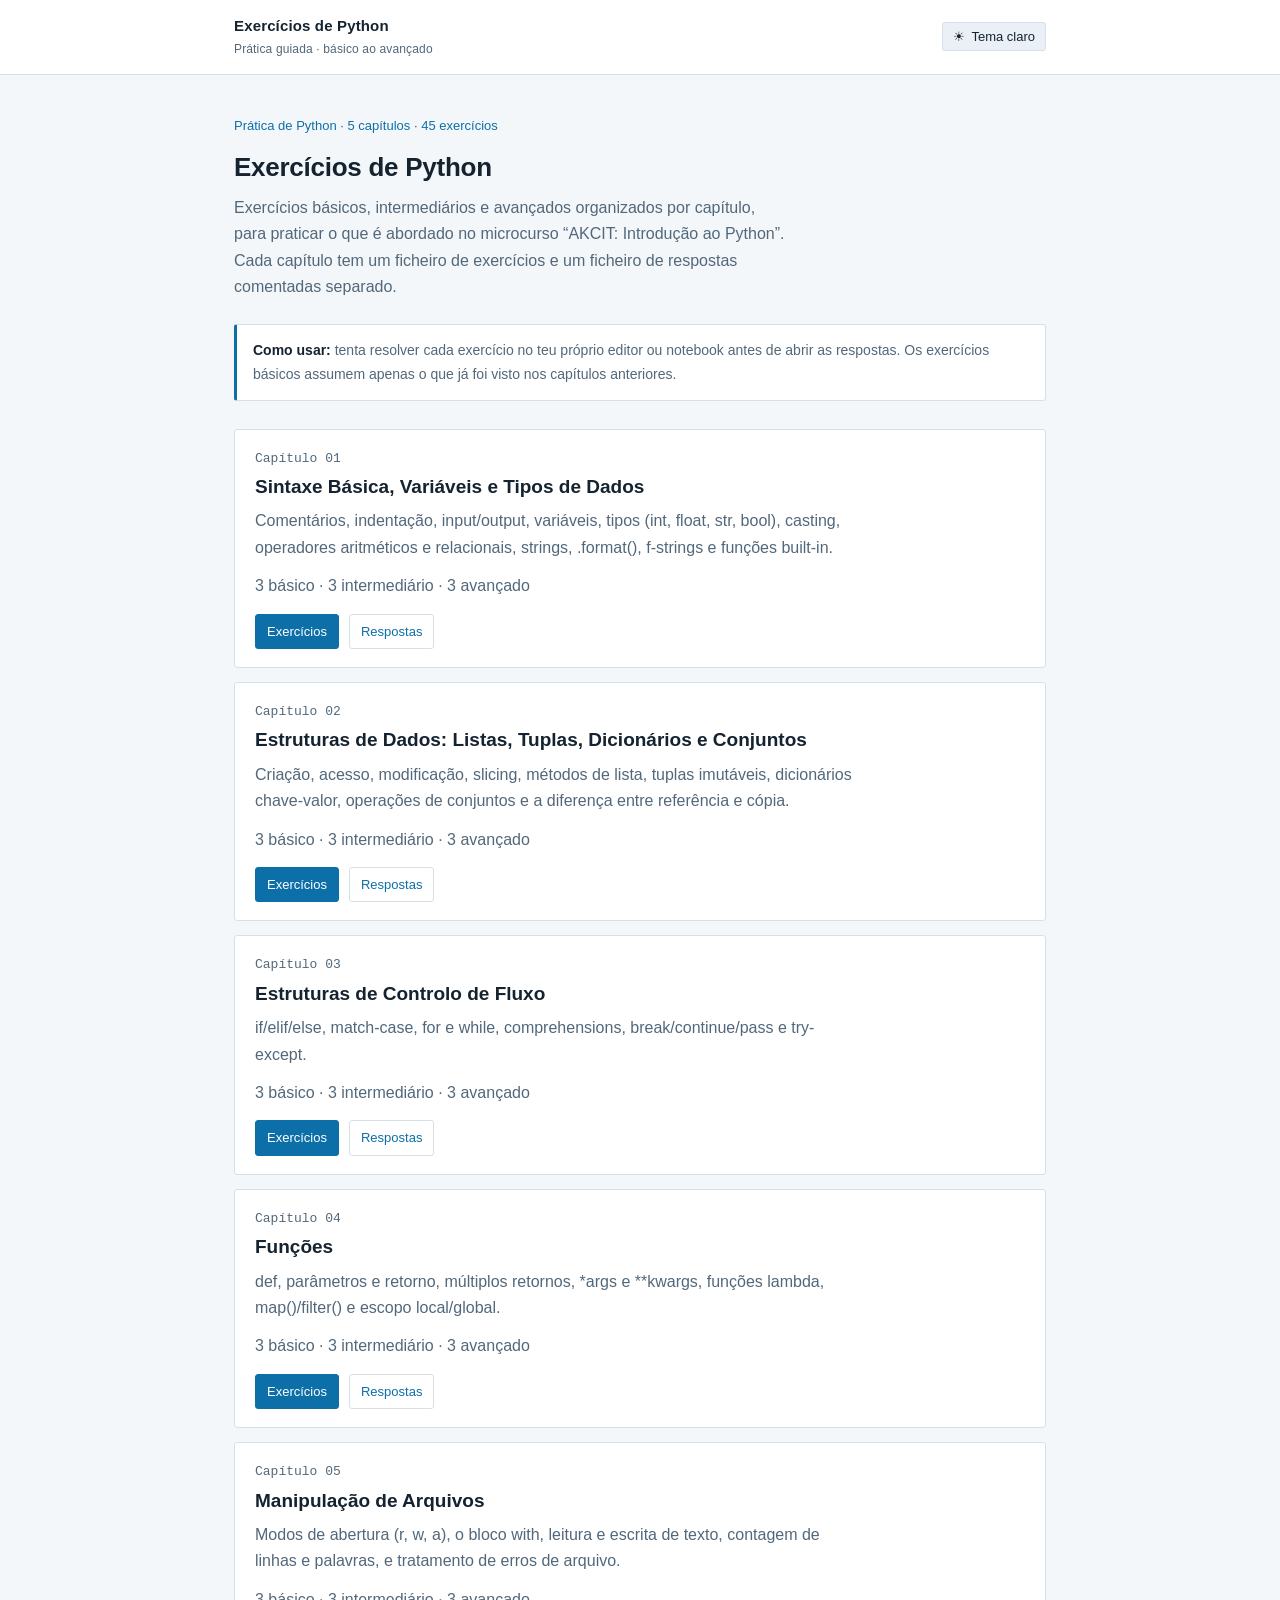
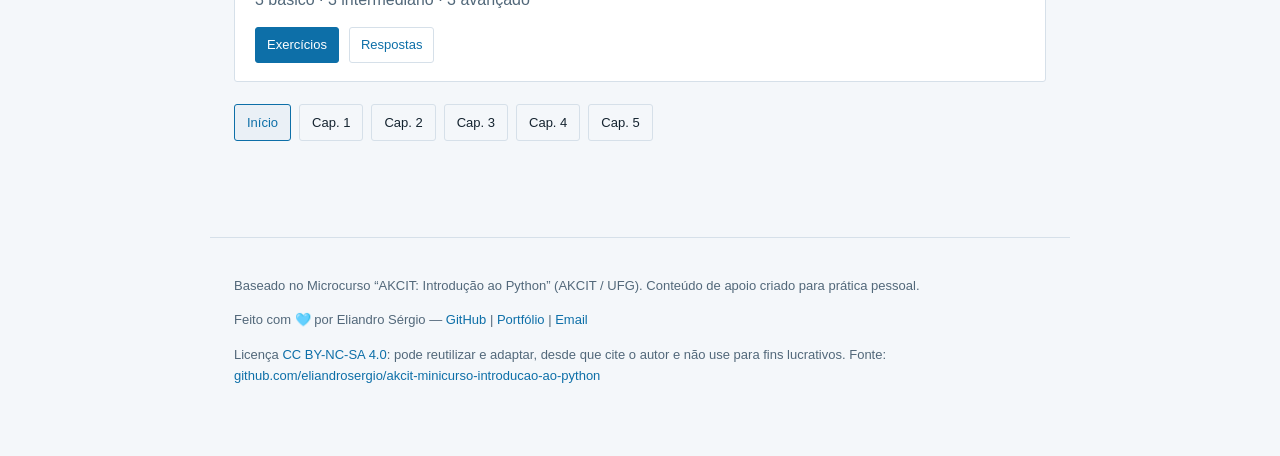
<file: my/web/exercicios-python/index.html>
<!DOCTYPE html>
<html lang="pt" data-theme="dark">
<head>
<meta charset="UTF-8">
<meta name="viewport" content="width=device-width, initial-scale=1.0">
<title>Exercícios de Python — Índice</title>
<link rel="stylesheet" href="assets/style.css">
</head>
<body>
<header class="topbar">
  <div class="topbar-inner">
    <div class="brand">
      <a href="index.html">Exercícios de Python</a>
      <small>Prática guiada · básico ao avançado</small>
    </div>
    <button class="toggle" type="button" data-theme-toggle>
      <span data-theme-icon>&#9789;</span>
      <span data-theme-label>Tema escuro</span>
    </button>
  </div>
</header>
<main>
<p class="page-kicker">Prática de Python &middot; 5 capítulos &middot; 45 exercícios</p>
<h1>Exercícios de Python</h1>
<p class="page-lede">
  Exercícios básicos, intermediários e avançados organizados por capítulo, para praticar o
  que é abordado no microcurso &ldquo;AKCIT:
  Introdução ao Python&rdquo;. Cada capítulo tem um ficheiro de exercícios e um ficheiro de
  respostas comentadas separado.
</p>
<div class="notice">
  <strong>Como usar:</strong> tenta resolver cada exercício no teu próprio editor ou notebook
  antes de abrir as respostas. Os exercícios básicos assumem apenas o que já foi visto nos
  capítulos anteriores.
</div>
<div class="chapter-list">
<article class="chapter-card">
  <div class="num">Capítulo 01</div>
  <h2>Sintaxe Básica, Variáveis e Tipos de Dados</h2>
  <p>Comentários, indentação, input/output, variáveis, tipos (int, float, str, bool), casting, operadores aritméticos e relacionais, strings, .format(), f-strings e funções built-in.</p>
  <p class="page-lede" style="margin-bottom:14px;">
    3 básico &middot; 3 intermediário &middot; 3 avançado
  </p>
  <div class="links">
    <a class="primary" href="capitulo_001_exercicios.html">Exercícios</a>
    <a href="capitulo_001_respostas.html">Respostas</a>
  </div>
</article><article class="chapter-card">
  <div class="num">Capítulo 02</div>
  <h2>Estruturas de Dados: Listas, Tuplas, Dicionários e Conjuntos</h2>
  <p>Criação, acesso, modificação, slicing, métodos de lista, tuplas imutáveis, dicionários chave-valor, operações de conjuntos e a diferença entre referência e cópia.</p>
  <p class="page-lede" style="margin-bottom:14px;">
    3 básico &middot; 3 intermediário &middot; 3 avançado
  </p>
  <div class="links">
    <a class="primary" href="capitulo_002_exercicios.html">Exercícios</a>
    <a href="capitulo_002_respostas.html">Respostas</a>
  </div>
</article><article class="chapter-card">
  <div class="num">Capítulo 03</div>
  <h2>Estruturas de Controlo de Fluxo</h2>
  <p>if/elif/else, match-case, for e while, comprehensions, break/continue/pass e try-except.</p>
  <p class="page-lede" style="margin-bottom:14px;">
    3 básico &middot; 3 intermediário &middot; 3 avançado
  </p>
  <div class="links">
    <a class="primary" href="capitulo_003_exercicios.html">Exercícios</a>
    <a href="capitulo_003_respostas.html">Respostas</a>
  </div>
</article><article class="chapter-card">
  <div class="num">Capítulo 04</div>
  <h2>Funções</h2>
  <p>def, parâmetros e retorno, múltiplos retornos, *args e **kwargs, funções lambda, map()/filter() e escopo local/global.</p>
  <p class="page-lede" style="margin-bottom:14px;">
    3 básico &middot; 3 intermediário &middot; 3 avançado
  </p>
  <div class="links">
    <a class="primary" href="capitulo_004_exercicios.html">Exercícios</a>
    <a href="capitulo_004_respostas.html">Respostas</a>
  </div>
</article><article class="chapter-card">
  <div class="num">Capítulo 05</div>
  <h2>Manipulação de Arquivos</h2>
  <p>Modos de abertura (r, w, a), o bloco with, leitura e escrita de texto, contagem de linhas e palavras, e tratamento de erros de arquivo.</p>
  <p class="page-lede" style="margin-bottom:14px;">
    3 básico &middot; 3 intermediário &middot; 3 avançado
  </p>
  <div class="links">
    <a class="primary" href="capitulo_005_exercicios.html">Exercícios</a>
    <a href="capitulo_005_respostas.html">Respostas</a>
  </div>
</article>
</div>

<nav class="chapter-nav" aria-label="Capítulos">
<a href="index.html" class="current">Início</a>
<a href="capitulo_001_exercicios.html">Cap. 1</a>
<a href="capitulo_002_exercicios.html">Cap. 2</a>
<a href="capitulo_003_exercicios.html">Cap. 3</a>
<a href="capitulo_004_exercicios.html">Cap. 4</a>
<a href="capitulo_005_exercicios.html">Cap. 5</a>
</nav>
</main>
<footer>
  <p>Baseado no Microcurso &ldquo;AKCIT: Introdução ao Python&rdquo; (AKCIT / UFG). Conteúdo de apoio criado para prática pessoal.</p>
  <p>
    Feito com 🩵️ por Eliandro Sérgio &mdash;
    <a href="https://github.com/eliandrosergio">GitHub</a> |
    <a href="https://eliandro.ngolabyte.ao">Portfólio</a> |
    <a href="mailto:eliandrosergio42@gmail.com">Email</a>
  </p>
  <p>
    Licença <a href="https://creativecommons.org/licenses/by-nc-sa/4.0/deed.pt-br">CC BY-NC-SA 4.0</a>: pode reutilizar e adaptar, desde que cite o autor e não use para fins lucrativos. Fonte:
    <a href="https://github.com/eliandrosergio/akcit-minicurso-introducao-ao-python">github.com/eliandrosergio/akcit-minicurso-introducao-ao-python</a>
  </p>
</footer>
<script src="assets/theme.js"></script>
</body>
</html>
</file>
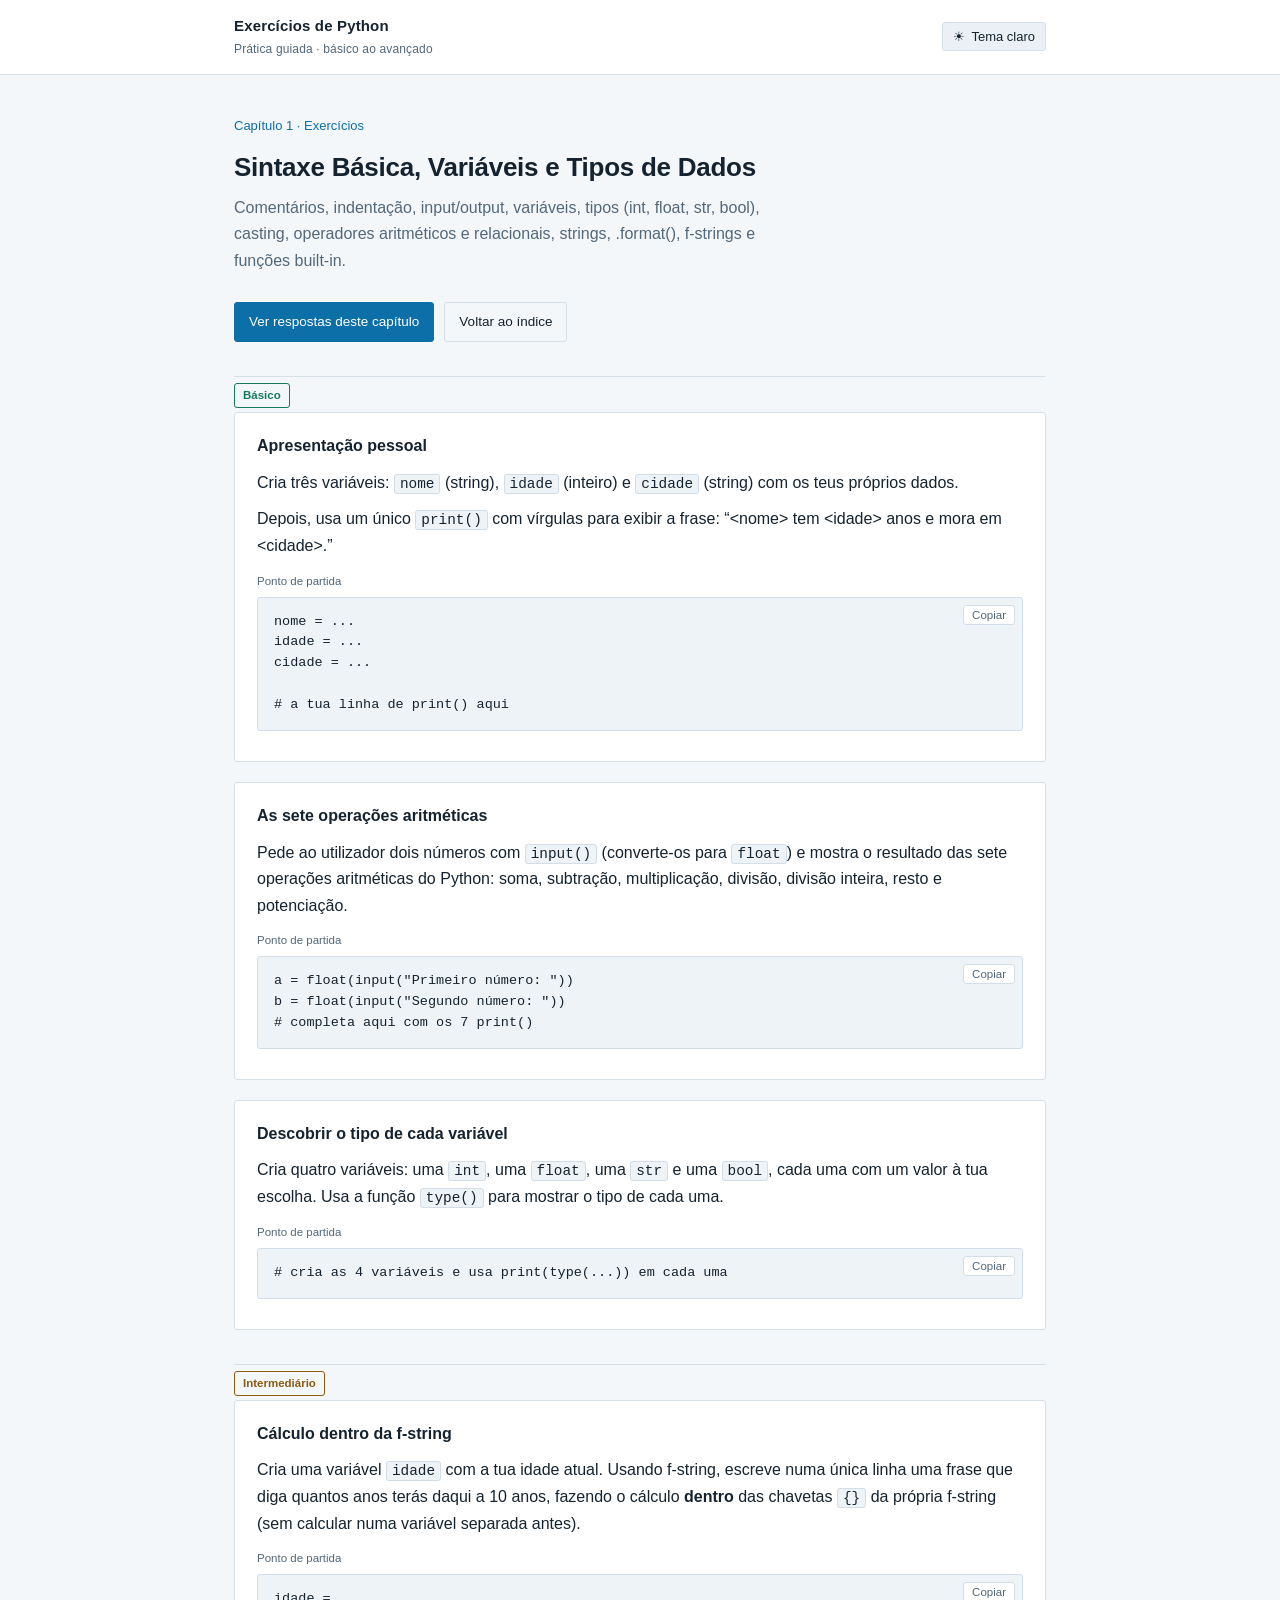
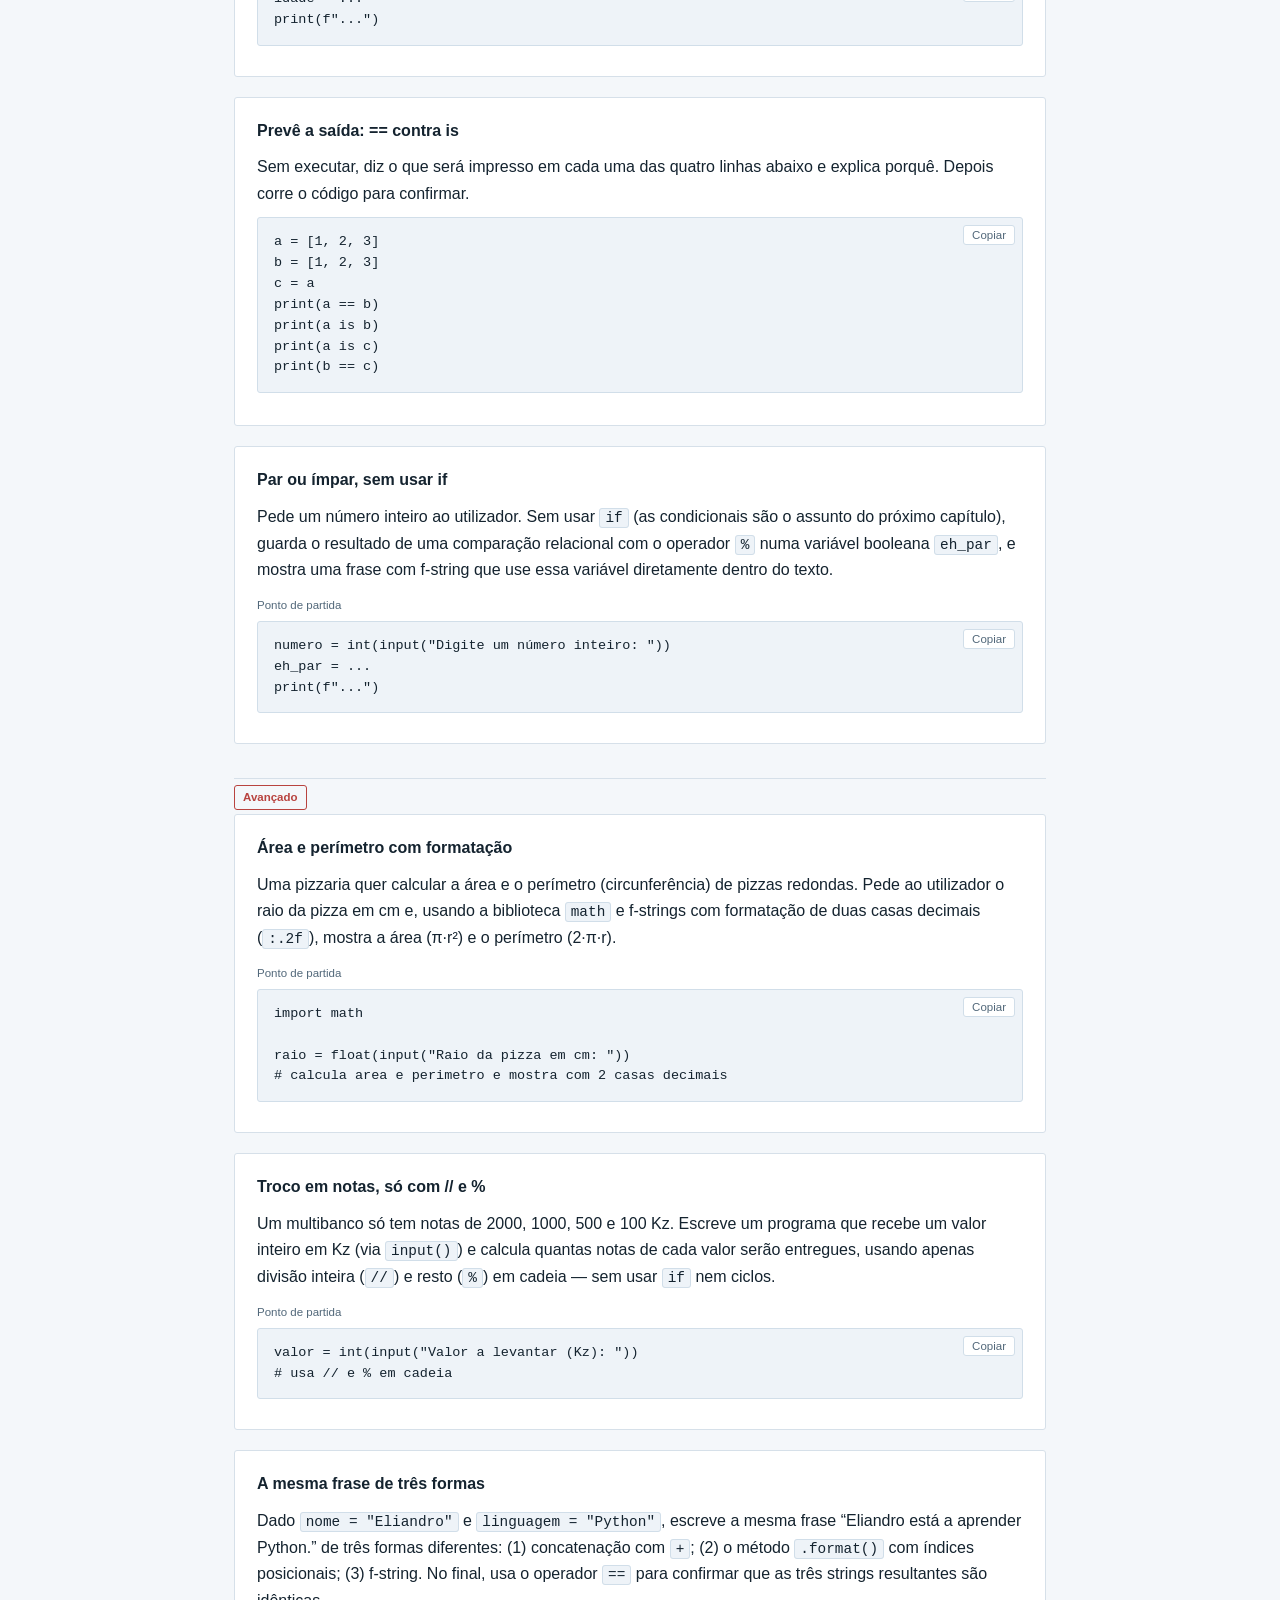
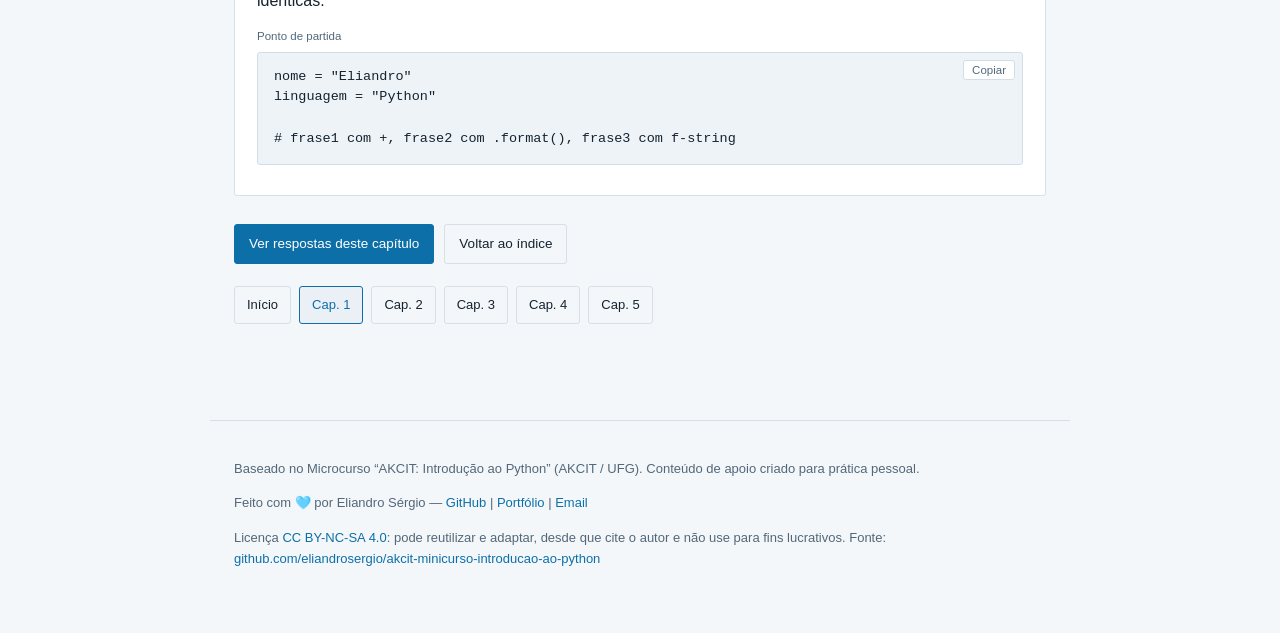
<file: my/web/exercicios-python/capitulo_001_exercicios.html>
<!DOCTYPE html>
<html lang="pt" data-theme="dark">
<head>
<meta charset="UTF-8">
<meta name="viewport" content="width=device-width, initial-scale=1.0">
<title>Capítulo 1 — Exercícios — Sintaxe Básica, Variáveis e Tipos de Dados</title>
<link rel="stylesheet" href="assets/style.css">
</head>
<body>
<header class="topbar">
  <div class="topbar-inner">
    <div class="brand">
      <a href="index.html">Exercícios de Python</a>
      <small>Prática guiada · básico ao avançado</small>
    </div>
    <button class="toggle" type="button" data-theme-toggle>
      <span data-theme-icon>&#9789;</span>
      <span data-theme-label>Tema escuro</span>
    </button>
  </div>
</header>
<main>
<p class="page-kicker">Capítulo 1 &middot; Exercícios</p>
<h1>Sintaxe Básica, Variáveis e Tipos de Dados</h1>
<p class="page-lede">Comentários, indentação, input/output, variáveis, tipos (int, float, str, bool), casting, operadores aritméticos e relacionais, strings, .format(), f-strings e funções built-in.</p>
<div class="page-actions">
  <a class="primary" href="capitulo_001_respostas.html">Ver respostas deste capítulo</a>
  <a href="index.html">Voltar ao índice</a>
</div>
<div class="level-section">
  <h2><span class="level level-basico">Básico</span></h2>
  <article class="exercise" id="ex-1">
  <div class="exercise-head">
    <h3>Apresentação pessoal</h3>
  </div>
  <div class="statement">
    <p>Cria três variáveis: <code>nome</code> (string), <code>idade</code> (inteiro) e
                <code>cidade</code> (string) com os teus próprios dados.</p>
<p>Depois, usa um único <code>print()</code> com vírgulas para exibir a frase:
                &ldquo;&lt;nome&gt; tem &lt;idade&gt; anos e mora em &lt;cidade&gt;.&rdquo;</p>
  </div>
  <p class="solution-label">Ponto de partida</p><div class="code-block"><pre><code>nome = ...
idade = ...
cidade = ...

# a tua linha de print() aqui</code></pre><button class="copy-btn" type="button">Copiar</button></div>
</article>

<article class="exercise" id="ex-2">
  <div class="exercise-head">
    <h3>As sete operações aritméticas</h3>
  </div>
  <div class="statement">
    <p>Pede ao utilizador dois números com <code>input()</code> (converte-os para
                <code>float</code>) e mostra o resultado das sete operações aritméticas do Python:
                soma, subtração, multiplicação, divisão, divisão inteira, resto e potenciação.</p>
  </div>
  <p class="solution-label">Ponto de partida</p><div class="code-block"><pre><code>a = float(input("Primeiro número: "))
b = float(input("Segundo número: "))
# completa aqui com os 7 print()</code></pre><button class="copy-btn" type="button">Copiar</button></div>
</article>

<article class="exercise" id="ex-3">
  <div class="exercise-head">
    <h3>Descobrir o tipo de cada variável</h3>
  </div>
  <div class="statement">
    <p>Cria quatro variáveis: uma <code>int</code>, uma <code>float</code>, uma
                <code>str</code> e uma <code>bool</code>, cada uma com um valor à tua escolha.
                Usa a função <code>type()</code> para mostrar o tipo de cada uma.</p>
  </div>
  <p class="solution-label">Ponto de partida</p><div class="code-block"><pre><code># cria as 4 variáveis e usa print(type(...)) em cada uma</code></pre><button class="copy-btn" type="button">Copiar</button></div>
</article>

</div><div class="level-section">
  <h2><span class="level level-intermediario">Intermediário</span></h2>
  <article class="exercise" id="ex-1">
  <div class="exercise-head">
    <h3>Cálculo dentro da f-string</h3>
  </div>
  <div class="statement">
    <p>Cria uma variável <code>idade</code> com a tua idade atual. Usando f-string,
                escreve numa única linha uma frase que diga quantos anos terás daqui a 10 anos,
                fazendo o cálculo <strong>dentro</strong> das chavetas <code>{}</code> da própria
                f-string (sem calcular numa variável separada antes).</p>
  </div>
  <p class="solution-label">Ponto de partida</p><div class="code-block"><pre><code>idade = ...
print(f"...")</code></pre><button class="copy-btn" type="button">Copiar</button></div>
</article>

<article class="exercise" id="ex-2">
  <div class="exercise-head">
    <h3>Prevê a saída: == contra is</h3>
  </div>
  <div class="statement">
    <p>Sem executar, diz o que será impresso em cada uma das quatro linhas abaixo
                e explica porquê. Depois corre o código para confirmar.</p><div class="code-block"><pre><code>a = [1, 2, 3]
b = [1, 2, 3]
c = a
print(a == b)
print(a is b)
print(a is c)
print(b == c)</code></pre><button class="copy-btn" type="button">Copiar</button></div>
  </div>
  
</article>

<article class="exercise" id="ex-3">
  <div class="exercise-head">
    <h3>Par ou ímpar, sem usar if</h3>
  </div>
  <div class="statement">
    <p>Pede um número inteiro ao utilizador. Sem usar <code>if</code> (as
                condicionais são o assunto do próximo capítulo), guarda o resultado de uma
                comparação relacional com o operador <code>%</code> numa variável booleana
                <code>eh_par</code>, e mostra uma frase com f-string que use essa variável
                diretamente dentro do texto.</p>
  </div>
  <p class="solution-label">Ponto de partida</p><div class="code-block"><pre><code>numero = int(input("Digite um número inteiro: "))
eh_par = ...
print(f"...")</code></pre><button class="copy-btn" type="button">Copiar</button></div>
</article>

</div><div class="level-section">
  <h2><span class="level level-avancado">Avançado</span></h2>
  <article class="exercise" id="ex-1">
  <div class="exercise-head">
    <h3>Área e perímetro com formatação</h3>
  </div>
  <div class="statement">
    <p>Uma pizzaria quer calcular a área e o perímetro (circunferência) de pizzas
                redondas. Pede ao utilizador o raio da pizza em cm e, usando a biblioteca
                <code>math</code> e f-strings com formatação de duas casas decimais
                (<code>:.2f</code>), mostra a área (&pi;&middot;r&sup2;) e o perímetro
                (2&middot;&pi;&middot;r).</p>
  </div>
  <p class="solution-label">Ponto de partida</p><div class="code-block"><pre><code>import math

raio = float(input("Raio da pizza em cm: "))
# calcula area e perimetro e mostra com 2 casas decimais</code></pre><button class="copy-btn" type="button">Copiar</button></div>
</article>

<article class="exercise" id="ex-2">
  <div class="exercise-head">
    <h3>Troco em notas, só com // e %</h3>
  </div>
  <div class="statement">
    <p>Um multibanco só tem notas de 2000, 1000, 500 e 100 Kz. Escreve um programa
                que recebe um valor inteiro em Kz (via <code>input()</code>) e calcula quantas
                notas de cada valor serão entregues, usando apenas divisão inteira
                (<code>//</code>) e resto (<code>%</code>) em cadeia &mdash; sem usar
                <code>if</code> nem ciclos.</p>
  </div>
  <p class="solution-label">Ponto de partida</p><div class="code-block"><pre><code>valor = int(input("Valor a levantar (Kz): "))
# usa // e % em cadeia</code></pre><button class="copy-btn" type="button">Copiar</button></div>
</article>

<article class="exercise" id="ex-3">
  <div class="exercise-head">
    <h3>A mesma frase de três formas</h3>
  </div>
  <div class="statement">
    <p>Dado <code>nome = "Eliandro"</code> e <code>linguagem = "Python"</code>,
                escreve a mesma frase &ldquo;Eliandro está a aprender Python.&rdquo; de três
                formas diferentes: (1) concatenação com <code>+</code>; (2) o método
                <code>.format()</code> com índices posicionais; (3) f-string. No final, usa o
                operador <code>==</code> para confirmar que as três strings resultantes são
                idênticas.</p>
  </div>
  <p class="solution-label">Ponto de partida</p><div class="code-block"><pre><code>nome = "Eliandro"
linguagem = "Python"

# frase1 com +, frase2 com .format(), frase3 com f-string</code></pre><button class="copy-btn" type="button">Copiar</button></div>
</article>

</div>
<div class="page-actions">
  <a class="primary" href="capitulo_001_respostas.html">Ver respostas deste capítulo</a>
  <a href="index.html">Voltar ao índice</a>
</div>

<nav class="chapter-nav" aria-label="Capítulos">
<a href="index.html">Início</a>
<a href="capitulo_001_exercicios.html" class="current">Cap. 1</a>
<a href="capitulo_002_exercicios.html">Cap. 2</a>
<a href="capitulo_003_exercicios.html">Cap. 3</a>
<a href="capitulo_004_exercicios.html">Cap. 4</a>
<a href="capitulo_005_exercicios.html">Cap. 5</a>
</nav>
</main>
<footer>
  <p>Baseado no Microcurso &ldquo;AKCIT: Introdução ao Python&rdquo; (AKCIT / UFG). Conteúdo de apoio criado para prática pessoal.</p>
  <p>
    Feito com 🩵️ por Eliandro Sérgio &mdash;
    <a href="https://github.com/eliandrosergio">GitHub</a> |
    <a href="https://eliandro.ngolabyte.ao">Portfólio</a> |
    <a href="mailto:eliandrosergio42@gmail.com">Email</a>
  </p>
  <p>
    Licença <a href="https://creativecommons.org/licenses/by-nc-sa/4.0/deed.pt-br">CC BY-NC-SA 4.0</a>: pode reutilizar e adaptar, desde que cite o autor e não use para fins lucrativos. Fonte:
    <a href="https://github.com/eliandrosergio/akcit-minicurso-introducao-ao-python">github.com/eliandrosergio/akcit-minicurso-introducao-ao-python</a>
  </p>
</footer>
<script src="assets/theme.js"></script>
</body>
</html>
</file>
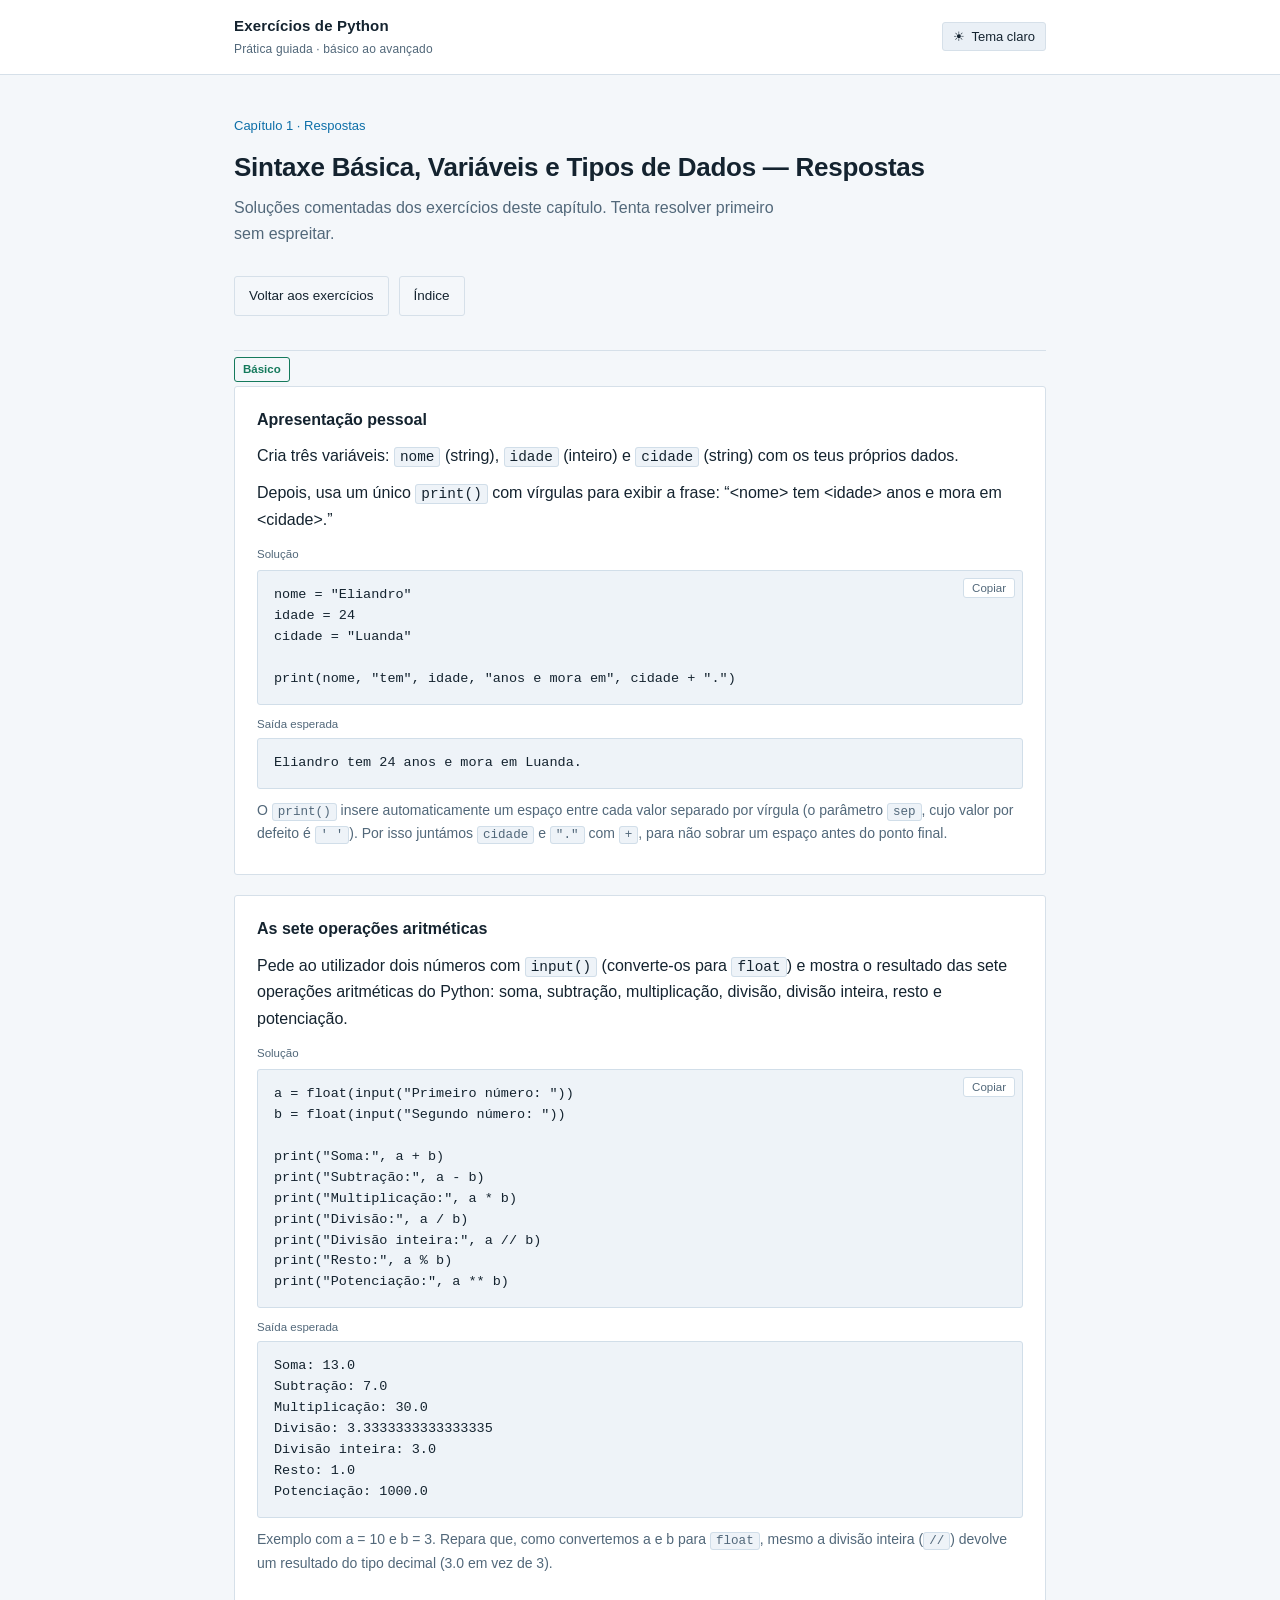
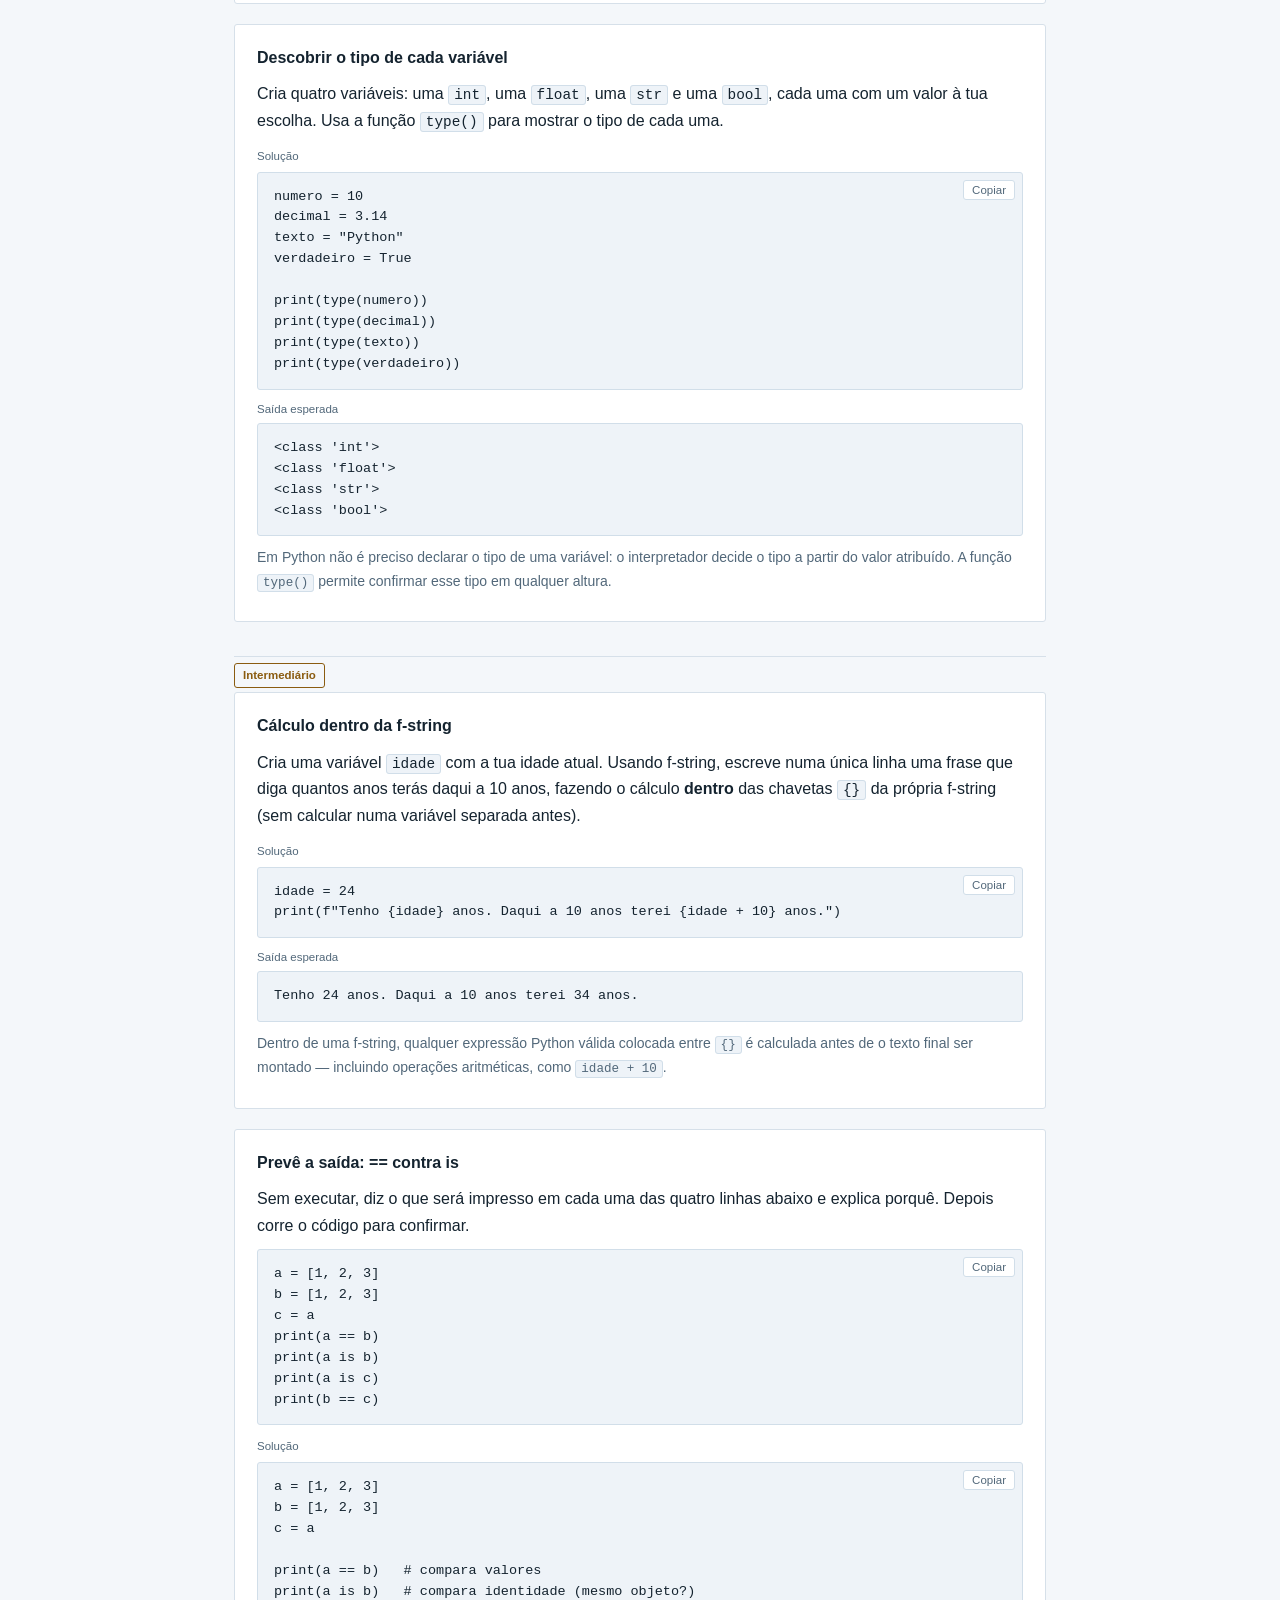
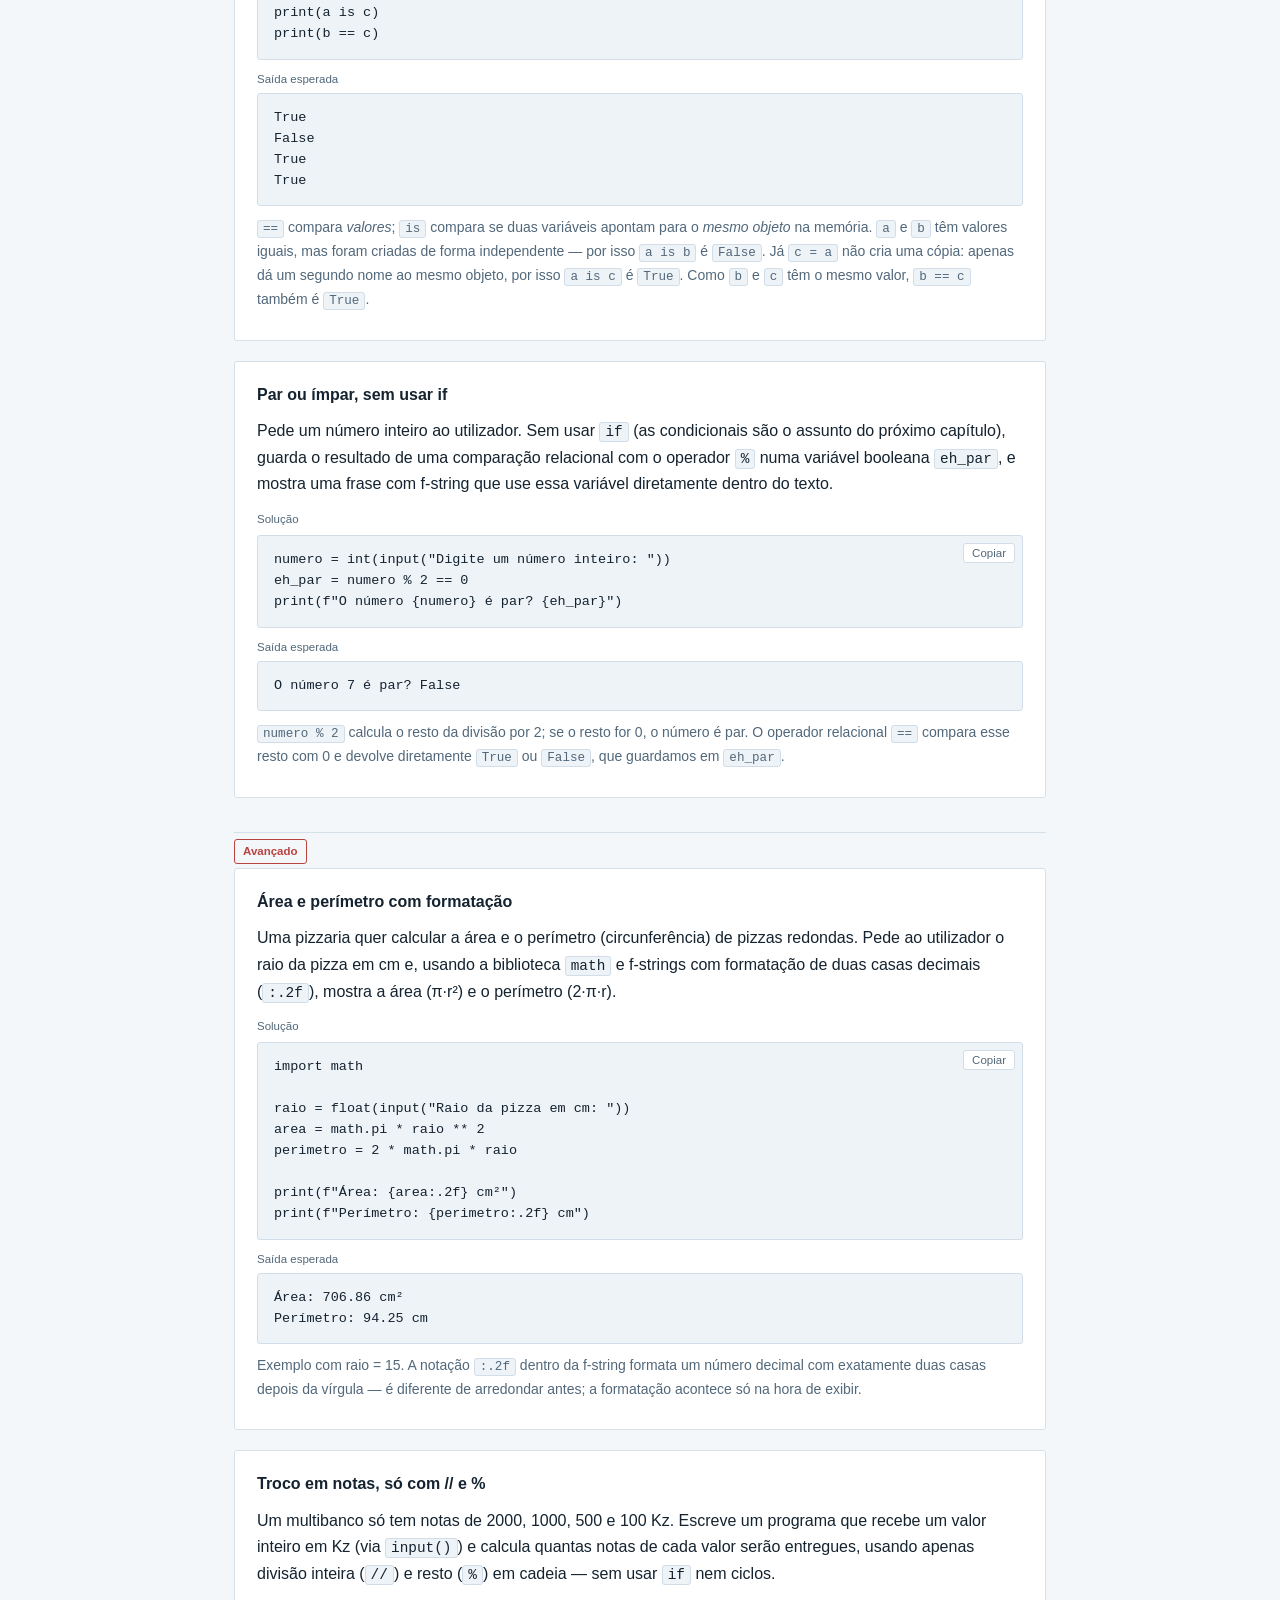
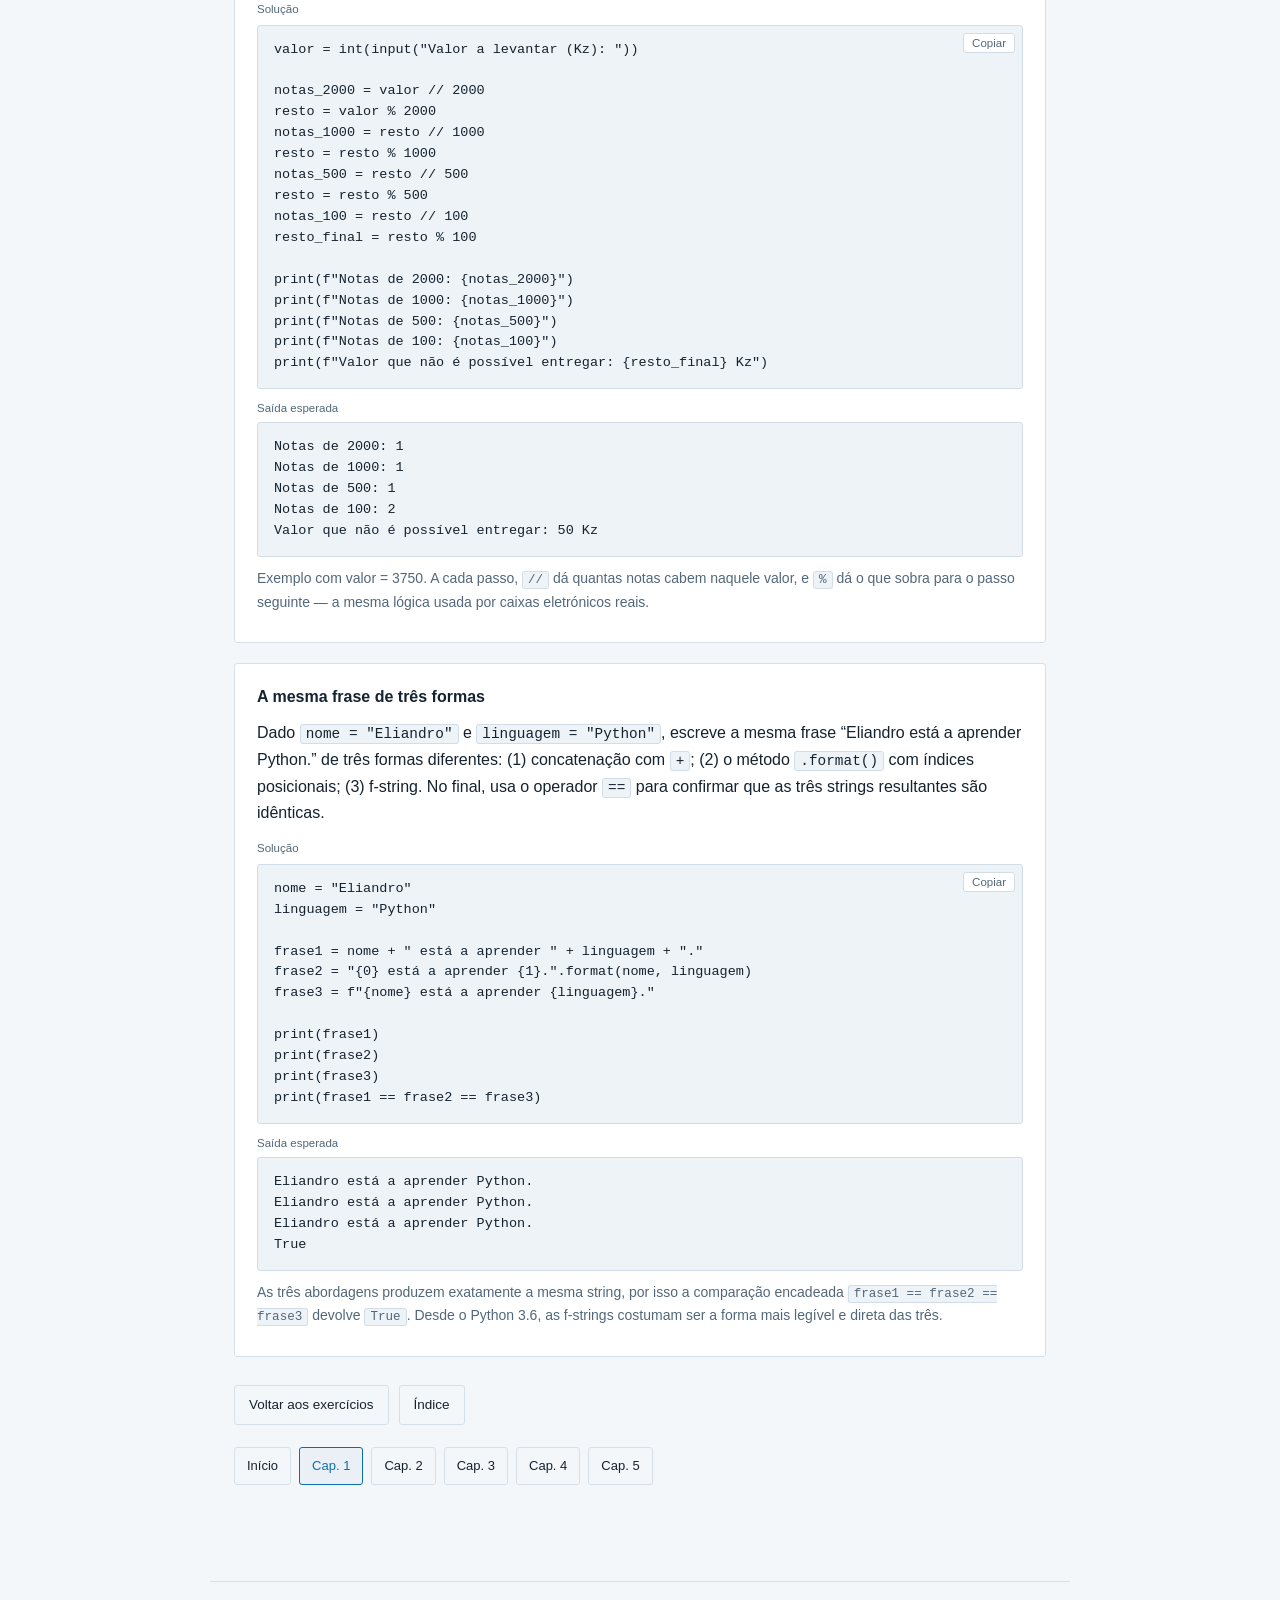
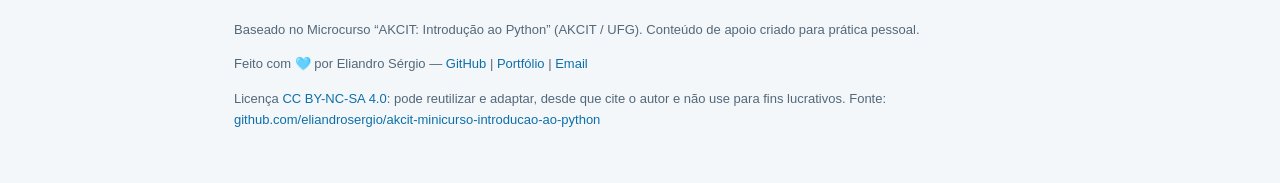
<file: my/web/exercicios-python/capitulo_001_respostas.html>
<!DOCTYPE html>
<html lang="pt" data-theme="dark">
<head>
<meta charset="UTF-8">
<meta name="viewport" content="width=device-width, initial-scale=1.0">
<title>Capítulo 1 — Respostas — Sintaxe Básica, Variáveis e Tipos de Dados</title>
<link rel="stylesheet" href="assets/style.css">
</head>
<body>
<header class="topbar">
  <div class="topbar-inner">
    <div class="brand">
      <a href="index.html">Exercícios de Python</a>
      <small>Prática guiada · básico ao avançado</small>
    </div>
    <button class="toggle" type="button" data-theme-toggle>
      <span data-theme-icon>&#9789;</span>
      <span data-theme-label>Tema escuro</span>
    </button>
  </div>
</header>
<main>
<p class="page-kicker">Capítulo 1 &middot; Respostas</p>
<h1>Sintaxe Básica, Variáveis e Tipos de Dados &mdash; Respostas</h1>
<p class="page-lede">Soluções comentadas dos exercícios deste capítulo. Tenta resolver primeiro sem espreitar.</p>
<div class="page-actions">
  <a href="capitulo_001_exercicios.html">Voltar aos exercícios</a>
  <a href="index.html">Índice</a>
</div>
<div class="level-section">
  <h2><span class="level level-basico">Básico</span></h2>
  <article class="exercise" id="ex-1">
  <div class="exercise-head">
    <h3>Apresentação pessoal</h3>
  </div>
  <div class="statement">
    <p>Cria três variáveis: <code>nome</code> (string), <code>idade</code> (inteiro) e
                <code>cidade</code> (string) com os teus próprios dados.</p>
<p>Depois, usa um único <code>print()</code> com vírgulas para exibir a frase:
                &ldquo;&lt;nome&gt; tem &lt;idade&gt; anos e mora em &lt;cidade&gt;.&rdquo;</p>
  </div>
  <p class="solution-label">Solução</p><div class="code-block"><pre><code>nome = "Eliandro"
idade = 24
cidade = "Luanda"

print(nome, "tem", idade, "anos e mora em", cidade + ".")</code></pre><button class="copy-btn" type="button">Copiar</button></div>
  <p class="output-label">Saída esperada</p><div class="code-block"><pre><code>Eliandro tem 24 anos e mora em Luanda.</code></pre></div>
  <div class="explanation"><p>O <code>print()</code> insere automaticamente um espaço entre cada valor
                separado por vírgula (o parâmetro <code>sep</code>, cujo valor por defeito é
                <code>' '</code>). Por isso juntámos <code>cidade</code> e <code>"."</code> com
                <code>+</code>, para não sobrar um espaço antes do ponto final.</p></div>
</article>

<article class="exercise" id="ex-2">
  <div class="exercise-head">
    <h3>As sete operações aritméticas</h3>
  </div>
  <div class="statement">
    <p>Pede ao utilizador dois números com <code>input()</code> (converte-os para
                <code>float</code>) e mostra o resultado das sete operações aritméticas do Python:
                soma, subtração, multiplicação, divisão, divisão inteira, resto e potenciação.</p>
  </div>
  <p class="solution-label">Solução</p><div class="code-block"><pre><code>a = float(input("Primeiro número: "))
b = float(input("Segundo número: "))

print("Soma:", a + b)
print("Subtração:", a - b)
print("Multiplicação:", a * b)
print("Divisão:", a / b)
print("Divisão inteira:", a // b)
print("Resto:", a % b)
print("Potenciação:", a ** b)</code></pre><button class="copy-btn" type="button">Copiar</button></div>
  <p class="output-label">Saída esperada</p><div class="code-block"><pre><code>Soma: 13.0
Subtração: 7.0
Multiplicação: 30.0
Divisão: 3.3333333333333335
Divisão inteira: 3.0
Resto: 1.0
Potenciação: 1000.0</code></pre></div>
  <div class="explanation"><p>Exemplo com a = 10 e b = 3. Repara que, como convertemos a e b para
                <code>float</code>, mesmo a divisão inteira (<code>//</code>) devolve um
                resultado do tipo decimal (3.0 em vez de 3).</p></div>
</article>

<article class="exercise" id="ex-3">
  <div class="exercise-head">
    <h3>Descobrir o tipo de cada variável</h3>
  </div>
  <div class="statement">
    <p>Cria quatro variáveis: uma <code>int</code>, uma <code>float</code>, uma
                <code>str</code> e uma <code>bool</code>, cada uma com um valor à tua escolha.
                Usa a função <code>type()</code> para mostrar o tipo de cada uma.</p>
  </div>
  <p class="solution-label">Solução</p><div class="code-block"><pre><code>numero = 10
decimal = 3.14
texto = "Python"
verdadeiro = True

print(type(numero))
print(type(decimal))
print(type(texto))
print(type(verdadeiro))</code></pre><button class="copy-btn" type="button">Copiar</button></div>
  <p class="output-label">Saída esperada</p><div class="code-block"><pre><code>&lt;class 'int'&gt;
&lt;class 'float'&gt;
&lt;class 'str'&gt;
&lt;class 'bool'&gt;</code></pre></div>
  <div class="explanation"><p>Em Python não é preciso declarar o tipo de uma variável: o interpretador
                decide o tipo a partir do valor atribuído. A função <code>type()</code>
                permite confirmar esse tipo em qualquer altura.</p></div>
</article>

</div><div class="level-section">
  <h2><span class="level level-intermediario">Intermediário</span></h2>
  <article class="exercise" id="ex-1">
  <div class="exercise-head">
    <h3>Cálculo dentro da f-string</h3>
  </div>
  <div class="statement">
    <p>Cria uma variável <code>idade</code> com a tua idade atual. Usando f-string,
                escreve numa única linha uma frase que diga quantos anos terás daqui a 10 anos,
                fazendo o cálculo <strong>dentro</strong> das chavetas <code>{}</code> da própria
                f-string (sem calcular numa variável separada antes).</p>
  </div>
  <p class="solution-label">Solução</p><div class="code-block"><pre><code>idade = 24
print(f"Tenho {idade} anos. Daqui a 10 anos terei {idade + 10} anos.")</code></pre><button class="copy-btn" type="button">Copiar</button></div>
  <p class="output-label">Saída esperada</p><div class="code-block"><pre><code>Tenho 24 anos. Daqui a 10 anos terei 34 anos.</code></pre></div>
  <div class="explanation"><p>Dentro de uma f-string, qualquer expressão Python válida colocada entre
                <code>{}</code> é calculada antes de o texto final ser montado — incluindo
                operações aritméticas, como <code>idade + 10</code>.</p></div>
</article>

<article class="exercise" id="ex-2">
  <div class="exercise-head">
    <h3>Prevê a saída: == contra is</h3>
  </div>
  <div class="statement">
    <p>Sem executar, diz o que será impresso em cada uma das quatro linhas abaixo
                e explica porquê. Depois corre o código para confirmar.</p><div class="code-block"><pre><code>a = [1, 2, 3]
b = [1, 2, 3]
c = a
print(a == b)
print(a is b)
print(a is c)
print(b == c)</code></pre><button class="copy-btn" type="button">Copiar</button></div>
  </div>
  <p class="solution-label">Solução</p><div class="code-block"><pre><code>a = [1, 2, 3]
b = [1, 2, 3]
c = a

print(a == b)   # compara valores
print(a is b)   # compara identidade (mesmo objeto?)
print(a is c)
print(b == c)</code></pre><button class="copy-btn" type="button">Copiar</button></div>
  <p class="output-label">Saída esperada</p><div class="code-block"><pre><code>True
False
True
True</code></pre></div>
  <div class="explanation"><p><code>==</code> compara <em>valores</em>; <code>is</code> compara se duas
                variáveis apontam para o <em>mesmo objeto</em> na memória. <code>a</code> e
                <code>b</code> têm valores iguais, mas foram criadas de forma independente
                &mdash; por isso <code>a is b</code> é <code>False</code>. Já <code>c = a</code>
                não cria uma cópia: apenas dá um segundo nome ao mesmo objeto, por isso
                <code>a is c</code> é <code>True</code>. Como <code>b</code> e <code>c</code>
                têm o mesmo valor, <code>b == c</code> também é <code>True</code>.</p></div>
</article>

<article class="exercise" id="ex-3">
  <div class="exercise-head">
    <h3>Par ou ímpar, sem usar if</h3>
  </div>
  <div class="statement">
    <p>Pede um número inteiro ao utilizador. Sem usar <code>if</code> (as
                condicionais são o assunto do próximo capítulo), guarda o resultado de uma
                comparação relacional com o operador <code>%</code> numa variável booleana
                <code>eh_par</code>, e mostra uma frase com f-string que use essa variável
                diretamente dentro do texto.</p>
  </div>
  <p class="solution-label">Solução</p><div class="code-block"><pre><code>numero = int(input("Digite um número inteiro: "))
eh_par = numero % 2 == 0
print(f"O número {numero} é par? {eh_par}")</code></pre><button class="copy-btn" type="button">Copiar</button></div>
  <p class="output-label">Saída esperada</p><div class="code-block"><pre><code>O número 7 é par? False</code></pre></div>
  <div class="explanation"><p><code>numero % 2</code> calcula o resto da divisão por 2; se o resto for
                0, o número é par. O operador relacional <code>==</code> compara esse resto
                com 0 e devolve diretamente <code>True</code> ou <code>False</code>, que
                guardamos em <code>eh_par</code>.</p></div>
</article>

</div><div class="level-section">
  <h2><span class="level level-avancado">Avançado</span></h2>
  <article class="exercise" id="ex-1">
  <div class="exercise-head">
    <h3>Área e perímetro com formatação</h3>
  </div>
  <div class="statement">
    <p>Uma pizzaria quer calcular a área e o perímetro (circunferência) de pizzas
                redondas. Pede ao utilizador o raio da pizza em cm e, usando a biblioteca
                <code>math</code> e f-strings com formatação de duas casas decimais
                (<code>:.2f</code>), mostra a área (&pi;&middot;r&sup2;) e o perímetro
                (2&middot;&pi;&middot;r).</p>
  </div>
  <p class="solution-label">Solução</p><div class="code-block"><pre><code>import math

raio = float(input("Raio da pizza em cm: "))
area = math.pi * raio ** 2
perimetro = 2 * math.pi * raio

print(f"Área: {area:.2f} cm²")
print(f"Perímetro: {perimetro:.2f} cm")</code></pre><button class="copy-btn" type="button">Copiar</button></div>
  <p class="output-label">Saída esperada</p><div class="code-block"><pre><code>Área: 706.86 cm²
Perímetro: 94.25 cm</code></pre></div>
  <div class="explanation"><p>Exemplo com raio = 15. A notação <code>:.2f</code> dentro da f-string
                formata um número decimal com exatamente duas casas depois da vírgula &mdash;
                é diferente de arredondar antes; a formatação acontece só na hora de exibir.</p></div>
</article>

<article class="exercise" id="ex-2">
  <div class="exercise-head">
    <h3>Troco em notas, só com // e %</h3>
  </div>
  <div class="statement">
    <p>Um multibanco só tem notas de 2000, 1000, 500 e 100 Kz. Escreve um programa
                que recebe um valor inteiro em Kz (via <code>input()</code>) e calcula quantas
                notas de cada valor serão entregues, usando apenas divisão inteira
                (<code>//</code>) e resto (<code>%</code>) em cadeia &mdash; sem usar
                <code>if</code> nem ciclos.</p>
  </div>
  <p class="solution-label">Solução</p><div class="code-block"><pre><code>valor = int(input("Valor a levantar (Kz): "))

notas_2000 = valor // 2000
resto = valor % 2000
notas_1000 = resto // 1000
resto = resto % 1000
notas_500 = resto // 500
resto = resto % 500
notas_100 = resto // 100
resto_final = resto % 100

print(f"Notas de 2000: {notas_2000}")
print(f"Notas de 1000: {notas_1000}")
print(f"Notas de 500: {notas_500}")
print(f"Notas de 100: {notas_100}")
print(f"Valor que não é possível entregar: {resto_final} Kz")</code></pre><button class="copy-btn" type="button">Copiar</button></div>
  <p class="output-label">Saída esperada</p><div class="code-block"><pre><code>Notas de 2000: 1
Notas de 1000: 1
Notas de 500: 1
Notas de 100: 2
Valor que não é possível entregar: 50 Kz</code></pre></div>
  <div class="explanation"><p>Exemplo com valor = 3750. A cada passo, <code>//</code> dá quantas notas
                cabem naquele valor, e <code>%</code> dá o que sobra para o passo seguinte
                &mdash; a mesma lógica usada por caixas eletrónicos reais.</p></div>
</article>

<article class="exercise" id="ex-3">
  <div class="exercise-head">
    <h3>A mesma frase de três formas</h3>
  </div>
  <div class="statement">
    <p>Dado <code>nome = "Eliandro"</code> e <code>linguagem = "Python"</code>,
                escreve a mesma frase &ldquo;Eliandro está a aprender Python.&rdquo; de três
                formas diferentes: (1) concatenação com <code>+</code>; (2) o método
                <code>.format()</code> com índices posicionais; (3) f-string. No final, usa o
                operador <code>==</code> para confirmar que as três strings resultantes são
                idênticas.</p>
  </div>
  <p class="solution-label">Solução</p><div class="code-block"><pre><code>nome = "Eliandro"
linguagem = "Python"

frase1 = nome + " está a aprender " + linguagem + "."
frase2 = "{0} está a aprender {1}.".format(nome, linguagem)
frase3 = f"{nome} está a aprender {linguagem}."

print(frase1)
print(frase2)
print(frase3)
print(frase1 == frase2 == frase3)</code></pre><button class="copy-btn" type="button">Copiar</button></div>
  <p class="output-label">Saída esperada</p><div class="code-block"><pre><code>Eliandro está a aprender Python.
Eliandro está a aprender Python.
Eliandro está a aprender Python.
True</code></pre></div>
  <div class="explanation"><p>As três abordagens produzem exatamente a mesma string, por isso a
                comparação encadeada <code>frase1 == frase2 == frase3</code> devolve
                <code>True</code>. Desde o Python 3.6, as f-strings costumam ser a forma mais
                legível e direta das três.</p></div>
</article>

</div>
<div class="page-actions">
  <a href="capitulo_001_exercicios.html">Voltar aos exercícios</a>
  <a href="index.html">Índice</a>
</div>

<nav class="chapter-nav" aria-label="Capítulos">
<a href="index.html">Início</a>
<a href="capitulo_001_exercicios.html" class="current">Cap. 1</a>
<a href="capitulo_002_exercicios.html">Cap. 2</a>
<a href="capitulo_003_exercicios.html">Cap. 3</a>
<a href="capitulo_004_exercicios.html">Cap. 4</a>
<a href="capitulo_005_exercicios.html">Cap. 5</a>
</nav>
</main>
<footer>
  <p>Baseado no Microcurso &ldquo;AKCIT: Introdução ao Python&rdquo; (AKCIT / UFG). Conteúdo de apoio criado para prática pessoal.</p>
  <p>
    Feito com 🩵️ por Eliandro Sérgio &mdash;
    <a href="https://github.com/eliandrosergio">GitHub</a> |
    <a href="https://eliandro.ngolabyte.ao">Portfólio</a> |
    <a href="mailto:eliandrosergio42@gmail.com">Email</a>
  </p>
  <p>
    Licença <a href="https://creativecommons.org/licenses/by-nc-sa/4.0/deed.pt-br">CC BY-NC-SA 4.0</a>: pode reutilizar e adaptar, desde que cite o autor e não use para fins lucrativos. Fonte:
    <a href="https://github.com/eliandrosergio/akcit-minicurso-introducao-ao-python">github.com/eliandrosergio/akcit-minicurso-introducao-ao-python</a>
  </p>
</footer>
<script src="assets/theme.js"></script>
</body>
</html>
</file>
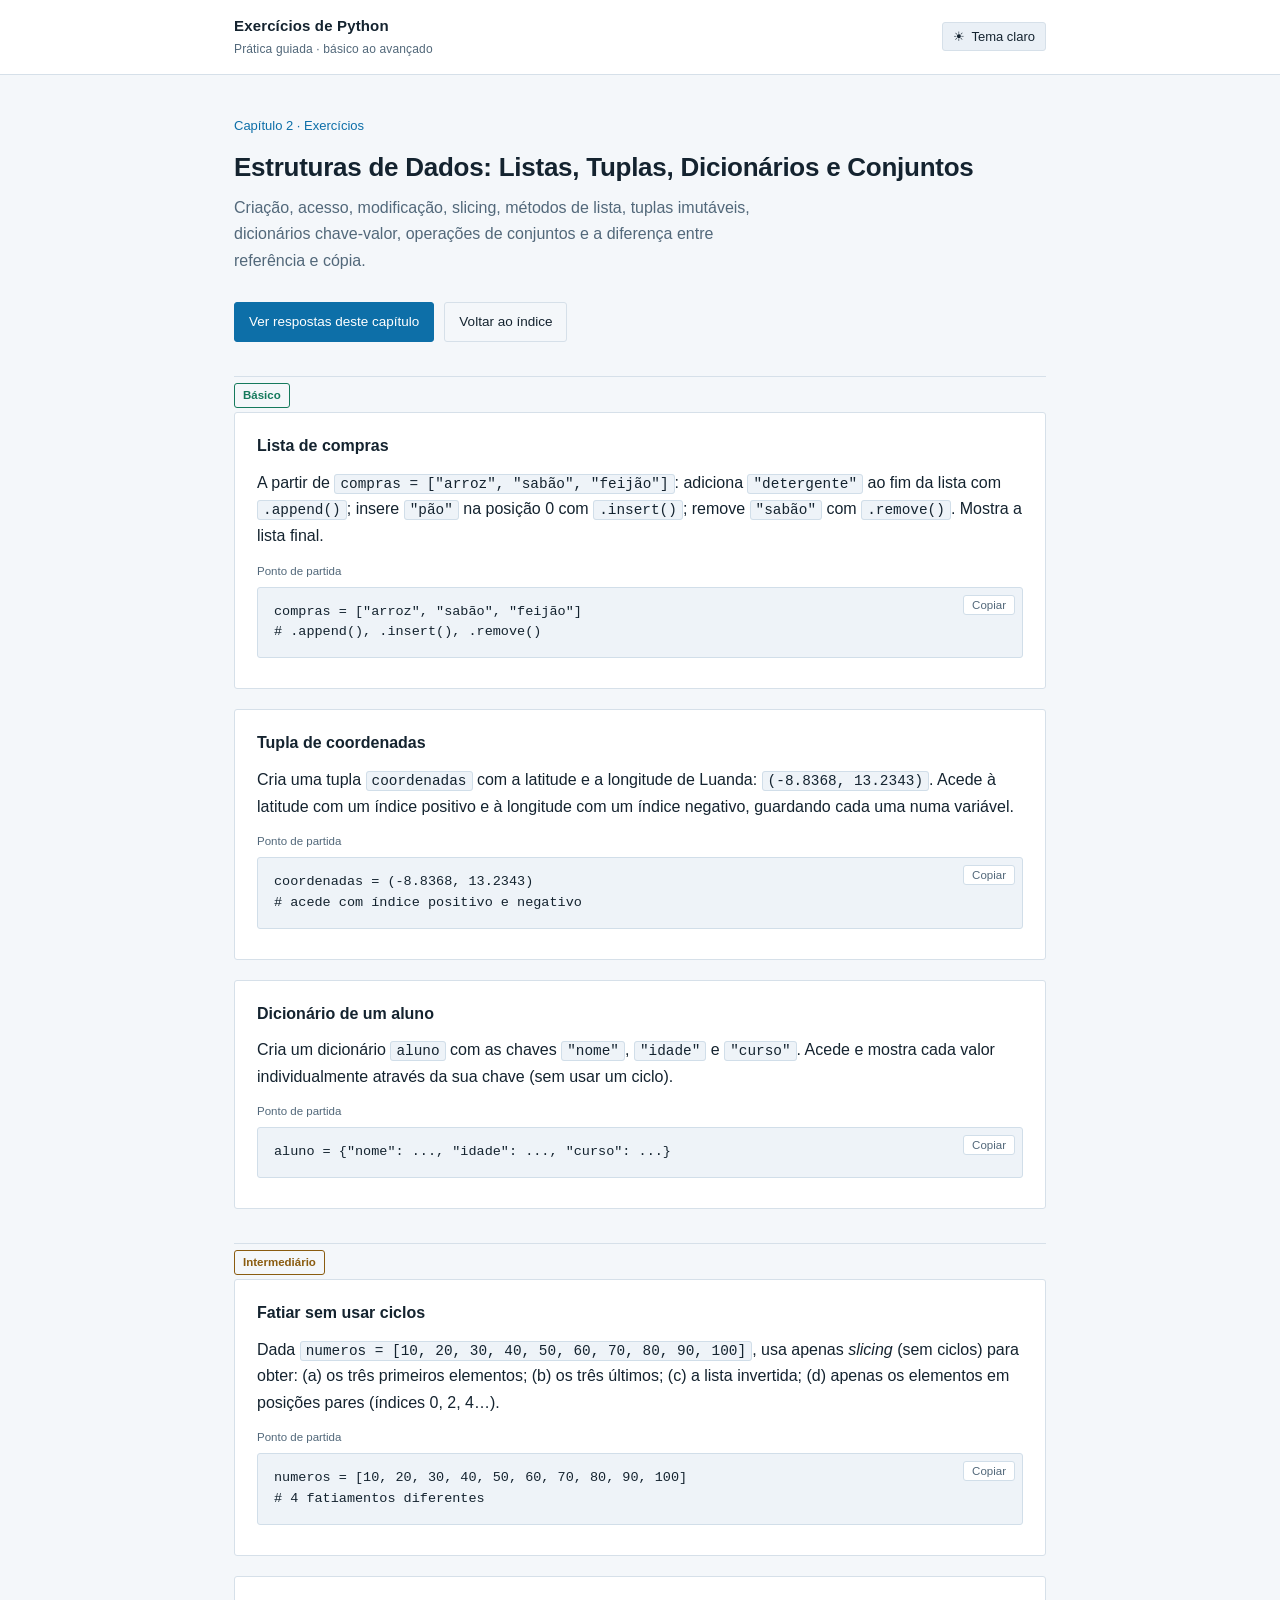
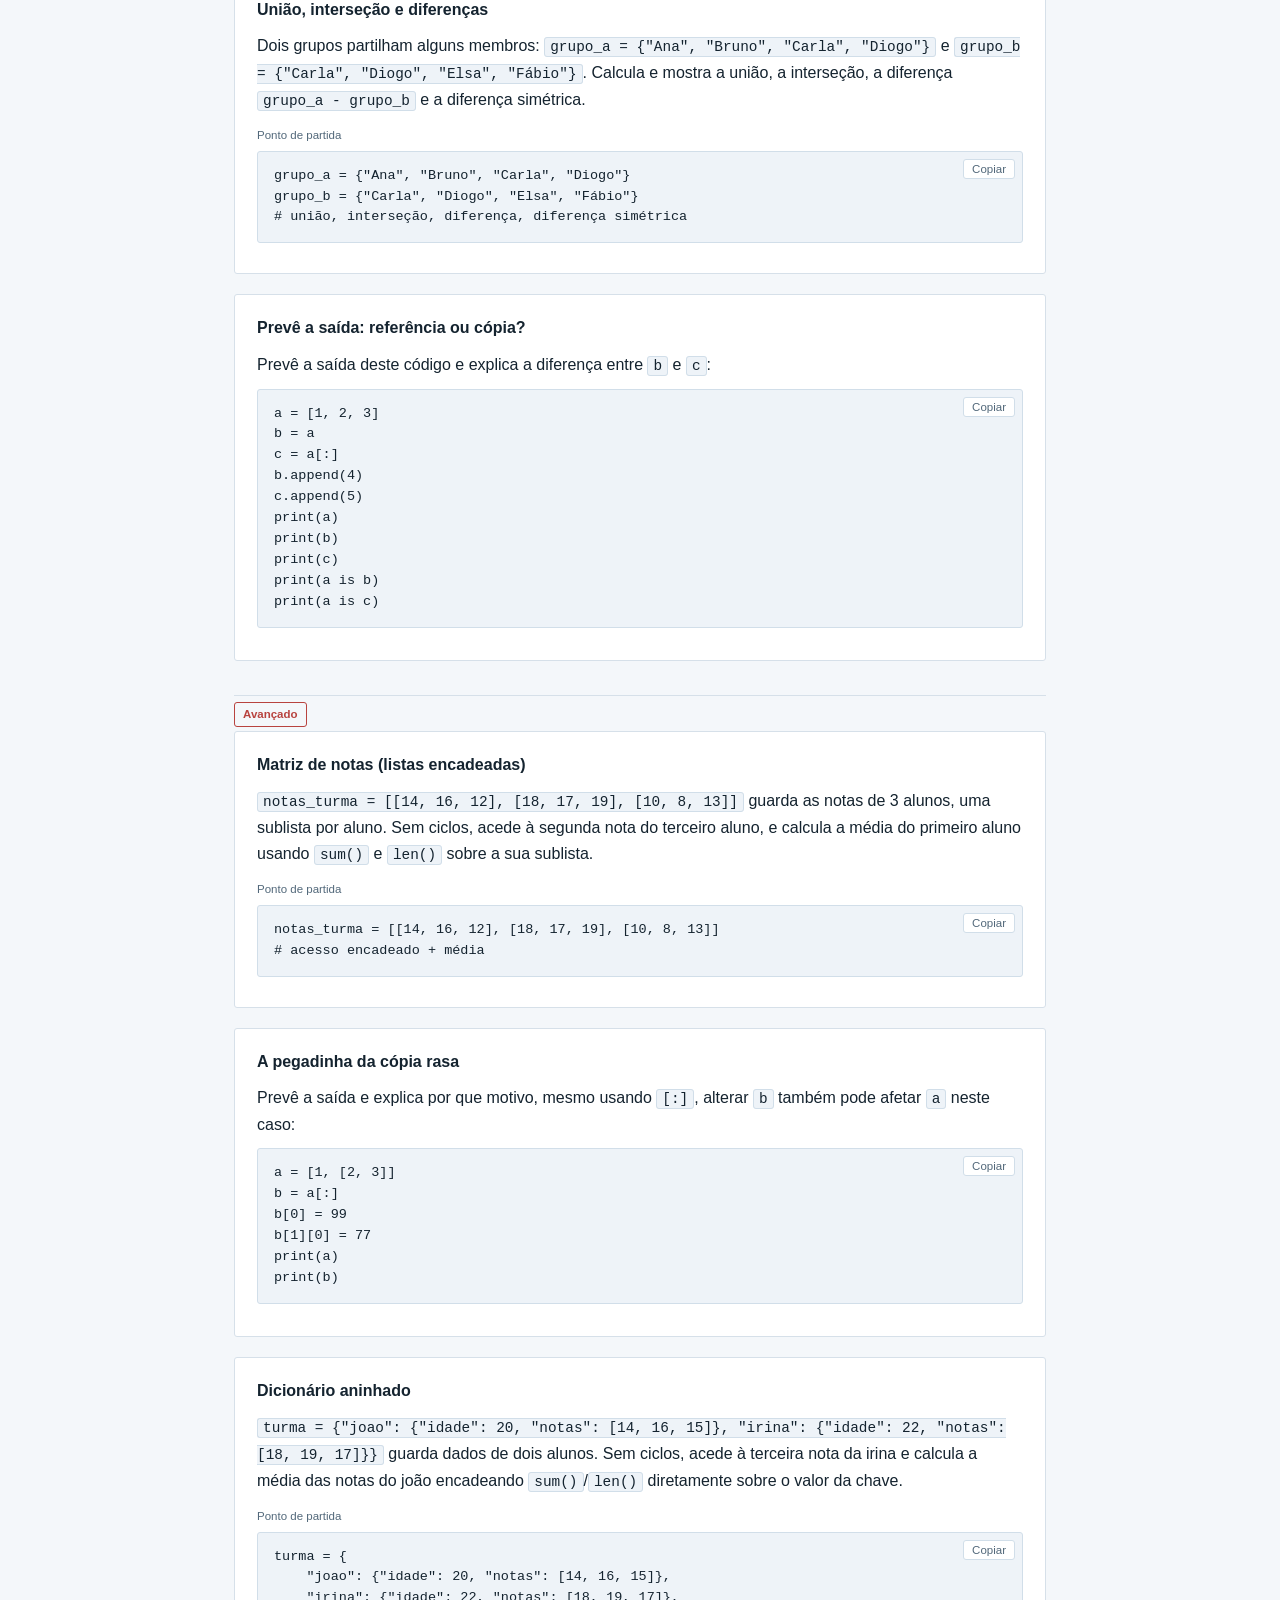
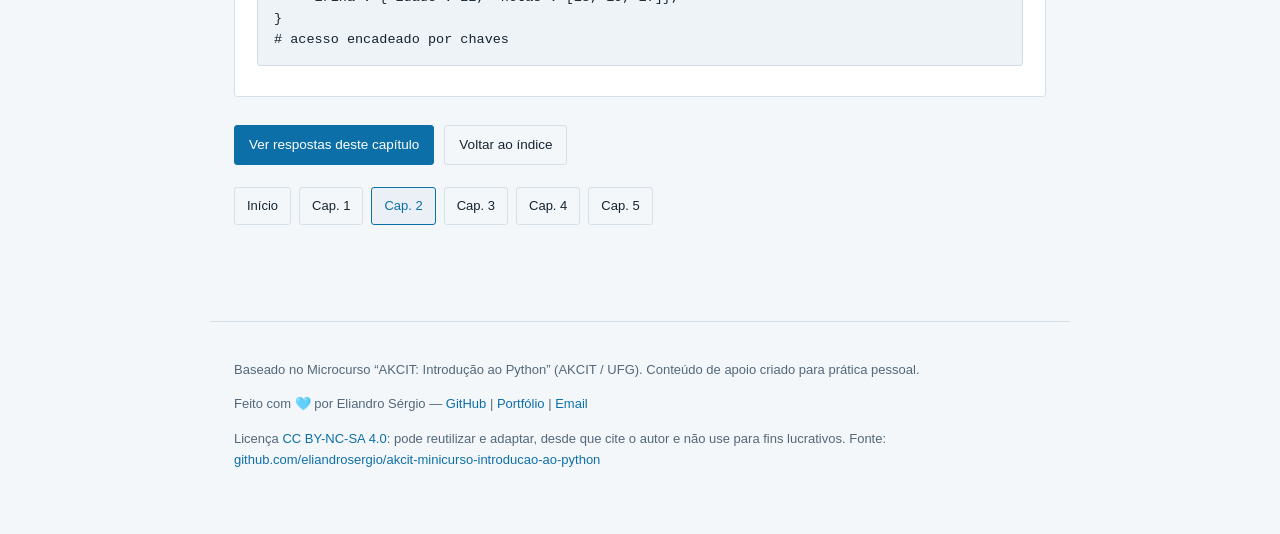
<file: my/web/exercicios-python/capitulo_002_exercicios.html>
<!DOCTYPE html>
<html lang="pt" data-theme="dark">
<head>
<meta charset="UTF-8">
<meta name="viewport" content="width=device-width, initial-scale=1.0">
<title>Capítulo 2 — Exercícios — Estruturas de Dados: Listas, Tuplas, Dicionários e Conjuntos</title>
<link rel="stylesheet" href="assets/style.css">
</head>
<body>
<header class="topbar">
  <div class="topbar-inner">
    <div class="brand">
      <a href="index.html">Exercícios de Python</a>
      <small>Prática guiada · básico ao avançado</small>
    </div>
    <button class="toggle" type="button" data-theme-toggle>
      <span data-theme-icon>&#9789;</span>
      <span data-theme-label>Tema escuro</span>
    </button>
  </div>
</header>
<main>
<p class="page-kicker">Capítulo 2 &middot; Exercícios</p>
<h1>Estruturas de Dados: Listas, Tuplas, Dicionários e Conjuntos</h1>
<p class="page-lede">Criação, acesso, modificação, slicing, métodos de lista, tuplas imutáveis, dicionários chave-valor, operações de conjuntos e a diferença entre referência e cópia.</p>
<div class="page-actions">
  <a class="primary" href="capitulo_002_respostas.html">Ver respostas deste capítulo</a>
  <a href="index.html">Voltar ao índice</a>
</div>
<div class="level-section">
  <h2><span class="level level-basico">Básico</span></h2>
  <article class="exercise" id="ex-1">
  <div class="exercise-head">
    <h3>Lista de compras</h3>
  </div>
  <div class="statement">
    <p>A partir de <code>compras = ["arroz", "sabão", "feijão"]</code>: adiciona
                <code>"detergente"</code> ao fim da lista com <code>.append()</code>; insere
                <code>"pão"</code> na posição 0 com <code>.insert()</code>; remove
                <code>"sabão"</code> com <code>.remove()</code>. Mostra a lista final.</p>
  </div>
  <p class="solution-label">Ponto de partida</p><div class="code-block"><pre><code>compras = ["arroz", "sabão", "feijão"]
# .append(), .insert(), .remove()</code></pre><button class="copy-btn" type="button">Copiar</button></div>
</article>

<article class="exercise" id="ex-2">
  <div class="exercise-head">
    <h3>Tupla de coordenadas</h3>
  </div>
  <div class="statement">
    <p>Cria uma tupla <code>coordenadas</code> com a latitude e a longitude de
                Luanda: <code>(-8.8368, 13.2343)</code>. Acede à latitude com um índice
                positivo e à longitude com um índice negativo, guardando cada uma numa
                variável.</p>
  </div>
  <p class="solution-label">Ponto de partida</p><div class="code-block"><pre><code>coordenadas = (-8.8368, 13.2343)
# acede com índice positivo e negativo</code></pre><button class="copy-btn" type="button">Copiar</button></div>
</article>

<article class="exercise" id="ex-3">
  <div class="exercise-head">
    <h3>Dicionário de um aluno</h3>
  </div>
  <div class="statement">
    <p>Cria um dicionário <code>aluno</code> com as chaves <code>"nome"</code>,
                <code>"idade"</code> e <code>"curso"</code>. Acede e mostra cada valor
                individualmente através da sua chave (sem usar um ciclo).</p>
  </div>
  <p class="solution-label">Ponto de partida</p><div class="code-block"><pre><code>aluno = {"nome": ..., "idade": ..., "curso": ...}</code></pre><button class="copy-btn" type="button">Copiar</button></div>
</article>

</div><div class="level-section">
  <h2><span class="level level-intermediario">Intermediário</span></h2>
  <article class="exercise" id="ex-1">
  <div class="exercise-head">
    <h3>Fatiar sem usar ciclos</h3>
  </div>
  <div class="statement">
    <p>Dada <code>numeros = [10, 20, 30, 40, 50, 60, 70, 80, 90, 100]</code>, usa
                apenas <em>slicing</em> (sem ciclos) para obter: (a) os três primeiros
                elementos; (b) os três últimos; (c) a lista invertida; (d) apenas os elementos
                em posições pares (índices 0, 2, 4&hellip;).</p>
  </div>
  <p class="solution-label">Ponto de partida</p><div class="code-block"><pre><code>numeros = [10, 20, 30, 40, 50, 60, 70, 80, 90, 100]
# 4 fatiamentos diferentes</code></pre><button class="copy-btn" type="button">Copiar</button></div>
</article>

<article class="exercise" id="ex-2">
  <div class="exercise-head">
    <h3>União, interseção e diferenças</h3>
  </div>
  <div class="statement">
    <p>Dois grupos partilham alguns membros: <code>grupo_a = {"Ana", "Bruno",
                "Carla", "Diogo"}</code> e <code>grupo_b = {"Carla", "Diogo", "Elsa",
                "Fábio"}</code>. Calcula e mostra a união, a interseção, a diferença
                <code>grupo_a - grupo_b</code> e a diferença simétrica.</p>
  </div>
  <p class="solution-label">Ponto de partida</p><div class="code-block"><pre><code>grupo_a = {"Ana", "Bruno", "Carla", "Diogo"}
grupo_b = {"Carla", "Diogo", "Elsa", "Fábio"}
# união, interseção, diferença, diferença simétrica</code></pre><button class="copy-btn" type="button">Copiar</button></div>
</article>

<article class="exercise" id="ex-3">
  <div class="exercise-head">
    <h3>Prevê a saída: referência ou cópia?</h3>
  </div>
  <div class="statement">
    <p>Prevê a saída deste código e explica a diferença entre <code>b</code> e <code>c</code>:</p><div class="code-block"><pre><code>a = [1, 2, 3]
b = a
c = a[:]
b.append(4)
c.append(5)
print(a)
print(b)
print(c)
print(a is b)
print(a is c)</code></pre><button class="copy-btn" type="button">Copiar</button></div>
  </div>
  
</article>

</div><div class="level-section">
  <h2><span class="level level-avancado">Avançado</span></h2>
  <article class="exercise" id="ex-1">
  <div class="exercise-head">
    <h3>Matriz de notas (listas encadeadas)</h3>
  </div>
  <div class="statement">
    <p><code>notas_turma = [[14, 16, 12], [18, 17, 19], [10, 8, 13]]</code> guarda
                as notas de 3 alunos, uma sublista por aluno. Sem ciclos, acede à segunda nota
                do terceiro aluno, e calcula a média do primeiro aluno usando <code>sum()</code>
                e <code>len()</code> sobre a sua sublista.</p>
  </div>
  <p class="solution-label">Ponto de partida</p><div class="code-block"><pre><code>notas_turma = [[14, 16, 12], [18, 17, 19], [10, 8, 13]]
# acesso encadeado + média</code></pre><button class="copy-btn" type="button">Copiar</button></div>
</article>

<article class="exercise" id="ex-2">
  <div class="exercise-head">
    <h3>A pegadinha da cópia rasa</h3>
  </div>
  <div class="statement">
    <p>Prevê a saída e explica por que motivo, mesmo usando <code>[:]</code>,
                alterar <code>b</code> também pode afetar <code>a</code> neste caso:</p><div class="code-block"><pre><code>a = [1, [2, 3]]
b = a[:]
b[0] = 99
b[1][0] = 77
print(a)
print(b)</code></pre><button class="copy-btn" type="button">Copiar</button></div>
  </div>
  
</article>

<article class="exercise" id="ex-3">
  <div class="exercise-head">
    <h3>Dicionário aninhado</h3>
  </div>
  <div class="statement">
    <p><code>turma = {"joao": {"idade": 20, "notas": [14, 16, 15]}, "irina":
                {"idade": 22, "notas": [18, 19, 17]}}</code> guarda dados de dois alunos. Sem
                ciclos, acede à terceira nota da irina e calcula a média das notas do joão
                encadeando <code>sum()</code>/<code>len()</code> diretamente sobre o valor da
                chave.</p>
  </div>
  <p class="solution-label">Ponto de partida</p><div class="code-block"><pre><code>turma = {
    "joao": {"idade": 20, "notas": [14, 16, 15]},
    "irina": {"idade": 22, "notas": [18, 19, 17]},
}
# acesso encadeado por chaves</code></pre><button class="copy-btn" type="button">Copiar</button></div>
</article>

</div>
<div class="page-actions">
  <a class="primary" href="capitulo_002_respostas.html">Ver respostas deste capítulo</a>
  <a href="index.html">Voltar ao índice</a>
</div>

<nav class="chapter-nav" aria-label="Capítulos">
<a href="index.html">Início</a>
<a href="capitulo_001_exercicios.html">Cap. 1</a>
<a href="capitulo_002_exercicios.html" class="current">Cap. 2</a>
<a href="capitulo_003_exercicios.html">Cap. 3</a>
<a href="capitulo_004_exercicios.html">Cap. 4</a>
<a href="capitulo_005_exercicios.html">Cap. 5</a>
</nav>
</main>
<footer>
  <p>Baseado no Microcurso &ldquo;AKCIT: Introdução ao Python&rdquo; (AKCIT / UFG). Conteúdo de apoio criado para prática pessoal.</p>
  <p>
    Feito com 🩵️ por Eliandro Sérgio &mdash;
    <a href="https://github.com/eliandrosergio">GitHub</a> |
    <a href="https://eliandro.ngolabyte.ao">Portfólio</a> |
    <a href="mailto:eliandrosergio42@gmail.com">Email</a>
  </p>
  <p>
    Licença <a href="https://creativecommons.org/licenses/by-nc-sa/4.0/deed.pt-br">CC BY-NC-SA 4.0</a>: pode reutilizar e adaptar, desde que cite o autor e não use para fins lucrativos. Fonte:
    <a href="https://github.com/eliandrosergio/akcit-minicurso-introducao-ao-python">github.com/eliandrosergio/akcit-minicurso-introducao-ao-python</a>
  </p>
</footer>
<script src="assets/theme.js"></script>
</body>
</html>
</file>
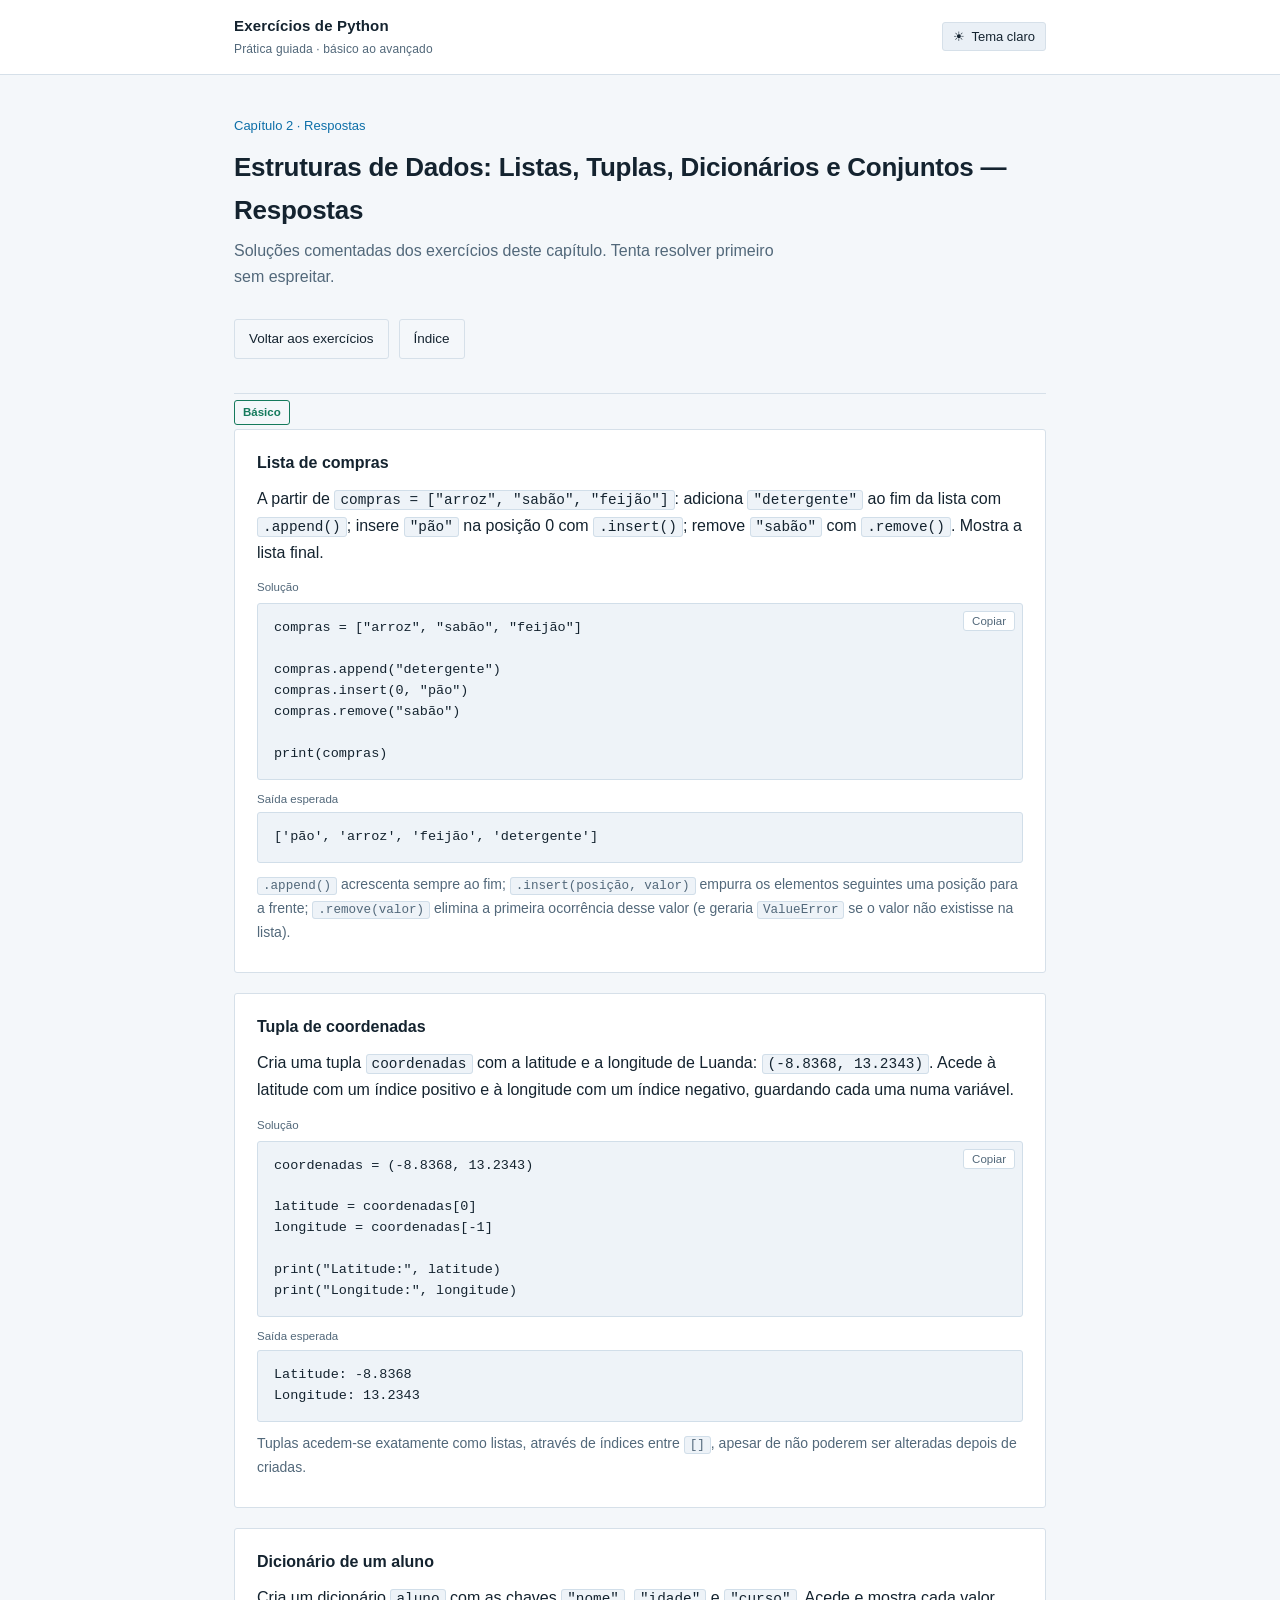
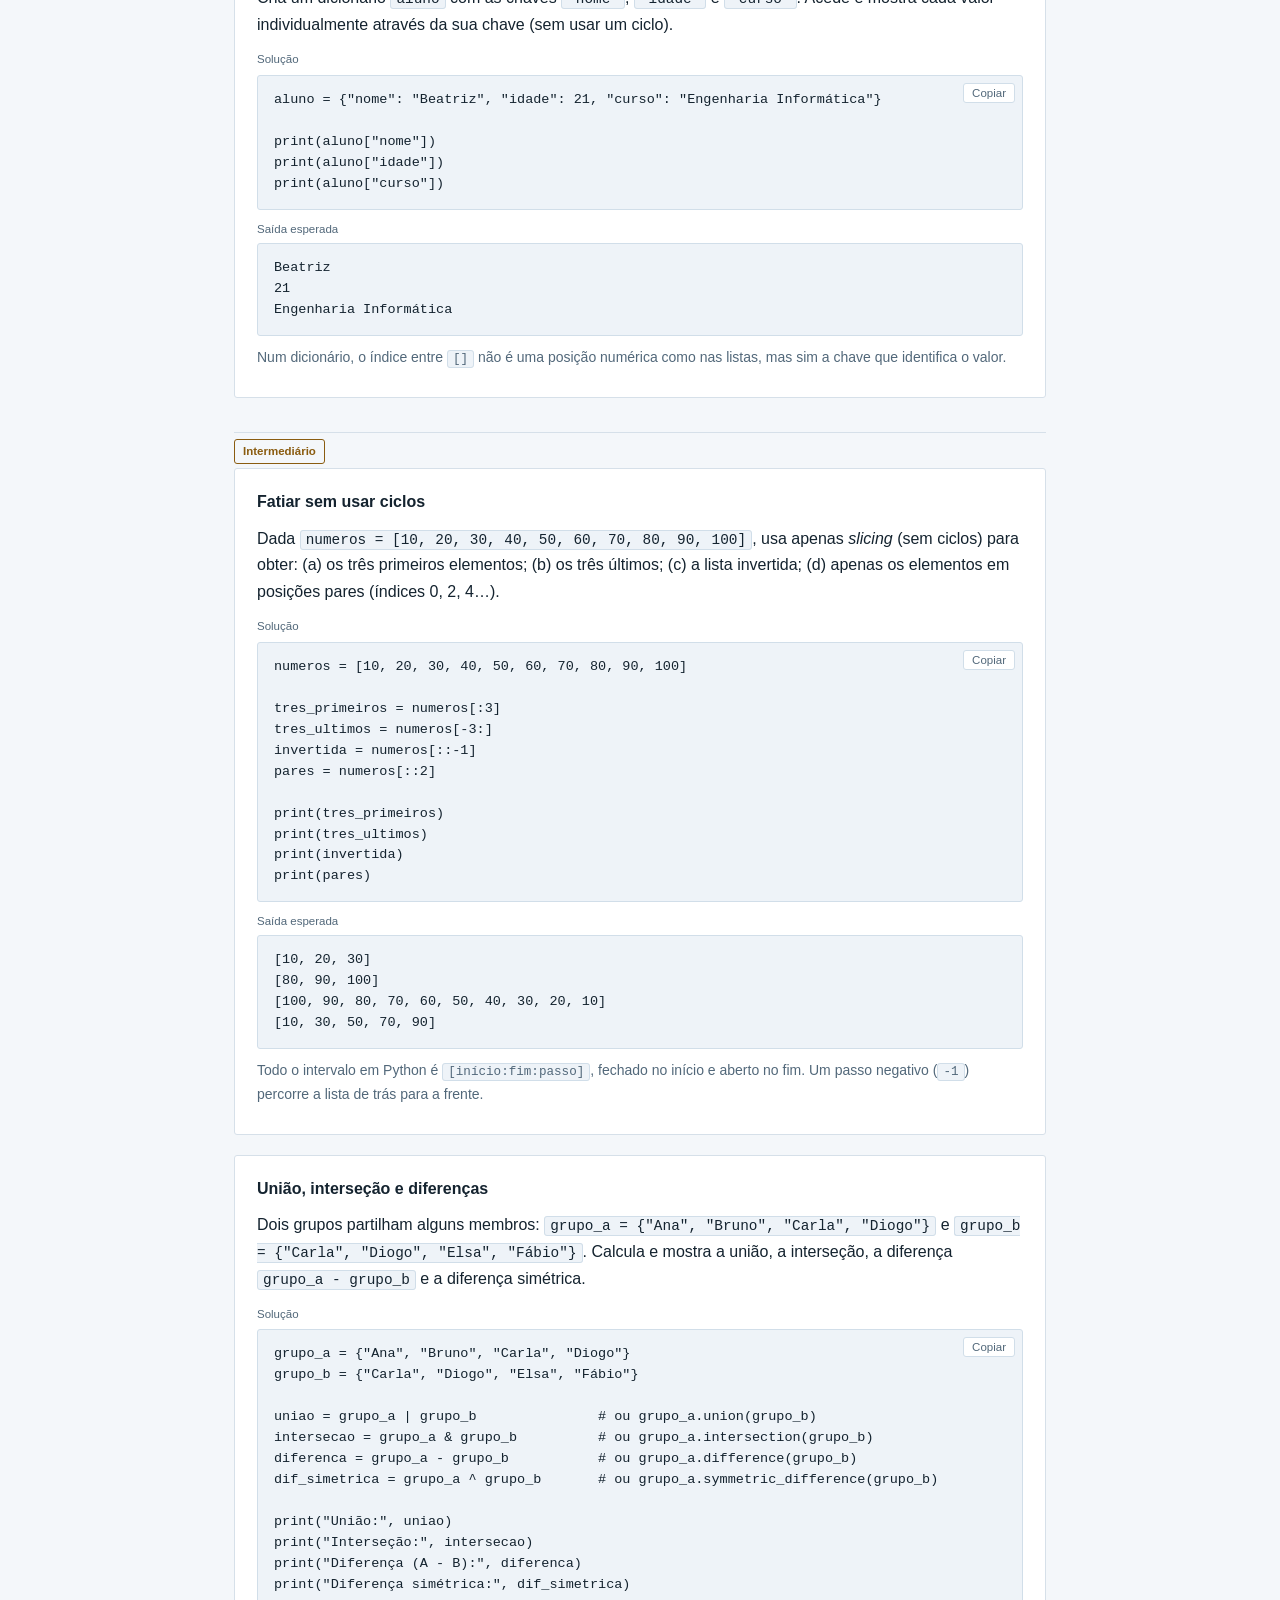
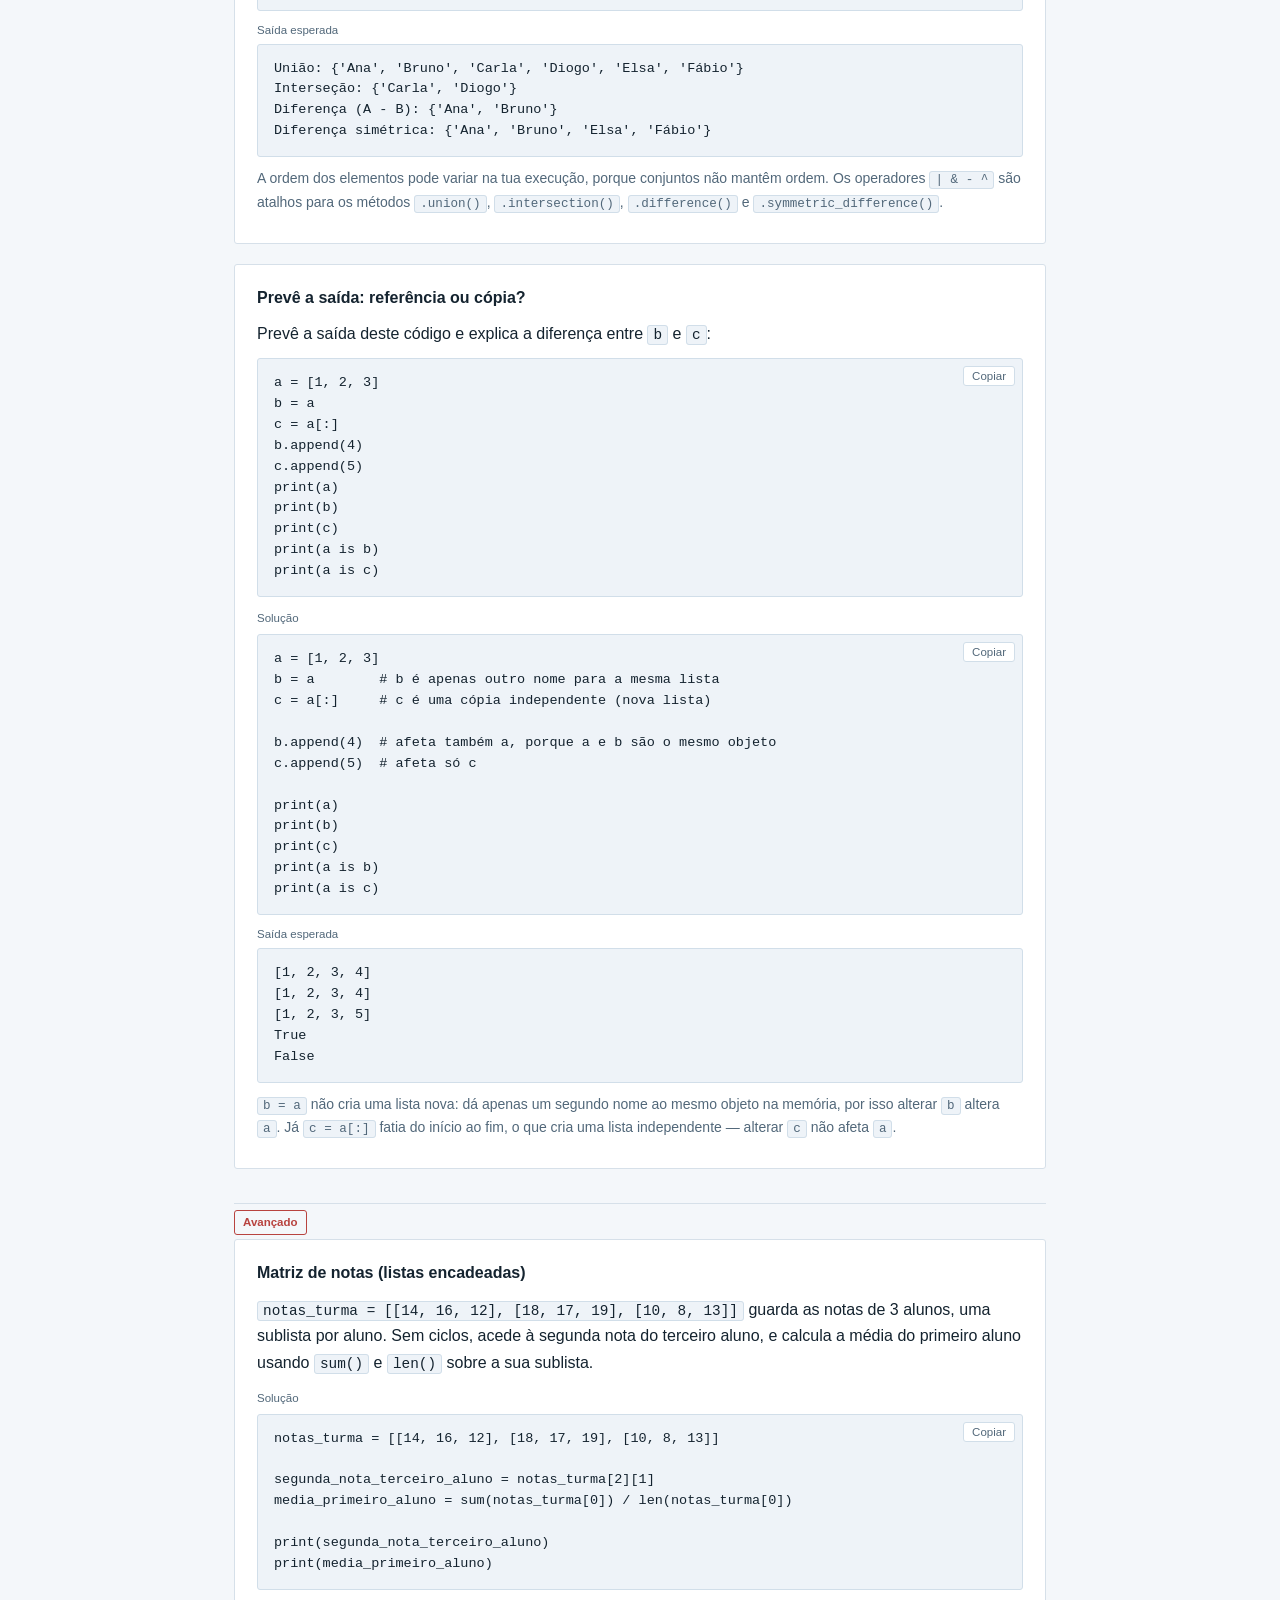
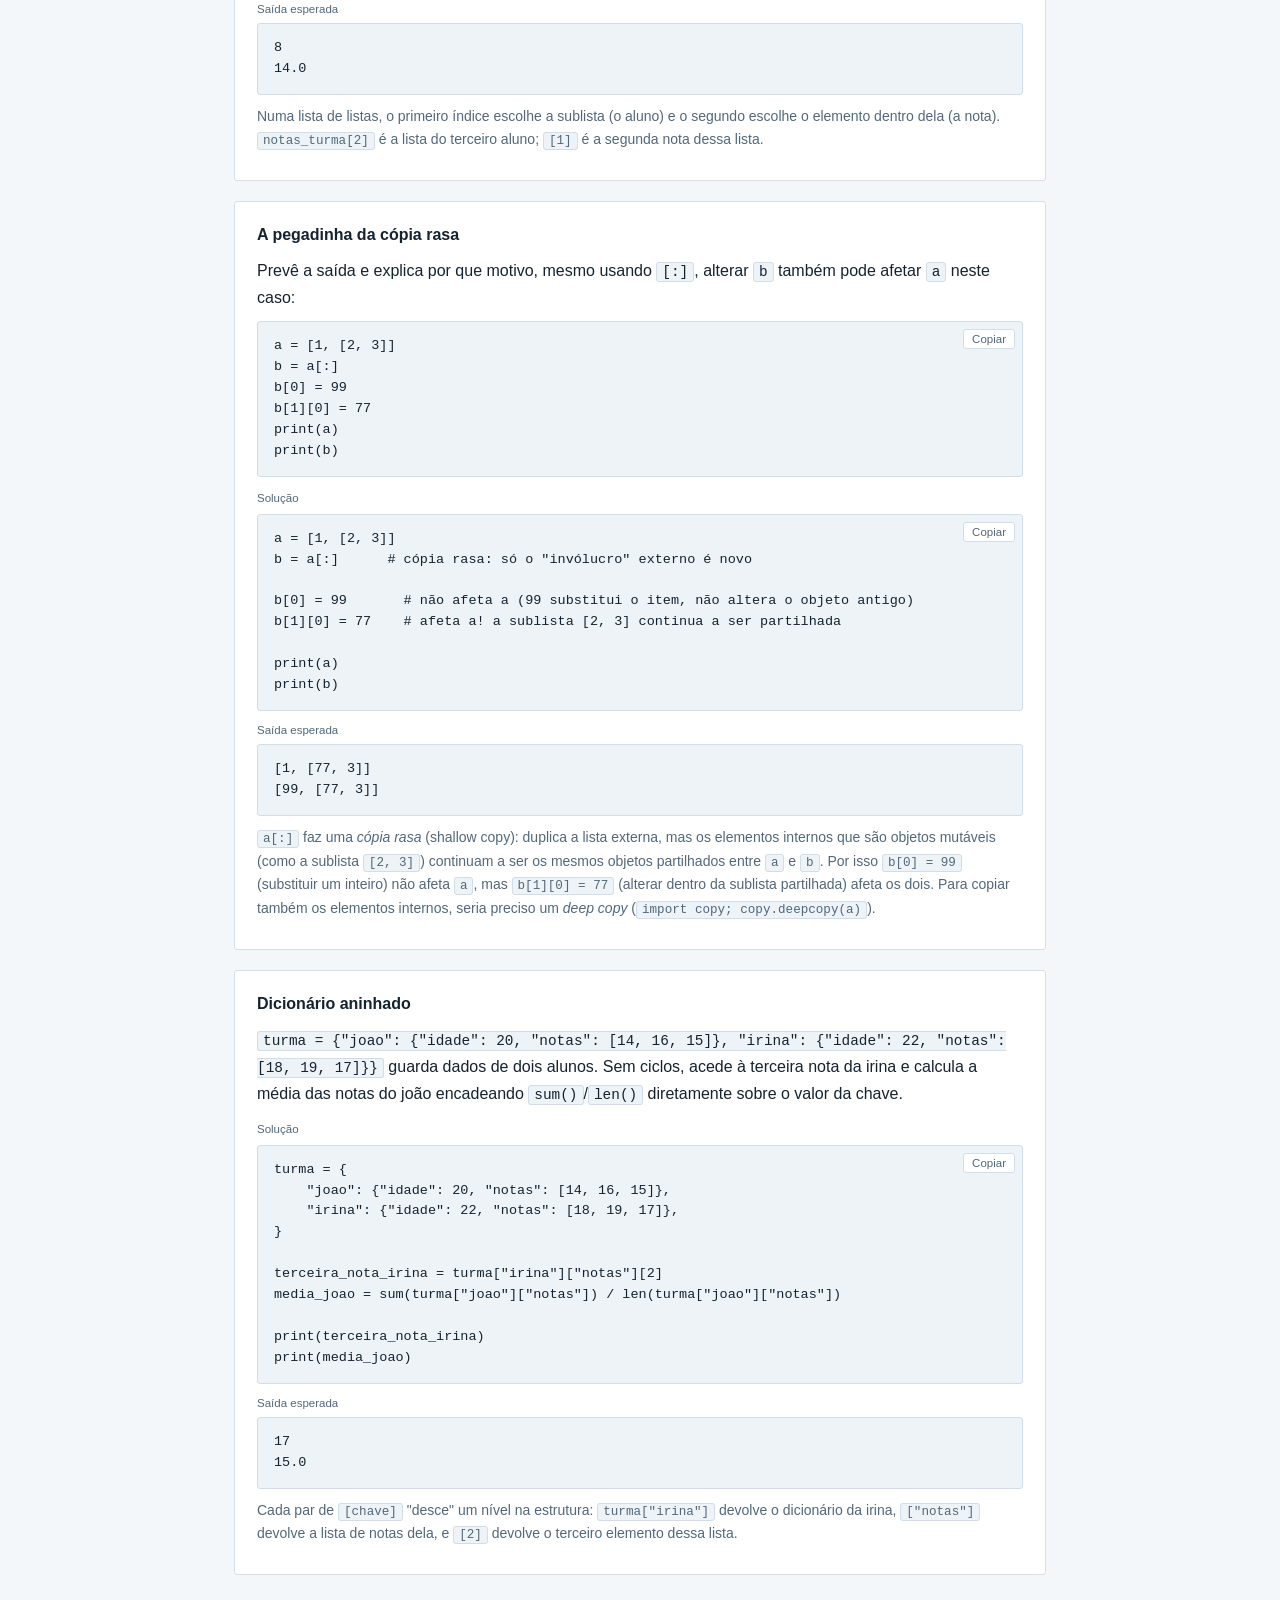
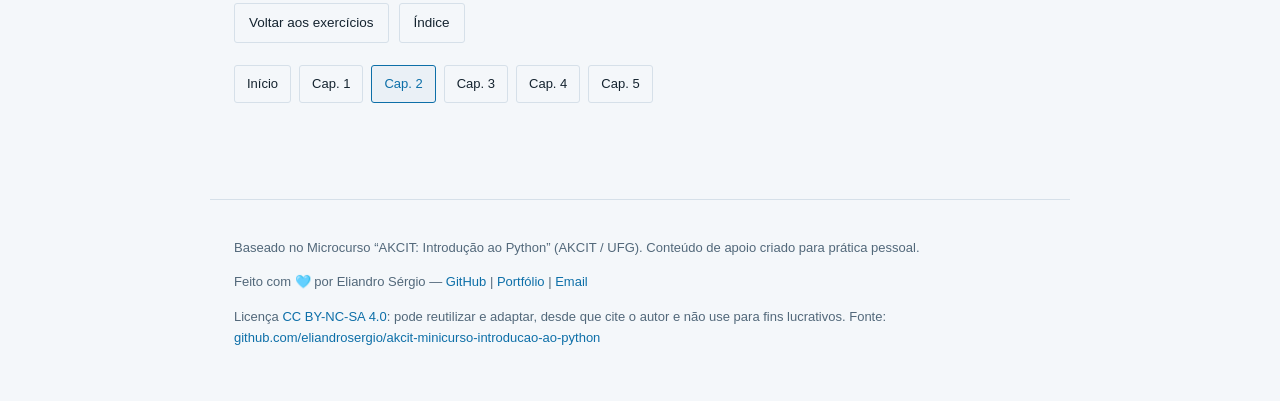
<file: my/web/exercicios-python/capitulo_002_respostas.html>
<!DOCTYPE html>
<html lang="pt" data-theme="dark">
<head>
<meta charset="UTF-8">
<meta name="viewport" content="width=device-width, initial-scale=1.0">
<title>Capítulo 2 — Respostas — Estruturas de Dados: Listas, Tuplas, Dicionários e Conjuntos</title>
<link rel="stylesheet" href="assets/style.css">
</head>
<body>
<header class="topbar">
  <div class="topbar-inner">
    <div class="brand">
      <a href="index.html">Exercícios de Python</a>
      <small>Prática guiada · básico ao avançado</small>
    </div>
    <button class="toggle" type="button" data-theme-toggle>
      <span data-theme-icon>&#9789;</span>
      <span data-theme-label>Tema escuro</span>
    </button>
  </div>
</header>
<main>
<p class="page-kicker">Capítulo 2 &middot; Respostas</p>
<h1>Estruturas de Dados: Listas, Tuplas, Dicionários e Conjuntos &mdash; Respostas</h1>
<p class="page-lede">Soluções comentadas dos exercícios deste capítulo. Tenta resolver primeiro sem espreitar.</p>
<div class="page-actions">
  <a href="capitulo_002_exercicios.html">Voltar aos exercícios</a>
  <a href="index.html">Índice</a>
</div>
<div class="level-section">
  <h2><span class="level level-basico">Básico</span></h2>
  <article class="exercise" id="ex-1">
  <div class="exercise-head">
    <h3>Lista de compras</h3>
  </div>
  <div class="statement">
    <p>A partir de <code>compras = ["arroz", "sabão", "feijão"]</code>: adiciona
                <code>"detergente"</code> ao fim da lista com <code>.append()</code>; insere
                <code>"pão"</code> na posição 0 com <code>.insert()</code>; remove
                <code>"sabão"</code> com <code>.remove()</code>. Mostra a lista final.</p>
  </div>
  <p class="solution-label">Solução</p><div class="code-block"><pre><code>compras = ["arroz", "sabão", "feijão"]

compras.append("detergente")
compras.insert(0, "pão")
compras.remove("sabão")

print(compras)</code></pre><button class="copy-btn" type="button">Copiar</button></div>
  <p class="output-label">Saída esperada</p><div class="code-block"><pre><code>['pão', 'arroz', 'feijão', 'detergente']</code></pre></div>
  <div class="explanation"><p><code>.append()</code> acrescenta sempre ao fim; <code>.insert(posição, valor)</code>
                empurra os elementos seguintes uma posição para a frente; <code>.remove(valor)</code>
                elimina a primeira ocorrência desse valor (e geraria <code>ValueError</code> se o
                valor não existisse na lista).</p></div>
</article>

<article class="exercise" id="ex-2">
  <div class="exercise-head">
    <h3>Tupla de coordenadas</h3>
  </div>
  <div class="statement">
    <p>Cria uma tupla <code>coordenadas</code> com a latitude e a longitude de
                Luanda: <code>(-8.8368, 13.2343)</code>. Acede à latitude com um índice
                positivo e à longitude com um índice negativo, guardando cada uma numa
                variável.</p>
  </div>
  <p class="solution-label">Solução</p><div class="code-block"><pre><code>coordenadas = (-8.8368, 13.2343)

latitude = coordenadas[0]
longitude = coordenadas[-1]

print("Latitude:", latitude)
print("Longitude:", longitude)</code></pre><button class="copy-btn" type="button">Copiar</button></div>
  <p class="output-label">Saída esperada</p><div class="code-block"><pre><code>Latitude: -8.8368
Longitude: 13.2343</code></pre></div>
  <div class="explanation"><p>Tuplas acedem-se exatamente como listas, através de índices entre
                <code>[]</code>, apesar de não poderem ser alteradas depois de criadas.</p></div>
</article>

<article class="exercise" id="ex-3">
  <div class="exercise-head">
    <h3>Dicionário de um aluno</h3>
  </div>
  <div class="statement">
    <p>Cria um dicionário <code>aluno</code> com as chaves <code>"nome"</code>,
                <code>"idade"</code> e <code>"curso"</code>. Acede e mostra cada valor
                individualmente através da sua chave (sem usar um ciclo).</p>
  </div>
  <p class="solution-label">Solução</p><div class="code-block"><pre><code>aluno = {"nome": "Beatriz", "idade": 21, "curso": "Engenharia Informática"}

print(aluno["nome"])
print(aluno["idade"])
print(aluno["curso"])</code></pre><button class="copy-btn" type="button">Copiar</button></div>
  <p class="output-label">Saída esperada</p><div class="code-block"><pre><code>Beatriz
21
Engenharia Informática</code></pre></div>
  <div class="explanation"><p>Num dicionário, o índice entre <code>[]</code> não é uma posição numérica
                como nas listas, mas sim a chave que identifica o valor.</p></div>
</article>

</div><div class="level-section">
  <h2><span class="level level-intermediario">Intermediário</span></h2>
  <article class="exercise" id="ex-1">
  <div class="exercise-head">
    <h3>Fatiar sem usar ciclos</h3>
  </div>
  <div class="statement">
    <p>Dada <code>numeros = [10, 20, 30, 40, 50, 60, 70, 80, 90, 100]</code>, usa
                apenas <em>slicing</em> (sem ciclos) para obter: (a) os três primeiros
                elementos; (b) os três últimos; (c) a lista invertida; (d) apenas os elementos
                em posições pares (índices 0, 2, 4&hellip;).</p>
  </div>
  <p class="solution-label">Solução</p><div class="code-block"><pre><code>numeros = [10, 20, 30, 40, 50, 60, 70, 80, 90, 100]

tres_primeiros = numeros[:3]
tres_ultimos = numeros[-3:]
invertida = numeros[::-1]
pares = numeros[::2]

print(tres_primeiros)
print(tres_ultimos)
print(invertida)
print(pares)</code></pre><button class="copy-btn" type="button">Copiar</button></div>
  <p class="output-label">Saída esperada</p><div class="code-block"><pre><code>[10, 20, 30]
[80, 90, 100]
[100, 90, 80, 70, 60, 50, 40, 30, 20, 10]
[10, 30, 50, 70, 90]</code></pre></div>
  <div class="explanation"><p>Todo o intervalo em Python é <code>[início:fim:passo]</code>, fechado no
                início e aberto no fim. Um passo negativo (<code>-1</code>) percorre a lista
                de trás para a frente.</p></div>
</article>

<article class="exercise" id="ex-2">
  <div class="exercise-head">
    <h3>União, interseção e diferenças</h3>
  </div>
  <div class="statement">
    <p>Dois grupos partilham alguns membros: <code>grupo_a = {"Ana", "Bruno",
                "Carla", "Diogo"}</code> e <code>grupo_b = {"Carla", "Diogo", "Elsa",
                "Fábio"}</code>. Calcula e mostra a união, a interseção, a diferença
                <code>grupo_a - grupo_b</code> e a diferença simétrica.</p>
  </div>
  <p class="solution-label">Solução</p><div class="code-block"><pre><code>grupo_a = {"Ana", "Bruno", "Carla", "Diogo"}
grupo_b = {"Carla", "Diogo", "Elsa", "Fábio"}

uniao = grupo_a | grupo_b               # ou grupo_a.union(grupo_b)
intersecao = grupo_a &amp; grupo_b          # ou grupo_a.intersection(grupo_b)
diferenca = grupo_a - grupo_b           # ou grupo_a.difference(grupo_b)
dif_simetrica = grupo_a ^ grupo_b       # ou grupo_a.symmetric_difference(grupo_b)

print("União:", uniao)
print("Interseção:", intersecao)
print("Diferença (A - B):", diferenca)
print("Diferença simétrica:", dif_simetrica)</code></pre><button class="copy-btn" type="button">Copiar</button></div>
  <p class="output-label">Saída esperada</p><div class="code-block"><pre><code>União: {'Ana', 'Bruno', 'Carla', 'Diogo', 'Elsa', 'Fábio'}
Interseção: {'Carla', 'Diogo'}
Diferença (A - B): {'Ana', 'Bruno'}
Diferença simétrica: {'Ana', 'Bruno', 'Elsa', 'Fábio'}</code></pre></div>
  <div class="explanation"><p>A ordem dos elementos pode variar na tua execução, porque conjuntos não
                mantêm ordem. Os operadores <code>| & - ^</code> são atalhos para os métodos
                <code>.union()</code>, <code>.intersection()</code>, <code>.difference()</code>
                e <code>.symmetric_difference()</code>.</p></div>
</article>

<article class="exercise" id="ex-3">
  <div class="exercise-head">
    <h3>Prevê a saída: referência ou cópia?</h3>
  </div>
  <div class="statement">
    <p>Prevê a saída deste código e explica a diferença entre <code>b</code> e <code>c</code>:</p><div class="code-block"><pre><code>a = [1, 2, 3]
b = a
c = a[:]
b.append(4)
c.append(5)
print(a)
print(b)
print(c)
print(a is b)
print(a is c)</code></pre><button class="copy-btn" type="button">Copiar</button></div>
  </div>
  <p class="solution-label">Solução</p><div class="code-block"><pre><code>a = [1, 2, 3]
b = a        # b é apenas outro nome para a mesma lista
c = a[:]     # c é uma cópia independente (nova lista)

b.append(4)  # afeta também a, porque a e b são o mesmo objeto
c.append(5)  # afeta só c

print(a)
print(b)
print(c)
print(a is b)
print(a is c)</code></pre><button class="copy-btn" type="button">Copiar</button></div>
  <p class="output-label">Saída esperada</p><div class="code-block"><pre><code>[1, 2, 3, 4]
[1, 2, 3, 4]
[1, 2, 3, 5]
True
False</code></pre></div>
  <div class="explanation"><p><code>b = a</code> não cria uma lista nova: dá apenas um segundo nome ao
                mesmo objeto na memória, por isso alterar <code>b</code> altera
                <code>a</code>. Já <code>c = a[:]</code> fatia do início ao fim, o que cria
                uma lista independente &mdash; alterar <code>c</code> não afeta
                <code>a</code>.</p></div>
</article>

</div><div class="level-section">
  <h2><span class="level level-avancado">Avançado</span></h2>
  <article class="exercise" id="ex-1">
  <div class="exercise-head">
    <h3>Matriz de notas (listas encadeadas)</h3>
  </div>
  <div class="statement">
    <p><code>notas_turma = [[14, 16, 12], [18, 17, 19], [10, 8, 13]]</code> guarda
                as notas de 3 alunos, uma sublista por aluno. Sem ciclos, acede à segunda nota
                do terceiro aluno, e calcula a média do primeiro aluno usando <code>sum()</code>
                e <code>len()</code> sobre a sua sublista.</p>
  </div>
  <p class="solution-label">Solução</p><div class="code-block"><pre><code>notas_turma = [[14, 16, 12], [18, 17, 19], [10, 8, 13]]

segunda_nota_terceiro_aluno = notas_turma[2][1]
media_primeiro_aluno = sum(notas_turma[0]) / len(notas_turma[0])

print(segunda_nota_terceiro_aluno)
print(media_primeiro_aluno)</code></pre><button class="copy-btn" type="button">Copiar</button></div>
  <p class="output-label">Saída esperada</p><div class="code-block"><pre><code>8
14.0</code></pre></div>
  <div class="explanation"><p>Numa lista de listas, o primeiro índice escolhe a sublista (o aluno) e o
                segundo escolhe o elemento dentro dela (a nota). <code>notas_turma[2]</code> é
                a lista do terceiro aluno; <code>[1]</code> é a segunda nota dessa lista.</p></div>
</article>

<article class="exercise" id="ex-2">
  <div class="exercise-head">
    <h3>A pegadinha da cópia rasa</h3>
  </div>
  <div class="statement">
    <p>Prevê a saída e explica por que motivo, mesmo usando <code>[:]</code>,
                alterar <code>b</code> também pode afetar <code>a</code> neste caso:</p><div class="code-block"><pre><code>a = [1, [2, 3]]
b = a[:]
b[0] = 99
b[1][0] = 77
print(a)
print(b)</code></pre><button class="copy-btn" type="button">Copiar</button></div>
  </div>
  <p class="solution-label">Solução</p><div class="code-block"><pre><code>a = [1, [2, 3]]
b = a[:]      # cópia rasa: só o "invólucro" externo é novo

b[0] = 99       # não afeta a (99 substitui o item, não altera o objeto antigo)
b[1][0] = 77    # afeta a! a sublista [2, 3] continua a ser partilhada

print(a)
print(b)</code></pre><button class="copy-btn" type="button">Copiar</button></div>
  <p class="output-label">Saída esperada</p><div class="code-block"><pre><code>[1, [77, 3]]
[99, [77, 3]]</code></pre></div>
  <div class="explanation"><p><code>a[:]</code> faz uma <em>cópia rasa</em> (shallow copy): duplica a
                lista externa, mas os elementos internos que são objetos mutáveis (como a
                sublista <code>[2, 3]</code>) continuam a ser os mesmos objetos partilhados
                entre <code>a</code> e <code>b</code>. Por isso <code>b[0] = 99</code>
                (substituir um inteiro) não afeta <code>a</code>, mas <code>b[1][0] = 77</code>
                (alterar dentro da sublista partilhada) afeta os dois. Para copiar também os
                elementos internos, seria preciso um <em>deep copy</em>
                (<code>import copy; copy.deepcopy(a)</code>).</p></div>
</article>

<article class="exercise" id="ex-3">
  <div class="exercise-head">
    <h3>Dicionário aninhado</h3>
  </div>
  <div class="statement">
    <p><code>turma = {"joao": {"idade": 20, "notas": [14, 16, 15]}, "irina":
                {"idade": 22, "notas": [18, 19, 17]}}</code> guarda dados de dois alunos. Sem
                ciclos, acede à terceira nota da irina e calcula a média das notas do joão
                encadeando <code>sum()</code>/<code>len()</code> diretamente sobre o valor da
                chave.</p>
  </div>
  <p class="solution-label">Solução</p><div class="code-block"><pre><code>turma = {
    "joao": {"idade": 20, "notas": [14, 16, 15]},
    "irina": {"idade": 22, "notas": [18, 19, 17]},
}

terceira_nota_irina = turma["irina"]["notas"][2]
media_joao = sum(turma["joao"]["notas"]) / len(turma["joao"]["notas"])

print(terceira_nota_irina)
print(media_joao)</code></pre><button class="copy-btn" type="button">Copiar</button></div>
  <p class="output-label">Saída esperada</p><div class="code-block"><pre><code>17
15.0</code></pre></div>
  <div class="explanation"><p>Cada par de <code>[chave]</code> "desce" um nível na estrutura:
                <code>turma["irina"]</code> devolve o dicionário da irina,
                <code>["notas"]</code> devolve a lista de notas dela, e <code>[2]</code>
                devolve o terceiro elemento dessa lista.</p></div>
</article>

</div>
<div class="page-actions">
  <a href="capitulo_002_exercicios.html">Voltar aos exercícios</a>
  <a href="index.html">Índice</a>
</div>

<nav class="chapter-nav" aria-label="Capítulos">
<a href="index.html">Início</a>
<a href="capitulo_001_exercicios.html">Cap. 1</a>
<a href="capitulo_002_exercicios.html" class="current">Cap. 2</a>
<a href="capitulo_003_exercicios.html">Cap. 3</a>
<a href="capitulo_004_exercicios.html">Cap. 4</a>
<a href="capitulo_005_exercicios.html">Cap. 5</a>
</nav>
</main>
<footer>
  <p>Baseado no Microcurso &ldquo;AKCIT: Introdução ao Python&rdquo; (AKCIT / UFG). Conteúdo de apoio criado para prática pessoal.</p>
  <p>
    Feito com 🩵️ por Eliandro Sérgio &mdash;
    <a href="https://github.com/eliandrosergio">GitHub</a> |
    <a href="https://eliandro.ngolabyte.ao">Portfólio</a> |
    <a href="mailto:eliandrosergio42@gmail.com">Email</a>
  </p>
  <p>
    Licença <a href="https://creativecommons.org/licenses/by-nc-sa/4.0/deed.pt-br">CC BY-NC-SA 4.0</a>: pode reutilizar e adaptar, desde que cite o autor e não use para fins lucrativos. Fonte:
    <a href="https://github.com/eliandrosergio/akcit-minicurso-introducao-ao-python">github.com/eliandrosergio/akcit-minicurso-introducao-ao-python</a>
  </p>
</footer>
<script src="assets/theme.js"></script>
</body>
</html>
</file>
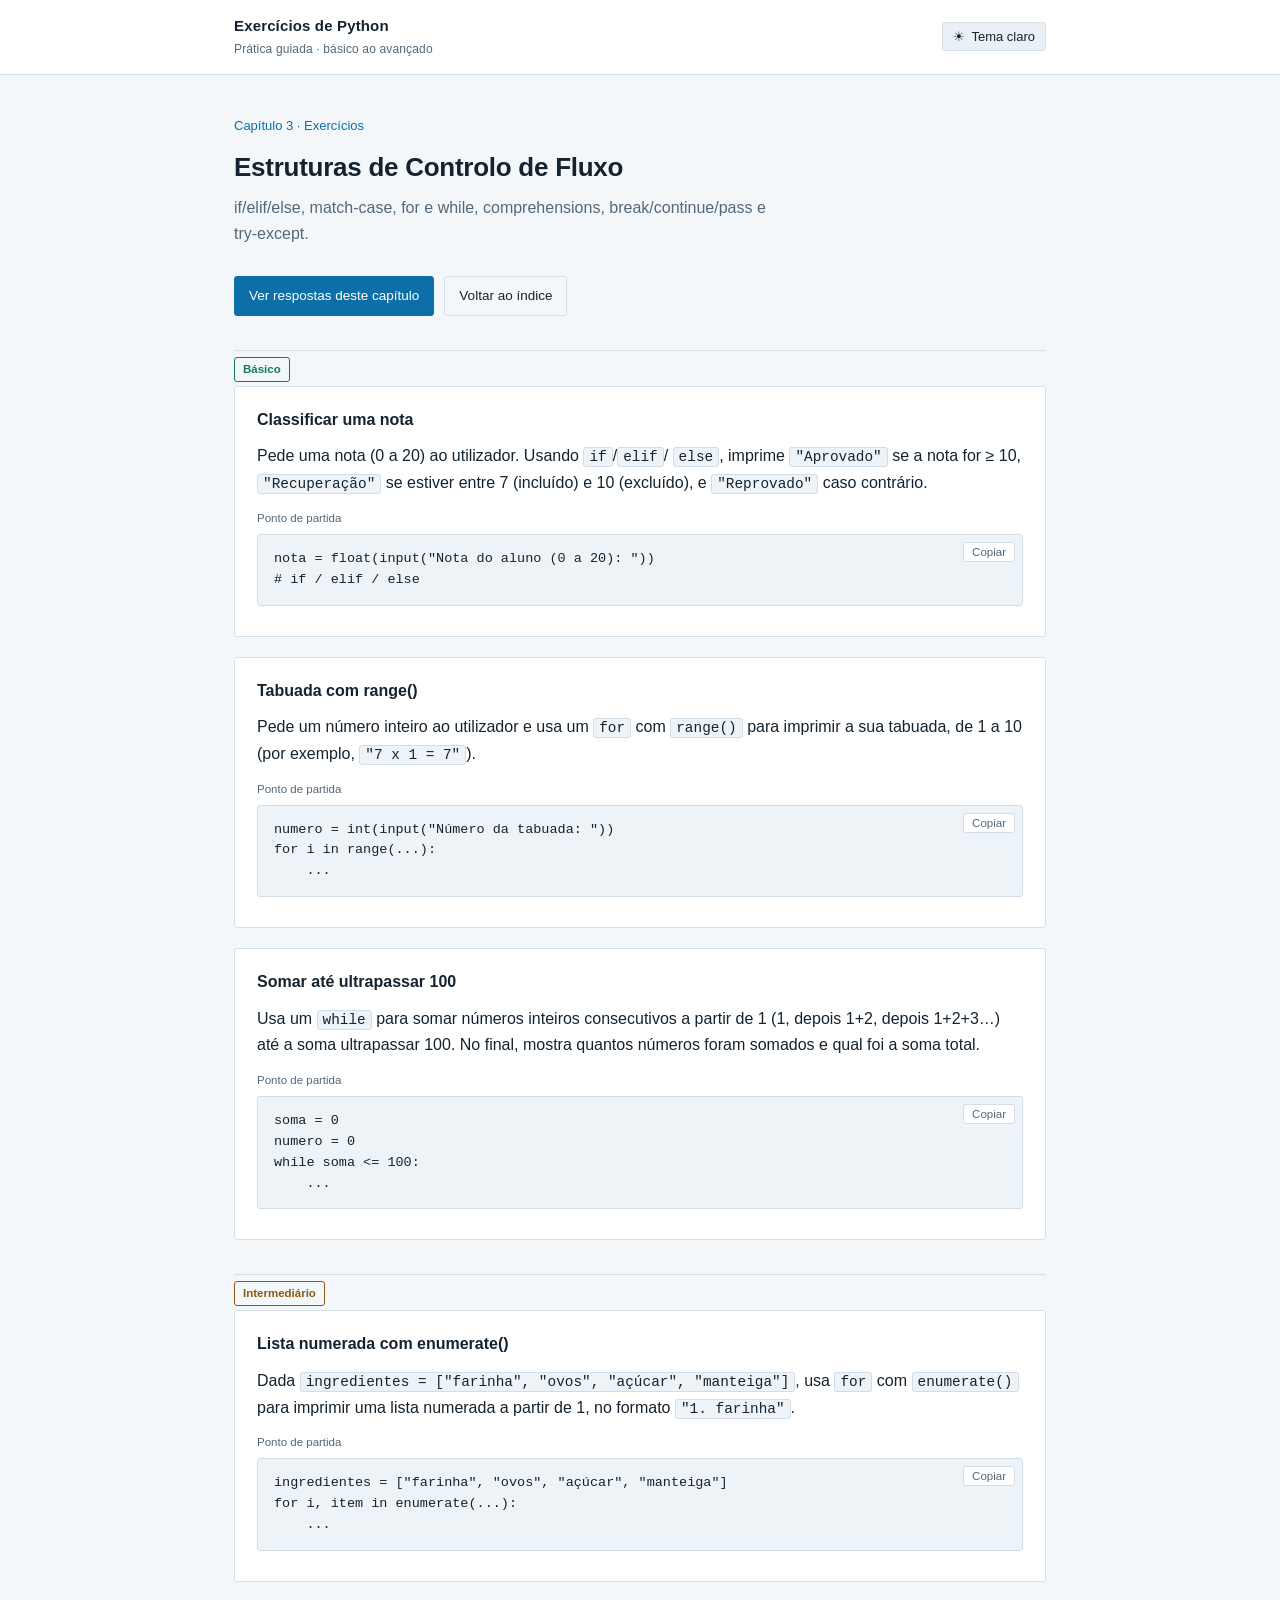
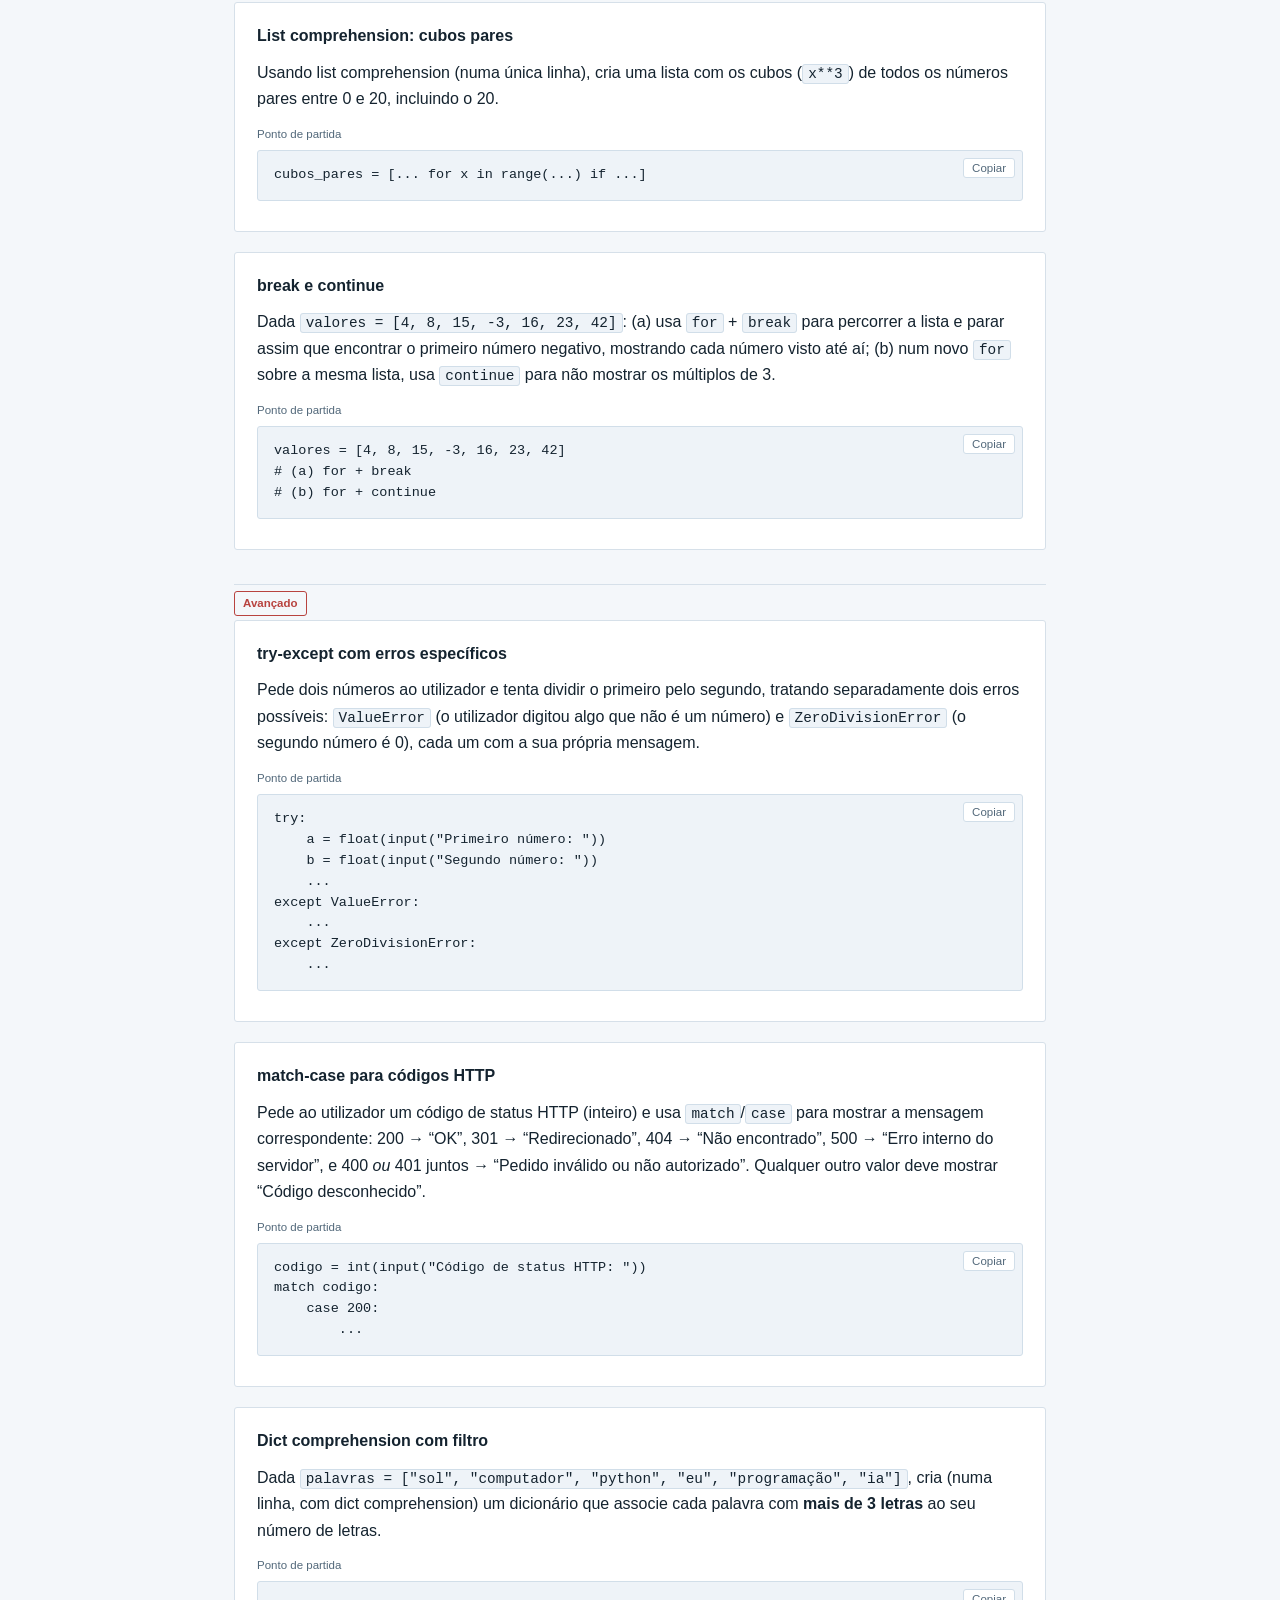
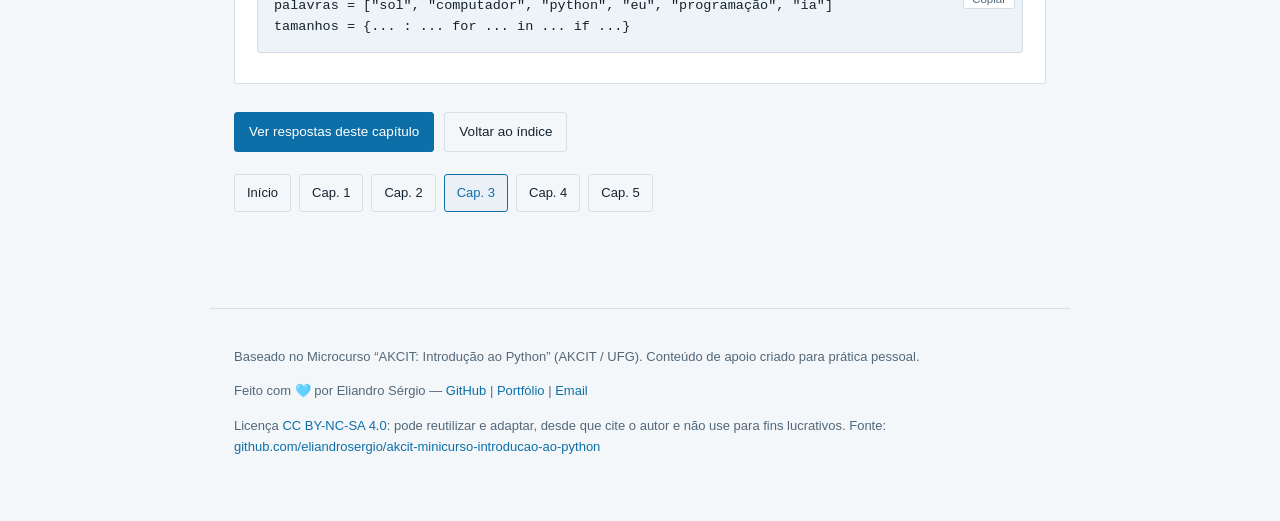
<file: my/web/exercicios-python/capitulo_003_exercicios.html>
<!DOCTYPE html>
<html lang="pt" data-theme="dark">
<head>
<meta charset="UTF-8">
<meta name="viewport" content="width=device-width, initial-scale=1.0">
<title>Capítulo 3 — Exercícios — Estruturas de Controlo de Fluxo</title>
<link rel="stylesheet" href="assets/style.css">
</head>
<body>
<header class="topbar">
  <div class="topbar-inner">
    <div class="brand">
      <a href="index.html">Exercícios de Python</a>
      <small>Prática guiada · básico ao avançado</small>
    </div>
    <button class="toggle" type="button" data-theme-toggle>
      <span data-theme-icon>&#9789;</span>
      <span data-theme-label>Tema escuro</span>
    </button>
  </div>
</header>
<main>
<p class="page-kicker">Capítulo 3 &middot; Exercícios</p>
<h1>Estruturas de Controlo de Fluxo</h1>
<p class="page-lede">if/elif/else, match-case, for e while, comprehensions, break/continue/pass e try-except.</p>
<div class="page-actions">
  <a class="primary" href="capitulo_003_respostas.html">Ver respostas deste capítulo</a>
  <a href="index.html">Voltar ao índice</a>
</div>
<div class="level-section">
  <h2><span class="level level-basico">Básico</span></h2>
  <article class="exercise" id="ex-1">
  <div class="exercise-head">
    <h3>Classificar uma nota</h3>
  </div>
  <div class="statement">
    <p>Pede uma nota (0 a 20) ao utilizador. Usando <code>if</code>/<code>elif</code>/
                <code>else</code>, imprime <code>"Aprovado"</code> se a nota for &ge; 10,
                <code>"Recuperação"</code> se estiver entre 7 (incluído) e 10 (excluído), e
                <code>"Reprovado"</code> caso contrário.</p>
  </div>
  <p class="solution-label">Ponto de partida</p><div class="code-block"><pre><code>nota = float(input("Nota do aluno (0 a 20): "))
# if / elif / else</code></pre><button class="copy-btn" type="button">Copiar</button></div>
</article>

<article class="exercise" id="ex-2">
  <div class="exercise-head">
    <h3>Tabuada com range()</h3>
  </div>
  <div class="statement">
    <p>Pede um número inteiro ao utilizador e usa um <code>for</code> com
                <code>range()</code> para imprimir a sua tabuada, de 1 a 10 (por exemplo,
                <code>"7 x 1 = 7"</code>).</p>
  </div>
  <p class="solution-label">Ponto de partida</p><div class="code-block"><pre><code>numero = int(input("Número da tabuada: "))
for i in range(...):
    ...</code></pre><button class="copy-btn" type="button">Copiar</button></div>
</article>

<article class="exercise" id="ex-3">
  <div class="exercise-head">
    <h3>Somar até ultrapassar 100</h3>
  </div>
  <div class="statement">
    <p>Usa um <code>while</code> para somar números inteiros consecutivos a partir
                de 1 (1, depois 1+2, depois 1+2+3&hellip;) até a soma ultrapassar 100. No
                final, mostra quantos números foram somados e qual foi a soma total.</p>
  </div>
  <p class="solution-label">Ponto de partida</p><div class="code-block"><pre><code>soma = 0
numero = 0
while soma &lt;= 100:
    ...</code></pre><button class="copy-btn" type="button">Copiar</button></div>
</article>

</div><div class="level-section">
  <h2><span class="level level-intermediario">Intermediário</span></h2>
  <article class="exercise" id="ex-1">
  <div class="exercise-head">
    <h3>Lista numerada com enumerate()</h3>
  </div>
  <div class="statement">
    <p>Dada <code>ingredientes = ["farinha", "ovos", "açúcar", "manteiga"]</code>,
                usa <code>for</code> com <code>enumerate()</code> para imprimir uma lista
                numerada a partir de 1, no formato <code>"1. farinha"</code>.</p>
  </div>
  <p class="solution-label">Ponto de partida</p><div class="code-block"><pre><code>ingredientes = ["farinha", "ovos", "açúcar", "manteiga"]
for i, item in enumerate(...):
    ...</code></pre><button class="copy-btn" type="button">Copiar</button></div>
</article>

<article class="exercise" id="ex-2">
  <div class="exercise-head">
    <h3>List comprehension: cubos pares</h3>
  </div>
  <div class="statement">
    <p>Usando list comprehension (numa única linha), cria uma lista com os cubos
                (<code>x**3</code>) de todos os números pares entre 0 e 20, incluindo o 20.</p>
  </div>
  <p class="solution-label">Ponto de partida</p><div class="code-block"><pre><code>cubos_pares = [... for x in range(...) if ...]</code></pre><button class="copy-btn" type="button">Copiar</button></div>
</article>

<article class="exercise" id="ex-3">
  <div class="exercise-head">
    <h3>break e continue</h3>
  </div>
  <div class="statement">
    <p>Dada <code>valores = [4, 8, 15, -3, 16, 23, 42]</code>: (a) usa
                <code>for</code> + <code>break</code> para percorrer a lista e parar assim que
                encontrar o primeiro número negativo, mostrando cada número visto até aí; (b)
                num novo <code>for</code> sobre a mesma lista, usa <code>continue</code> para
                não mostrar os múltiplos de 3.</p>
  </div>
  <p class="solution-label">Ponto de partida</p><div class="code-block"><pre><code>valores = [4, 8, 15, -3, 16, 23, 42]
# (a) for + break
# (b) for + continue</code></pre><button class="copy-btn" type="button">Copiar</button></div>
</article>

</div><div class="level-section">
  <h2><span class="level level-avancado">Avançado</span></h2>
  <article class="exercise" id="ex-1">
  <div class="exercise-head">
    <h3>try-except com erros específicos</h3>
  </div>
  <div class="statement">
    <p>Pede dois números ao utilizador e tenta dividir o primeiro pelo segundo,
                tratando separadamente dois erros possíveis: <code>ValueError</code> (o
                utilizador digitou algo que não é um número) e <code>ZeroDivisionError</code>
                (o segundo número é 0), cada um com a sua própria mensagem.</p>
  </div>
  <p class="solution-label">Ponto de partida</p><div class="code-block"><pre><code>try:
    a = float(input("Primeiro número: "))
    b = float(input("Segundo número: "))
    ...
except ValueError:
    ...
except ZeroDivisionError:
    ...</code></pre><button class="copy-btn" type="button">Copiar</button></div>
</article>

<article class="exercise" id="ex-2">
  <div class="exercise-head">
    <h3>match-case para códigos HTTP</h3>
  </div>
  <div class="statement">
    <p>Pede ao utilizador um código de status HTTP (inteiro) e usa
                <code>match</code>/<code>case</code> para mostrar a mensagem correspondente:
                200&nbsp;&rarr;&nbsp;&ldquo;OK&rdquo;, 301&nbsp;&rarr;&nbsp;&ldquo;Redirecionado&rdquo;,
                404&nbsp;&rarr;&nbsp;&ldquo;Não encontrado&rdquo;, 500&nbsp;&rarr;&nbsp;&ldquo;Erro
                interno do servidor&rdquo;, e 400 <em>ou</em> 401 juntos
                &rarr;&nbsp;&ldquo;Pedido inválido ou não autorizado&rdquo;. Qualquer outro
                valor deve mostrar &ldquo;Código desconhecido&rdquo;.</p>
  </div>
  <p class="solution-label">Ponto de partida</p><div class="code-block"><pre><code>codigo = int(input("Código de status HTTP: "))
match codigo:
    case 200:
        ...</code></pre><button class="copy-btn" type="button">Copiar</button></div>
</article>

<article class="exercise" id="ex-3">
  <div class="exercise-head">
    <h3>Dict comprehension com filtro</h3>
  </div>
  <div class="statement">
    <p>Dada <code>palavras = ["sol", "computador", "python", "eu", "programação",
                "ia"]</code>, cria (numa linha, com dict comprehension) um dicionário que
                associe cada palavra com <strong>mais de 3 letras</strong> ao seu número de
                letras.</p>
  </div>
  <p class="solution-label">Ponto de partida</p><div class="code-block"><pre><code>palavras = ["sol", "computador", "python", "eu", "programação", "ia"]
tamanhos = {... : ... for ... in ... if ...}</code></pre><button class="copy-btn" type="button">Copiar</button></div>
</article>

</div>
<div class="page-actions">
  <a class="primary" href="capitulo_003_respostas.html">Ver respostas deste capítulo</a>
  <a href="index.html">Voltar ao índice</a>
</div>

<nav class="chapter-nav" aria-label="Capítulos">
<a href="index.html">Início</a>
<a href="capitulo_001_exercicios.html">Cap. 1</a>
<a href="capitulo_002_exercicios.html">Cap. 2</a>
<a href="capitulo_003_exercicios.html" class="current">Cap. 3</a>
<a href="capitulo_004_exercicios.html">Cap. 4</a>
<a href="capitulo_005_exercicios.html">Cap. 5</a>
</nav>
</main>
<footer>
  <p>Baseado no Microcurso &ldquo;AKCIT: Introdução ao Python&rdquo; (AKCIT / UFG). Conteúdo de apoio criado para prática pessoal.</p>
  <p>
    Feito com 🩵️ por Eliandro Sérgio &mdash;
    <a href="https://github.com/eliandrosergio">GitHub</a> |
    <a href="https://eliandro.ngolabyte.ao">Portfólio</a> |
    <a href="mailto:eliandrosergio42@gmail.com">Email</a>
  </p>
  <p>
    Licença <a href="https://creativecommons.org/licenses/by-nc-sa/4.0/deed.pt-br">CC BY-NC-SA 4.0</a>: pode reutilizar e adaptar, desde que cite o autor e não use para fins lucrativos. Fonte:
    <a href="https://github.com/eliandrosergio/akcit-minicurso-introducao-ao-python">github.com/eliandrosergio/akcit-minicurso-introducao-ao-python</a>
  </p>
</footer>
<script src="assets/theme.js"></script>
</body>
</html>
</file>
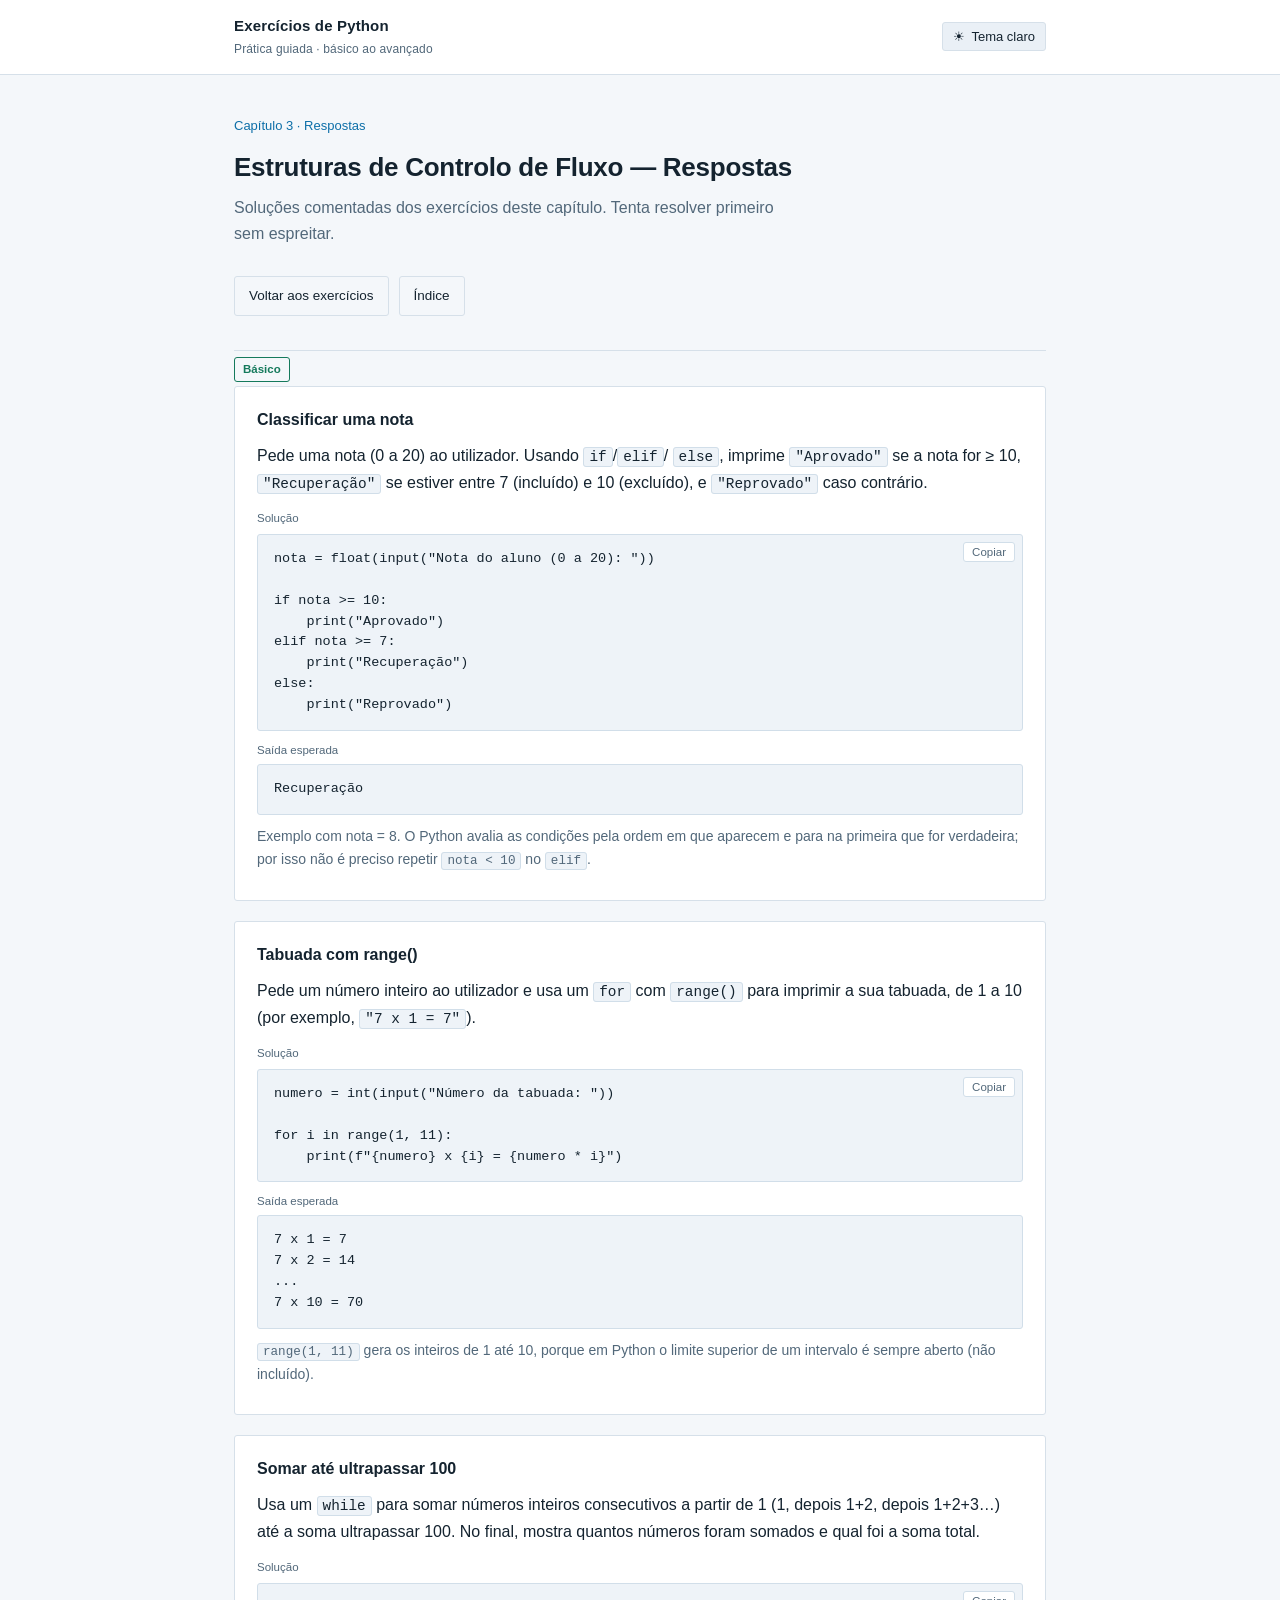
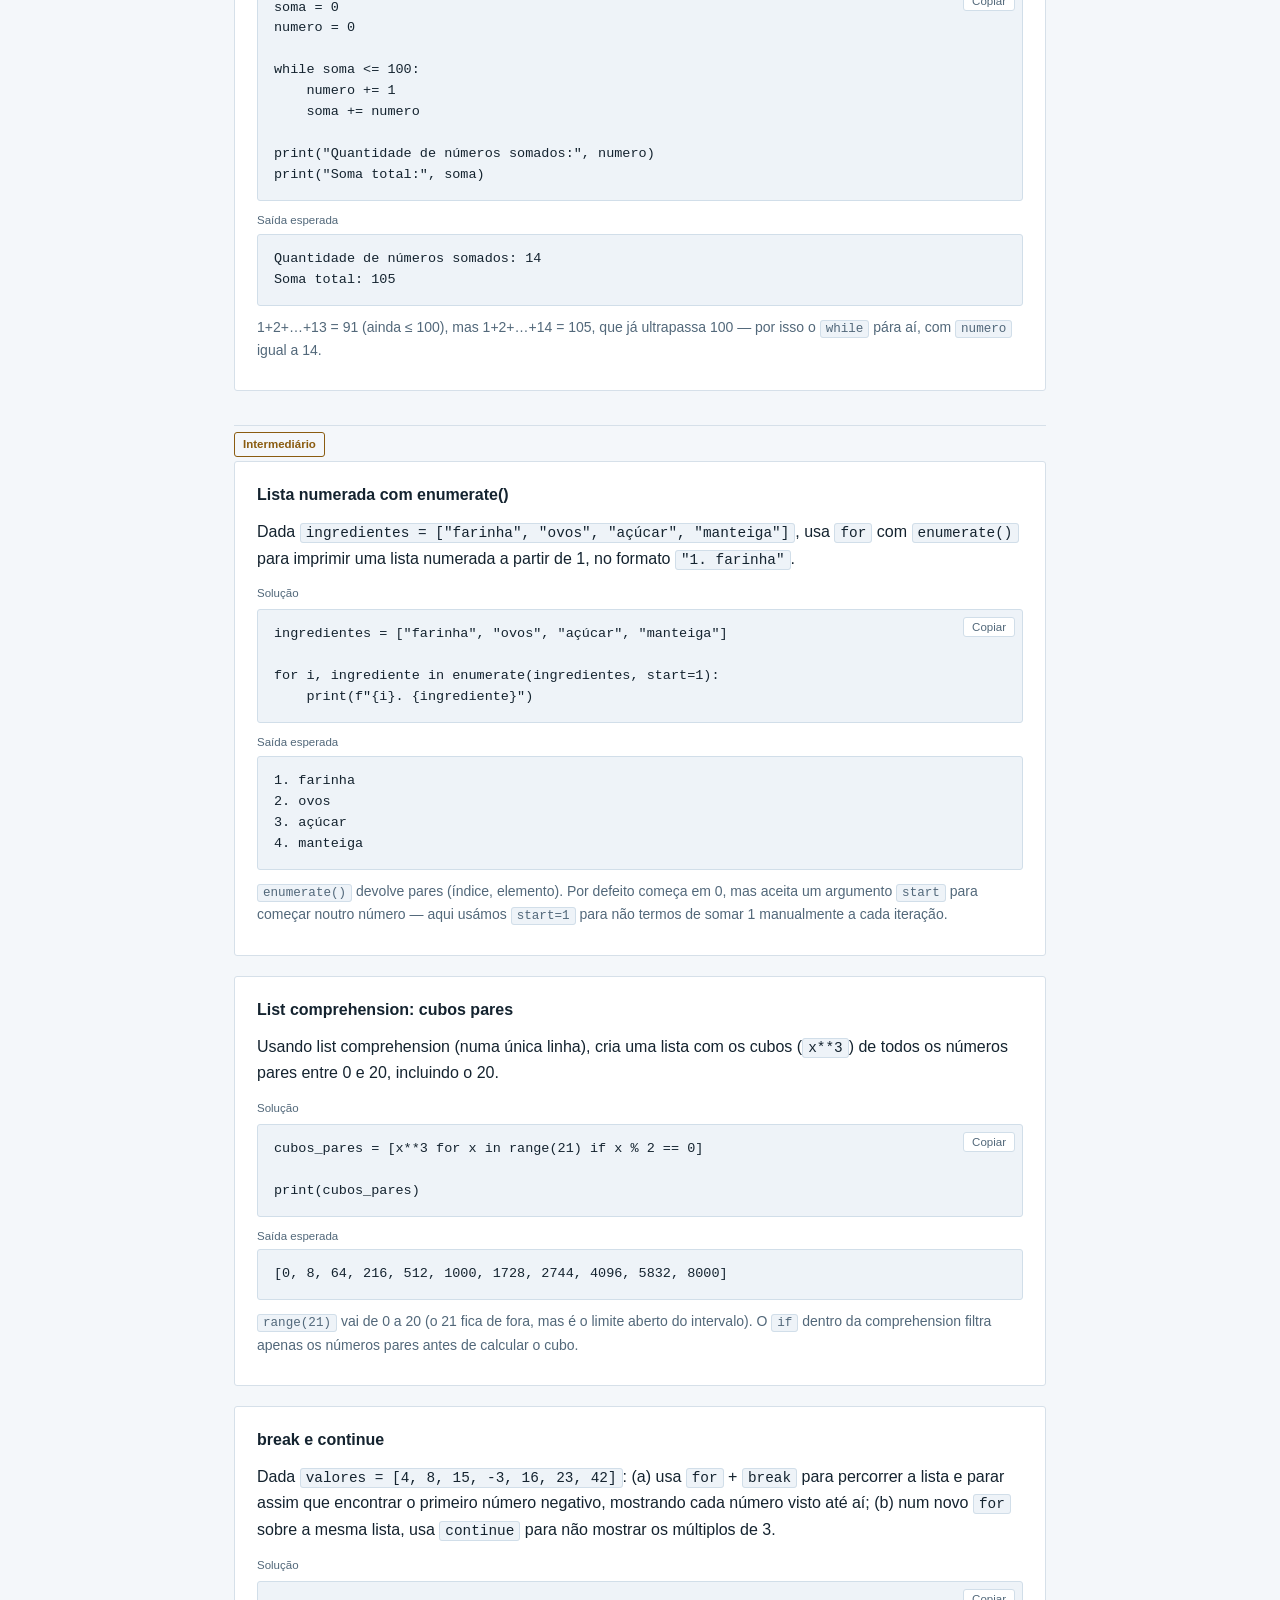
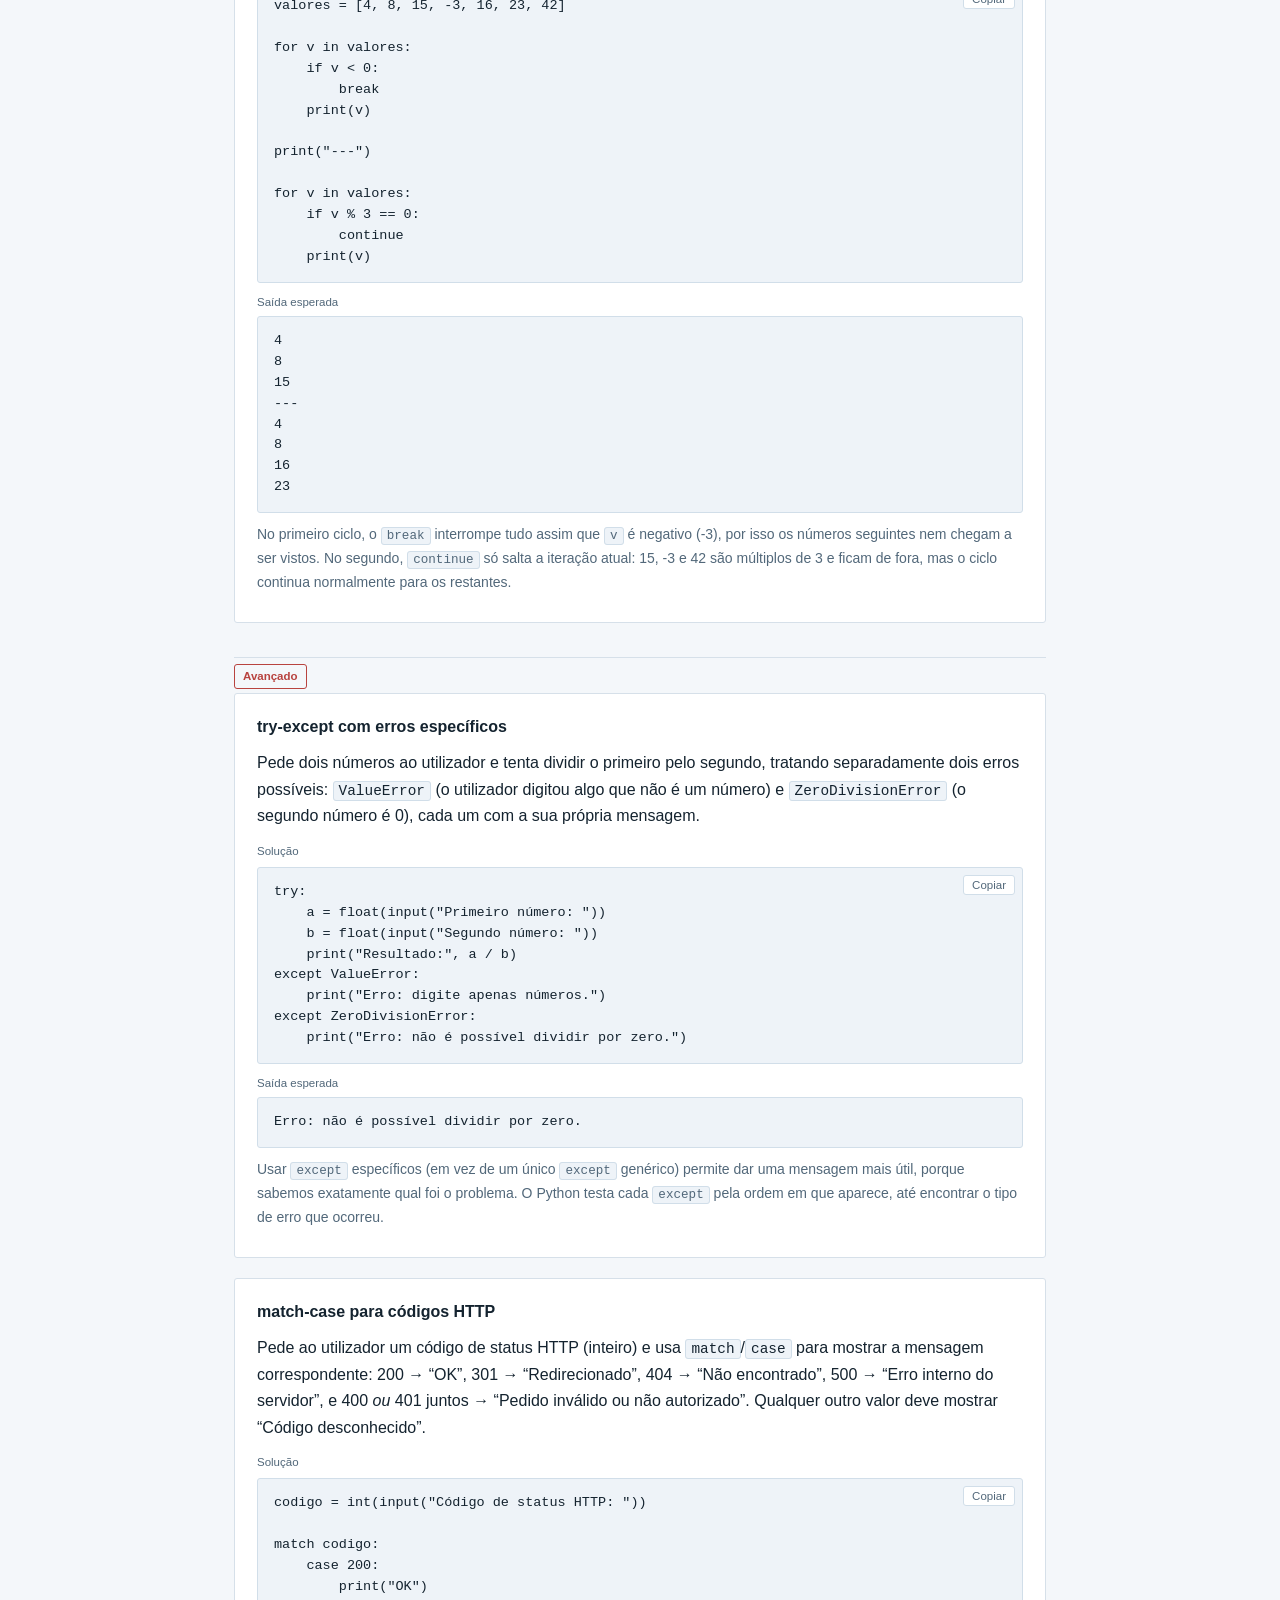
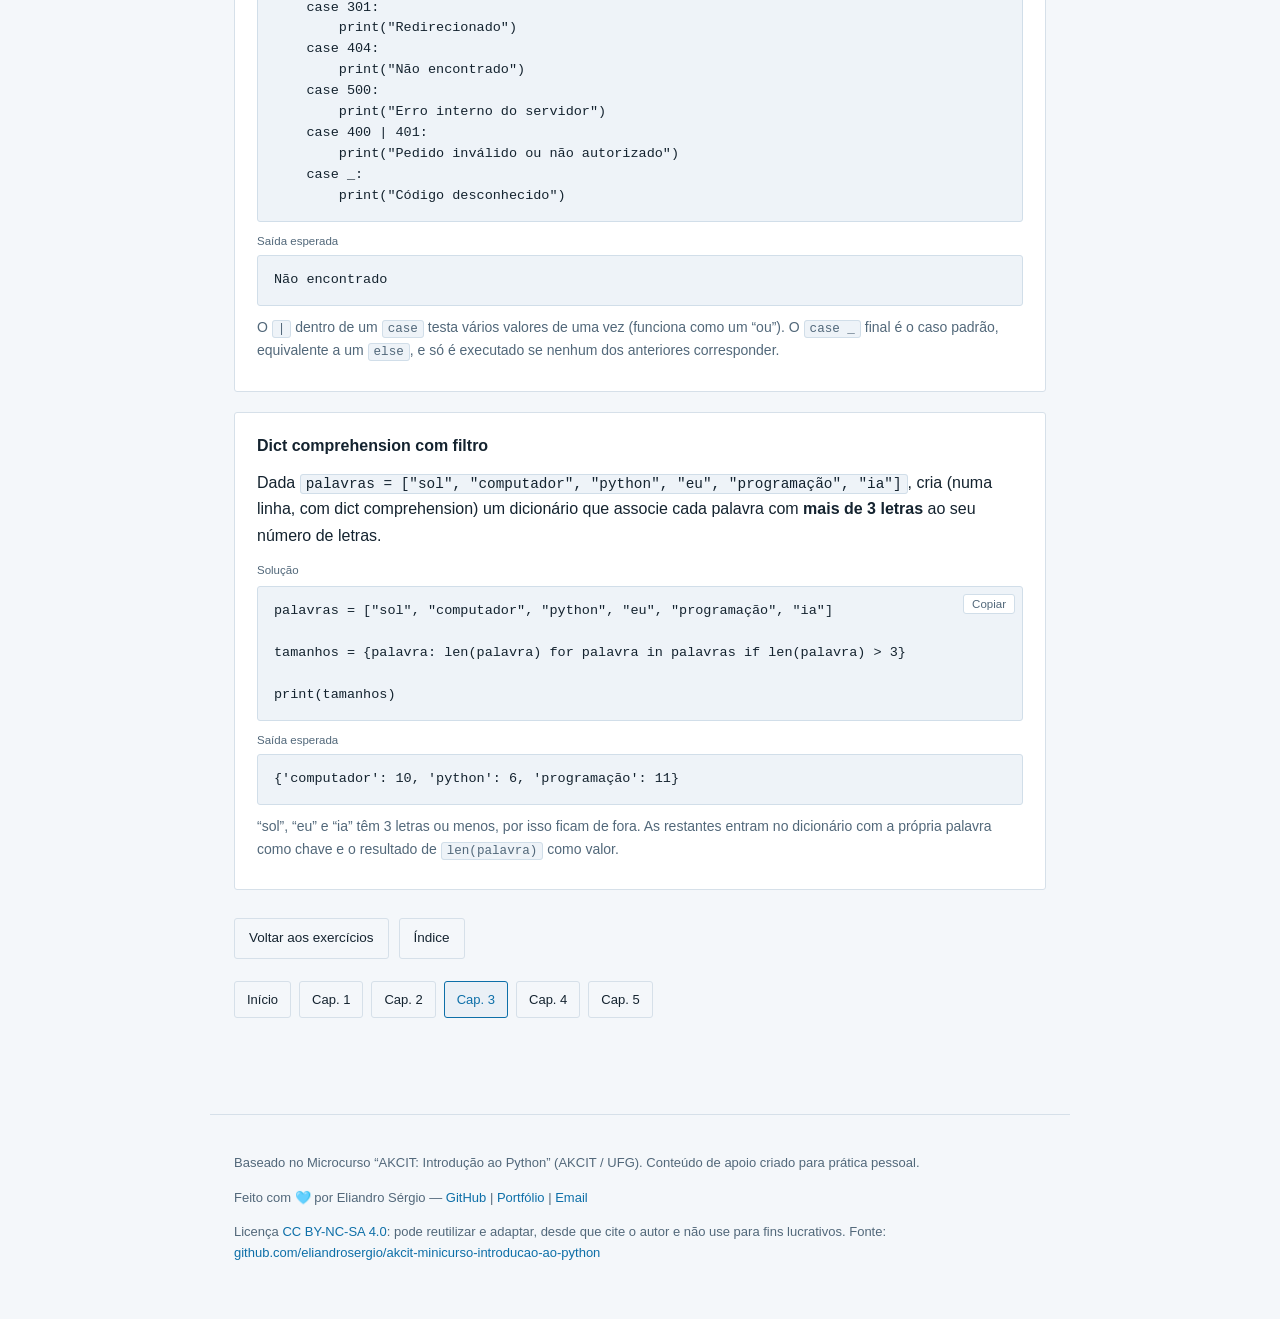
<file: my/web/exercicios-python/capitulo_003_respostas.html>
<!DOCTYPE html>
<html lang="pt" data-theme="dark">
<head>
<meta charset="UTF-8">
<meta name="viewport" content="width=device-width, initial-scale=1.0">
<title>Capítulo 3 — Respostas — Estruturas de Controlo de Fluxo</title>
<link rel="stylesheet" href="assets/style.css">
</head>
<body>
<header class="topbar">
  <div class="topbar-inner">
    <div class="brand">
      <a href="index.html">Exercícios de Python</a>
      <small>Prática guiada · básico ao avançado</small>
    </div>
    <button class="toggle" type="button" data-theme-toggle>
      <span data-theme-icon>&#9789;</span>
      <span data-theme-label>Tema escuro</span>
    </button>
  </div>
</header>
<main>
<p class="page-kicker">Capítulo 3 &middot; Respostas</p>
<h1>Estruturas de Controlo de Fluxo &mdash; Respostas</h1>
<p class="page-lede">Soluções comentadas dos exercícios deste capítulo. Tenta resolver primeiro sem espreitar.</p>
<div class="page-actions">
  <a href="capitulo_003_exercicios.html">Voltar aos exercícios</a>
  <a href="index.html">Índice</a>
</div>
<div class="level-section">
  <h2><span class="level level-basico">Básico</span></h2>
  <article class="exercise" id="ex-1">
  <div class="exercise-head">
    <h3>Classificar uma nota</h3>
  </div>
  <div class="statement">
    <p>Pede uma nota (0 a 20) ao utilizador. Usando <code>if</code>/<code>elif</code>/
                <code>else</code>, imprime <code>"Aprovado"</code> se a nota for &ge; 10,
                <code>"Recuperação"</code> se estiver entre 7 (incluído) e 10 (excluído), e
                <code>"Reprovado"</code> caso contrário.</p>
  </div>
  <p class="solution-label">Solução</p><div class="code-block"><pre><code>nota = float(input("Nota do aluno (0 a 20): "))

if nota &gt;= 10:
    print("Aprovado")
elif nota &gt;= 7:
    print("Recuperação")
else:
    print("Reprovado")</code></pre><button class="copy-btn" type="button">Copiar</button></div>
  <p class="output-label">Saída esperada</p><div class="code-block"><pre><code>Recuperação</code></pre></div>
  <div class="explanation"><p>Exemplo com nota = 8. O Python avalia as condições pela ordem em que
                aparecem e para na primeira que for verdadeira; por isso não é preciso repetir
                <code>nota &lt; 10</code> no <code>elif</code>.</p></div>
</article>

<article class="exercise" id="ex-2">
  <div class="exercise-head">
    <h3>Tabuada com range()</h3>
  </div>
  <div class="statement">
    <p>Pede um número inteiro ao utilizador e usa um <code>for</code> com
                <code>range()</code> para imprimir a sua tabuada, de 1 a 10 (por exemplo,
                <code>"7 x 1 = 7"</code>).</p>
  </div>
  <p class="solution-label">Solução</p><div class="code-block"><pre><code>numero = int(input("Número da tabuada: "))

for i in range(1, 11):
    print(f"{numero} x {i} = {numero * i}")</code></pre><button class="copy-btn" type="button">Copiar</button></div>
  <p class="output-label">Saída esperada</p><div class="code-block"><pre><code>7 x 1 = 7
7 x 2 = 14
...
7 x 10 = 70</code></pre></div>
  <div class="explanation"><p><code>range(1, 11)</code> gera os inteiros de 1 até 10, porque em Python o
                limite superior de um intervalo é sempre aberto (não incluído).</p></div>
</article>

<article class="exercise" id="ex-3">
  <div class="exercise-head">
    <h3>Somar até ultrapassar 100</h3>
  </div>
  <div class="statement">
    <p>Usa um <code>while</code> para somar números inteiros consecutivos a partir
                de 1 (1, depois 1+2, depois 1+2+3&hellip;) até a soma ultrapassar 100. No
                final, mostra quantos números foram somados e qual foi a soma total.</p>
  </div>
  <p class="solution-label">Solução</p><div class="code-block"><pre><code>soma = 0
numero = 0

while soma &lt;= 100:
    numero += 1
    soma += numero

print("Quantidade de números somados:", numero)
print("Soma total:", soma)</code></pre><button class="copy-btn" type="button">Copiar</button></div>
  <p class="output-label">Saída esperada</p><div class="code-block"><pre><code>Quantidade de números somados: 14
Soma total: 105</code></pre></div>
  <div class="explanation"><p>1+2+&hellip;+13 = 91 (ainda &le; 100), mas 1+2+&hellip;+14 = 105, que já
                ultrapassa 100 &mdash; por isso o <code>while</code> pára aí, com
                <code>numero</code> igual a 14.</p></div>
</article>

</div><div class="level-section">
  <h2><span class="level level-intermediario">Intermediário</span></h2>
  <article class="exercise" id="ex-1">
  <div class="exercise-head">
    <h3>Lista numerada com enumerate()</h3>
  </div>
  <div class="statement">
    <p>Dada <code>ingredientes = ["farinha", "ovos", "açúcar", "manteiga"]</code>,
                usa <code>for</code> com <code>enumerate()</code> para imprimir uma lista
                numerada a partir de 1, no formato <code>"1. farinha"</code>.</p>
  </div>
  <p class="solution-label">Solução</p><div class="code-block"><pre><code>ingredientes = ["farinha", "ovos", "açúcar", "manteiga"]

for i, ingrediente in enumerate(ingredientes, start=1):
    print(f"{i}. {ingrediente}")</code></pre><button class="copy-btn" type="button">Copiar</button></div>
  <p class="output-label">Saída esperada</p><div class="code-block"><pre><code>1. farinha
2. ovos
3. açúcar
4. manteiga</code></pre></div>
  <div class="explanation"><p><code>enumerate()</code> devolve pares (índice, elemento). Por defeito
                começa em 0, mas aceita um argumento <code>start</code> para começar noutro
                número &mdash; aqui usámos <code>start=1</code> para não termos de somar 1
                manualmente a cada iteração.</p></div>
</article>

<article class="exercise" id="ex-2">
  <div class="exercise-head">
    <h3>List comprehension: cubos pares</h3>
  </div>
  <div class="statement">
    <p>Usando list comprehension (numa única linha), cria uma lista com os cubos
                (<code>x**3</code>) de todos os números pares entre 0 e 20, incluindo o 20.</p>
  </div>
  <p class="solution-label">Solução</p><div class="code-block"><pre><code>cubos_pares = [x**3 for x in range(21) if x % 2 == 0]

print(cubos_pares)</code></pre><button class="copy-btn" type="button">Copiar</button></div>
  <p class="output-label">Saída esperada</p><div class="code-block"><pre><code>[0, 8, 64, 216, 512, 1000, 1728, 2744, 4096, 5832, 8000]</code></pre></div>
  <div class="explanation"><p><code>range(21)</code> vai de 0 a 20 (o 21 fica de fora, mas é o limite
                aberto do intervalo). O <code>if</code> dentro da comprehension filtra apenas
                os números pares antes de calcular o cubo.</p></div>
</article>

<article class="exercise" id="ex-3">
  <div class="exercise-head">
    <h3>break e continue</h3>
  </div>
  <div class="statement">
    <p>Dada <code>valores = [4, 8, 15, -3, 16, 23, 42]</code>: (a) usa
                <code>for</code> + <code>break</code> para percorrer a lista e parar assim que
                encontrar o primeiro número negativo, mostrando cada número visto até aí; (b)
                num novo <code>for</code> sobre a mesma lista, usa <code>continue</code> para
                não mostrar os múltiplos de 3.</p>
  </div>
  <p class="solution-label">Solução</p><div class="code-block"><pre><code>valores = [4, 8, 15, -3, 16, 23, 42]

for v in valores:
    if v &lt; 0:
        break
    print(v)

print("---")

for v in valores:
    if v % 3 == 0:
        continue
    print(v)</code></pre><button class="copy-btn" type="button">Copiar</button></div>
  <p class="output-label">Saída esperada</p><div class="code-block"><pre><code>4
8
15
---
4
8
16
23</code></pre></div>
  <div class="explanation"><p>No primeiro ciclo, o <code>break</code> interrompe tudo assim que
                <code>v</code> é negativo (-3), por isso os números seguintes nem chegam a ser
                vistos. No segundo, <code>continue</code> só salta a iteração atual: 15, -3 e
                42 são múltiplos de 3 e ficam de fora, mas o ciclo continua normalmente para os
                restantes.</p></div>
</article>

</div><div class="level-section">
  <h2><span class="level level-avancado">Avançado</span></h2>
  <article class="exercise" id="ex-1">
  <div class="exercise-head">
    <h3>try-except com erros específicos</h3>
  </div>
  <div class="statement">
    <p>Pede dois números ao utilizador e tenta dividir o primeiro pelo segundo,
                tratando separadamente dois erros possíveis: <code>ValueError</code> (o
                utilizador digitou algo que não é um número) e <code>ZeroDivisionError</code>
                (o segundo número é 0), cada um com a sua própria mensagem.</p>
  </div>
  <p class="solution-label">Solução</p><div class="code-block"><pre><code>try:
    a = float(input("Primeiro número: "))
    b = float(input("Segundo número: "))
    print("Resultado:", a / b)
except ValueError:
    print("Erro: digite apenas números.")
except ZeroDivisionError:
    print("Erro: não é possível dividir por zero.")</code></pre><button class="copy-btn" type="button">Copiar</button></div>
  <p class="output-label">Saída esperada</p><div class="code-block"><pre><code>Erro: não é possível dividir por zero.</code></pre></div>
  <div class="explanation"><p>Usar <code>except</code> específicos (em vez de um único <code>except</code>
                genérico) permite dar uma mensagem mais útil, porque sabemos exatamente qual
                foi o problema. O Python testa cada <code>except</code> pela ordem em que
                aparece, até encontrar o tipo de erro que ocorreu.</p></div>
</article>

<article class="exercise" id="ex-2">
  <div class="exercise-head">
    <h3>match-case para códigos HTTP</h3>
  </div>
  <div class="statement">
    <p>Pede ao utilizador um código de status HTTP (inteiro) e usa
                <code>match</code>/<code>case</code> para mostrar a mensagem correspondente:
                200&nbsp;&rarr;&nbsp;&ldquo;OK&rdquo;, 301&nbsp;&rarr;&nbsp;&ldquo;Redirecionado&rdquo;,
                404&nbsp;&rarr;&nbsp;&ldquo;Não encontrado&rdquo;, 500&nbsp;&rarr;&nbsp;&ldquo;Erro
                interno do servidor&rdquo;, e 400 <em>ou</em> 401 juntos
                &rarr;&nbsp;&ldquo;Pedido inválido ou não autorizado&rdquo;. Qualquer outro
                valor deve mostrar &ldquo;Código desconhecido&rdquo;.</p>
  </div>
  <p class="solution-label">Solução</p><div class="code-block"><pre><code>codigo = int(input("Código de status HTTP: "))

match codigo:
    case 200:
        print("OK")
    case 301:
        print("Redirecionado")
    case 404:
        print("Não encontrado")
    case 500:
        print("Erro interno do servidor")
    case 400 | 401:
        print("Pedido inválido ou não autorizado")
    case _:
        print("Código desconhecido")</code></pre><button class="copy-btn" type="button">Copiar</button></div>
  <p class="output-label">Saída esperada</p><div class="code-block"><pre><code>Não encontrado</code></pre></div>
  <div class="explanation"><p>O <code>|</code> dentro de um <code>case</code> testa vários valores de uma
                vez (funciona como um &ldquo;ou&rdquo;). O <code>case _</code> final é o caso
                padrão, equivalente a um <code>else</code>, e só é executado se nenhum dos
                anteriores corresponder.</p></div>
</article>

<article class="exercise" id="ex-3">
  <div class="exercise-head">
    <h3>Dict comprehension com filtro</h3>
  </div>
  <div class="statement">
    <p>Dada <code>palavras = ["sol", "computador", "python", "eu", "programação",
                "ia"]</code>, cria (numa linha, com dict comprehension) um dicionário que
                associe cada palavra com <strong>mais de 3 letras</strong> ao seu número de
                letras.</p>
  </div>
  <p class="solution-label">Solução</p><div class="code-block"><pre><code>palavras = ["sol", "computador", "python", "eu", "programação", "ia"]

tamanhos = {palavra: len(palavra) for palavra in palavras if len(palavra) &gt; 3}

print(tamanhos)</code></pre><button class="copy-btn" type="button">Copiar</button></div>
  <p class="output-label">Saída esperada</p><div class="code-block"><pre><code>{'computador': 10, 'python': 6, 'programação': 11}</code></pre></div>
  <div class="explanation"><p>&ldquo;sol&rdquo;, &ldquo;eu&rdquo; e &ldquo;ia&rdquo; têm 3 letras ou
                menos, por isso ficam de fora. As restantes entram no dicionário com a própria
                palavra como chave e o resultado de <code>len(palavra)</code> como valor.</p></div>
</article>

</div>
<div class="page-actions">
  <a href="capitulo_003_exercicios.html">Voltar aos exercícios</a>
  <a href="index.html">Índice</a>
</div>

<nav class="chapter-nav" aria-label="Capítulos">
<a href="index.html">Início</a>
<a href="capitulo_001_exercicios.html">Cap. 1</a>
<a href="capitulo_002_exercicios.html">Cap. 2</a>
<a href="capitulo_003_exercicios.html" class="current">Cap. 3</a>
<a href="capitulo_004_exercicios.html">Cap. 4</a>
<a href="capitulo_005_exercicios.html">Cap. 5</a>
</nav>
</main>
<footer>
  <p>Baseado no Microcurso &ldquo;AKCIT: Introdução ao Python&rdquo; (AKCIT / UFG). Conteúdo de apoio criado para prática pessoal.</p>
  <p>
    Feito com 🩵️ por Eliandro Sérgio &mdash;
    <a href="https://github.com/eliandrosergio">GitHub</a> |
    <a href="https://eliandro.ngolabyte.ao">Portfólio</a> |
    <a href="mailto:eliandrosergio42@gmail.com">Email</a>
  </p>
  <p>
    Licença <a href="https://creativecommons.org/licenses/by-nc-sa/4.0/deed.pt-br">CC BY-NC-SA 4.0</a>: pode reutilizar e adaptar, desde que cite o autor e não use para fins lucrativos. Fonte:
    <a href="https://github.com/eliandrosergio/akcit-minicurso-introducao-ao-python">github.com/eliandrosergio/akcit-minicurso-introducao-ao-python</a>
  </p>
</footer>
<script src="assets/theme.js"></script>
</body>
</html>
</file>
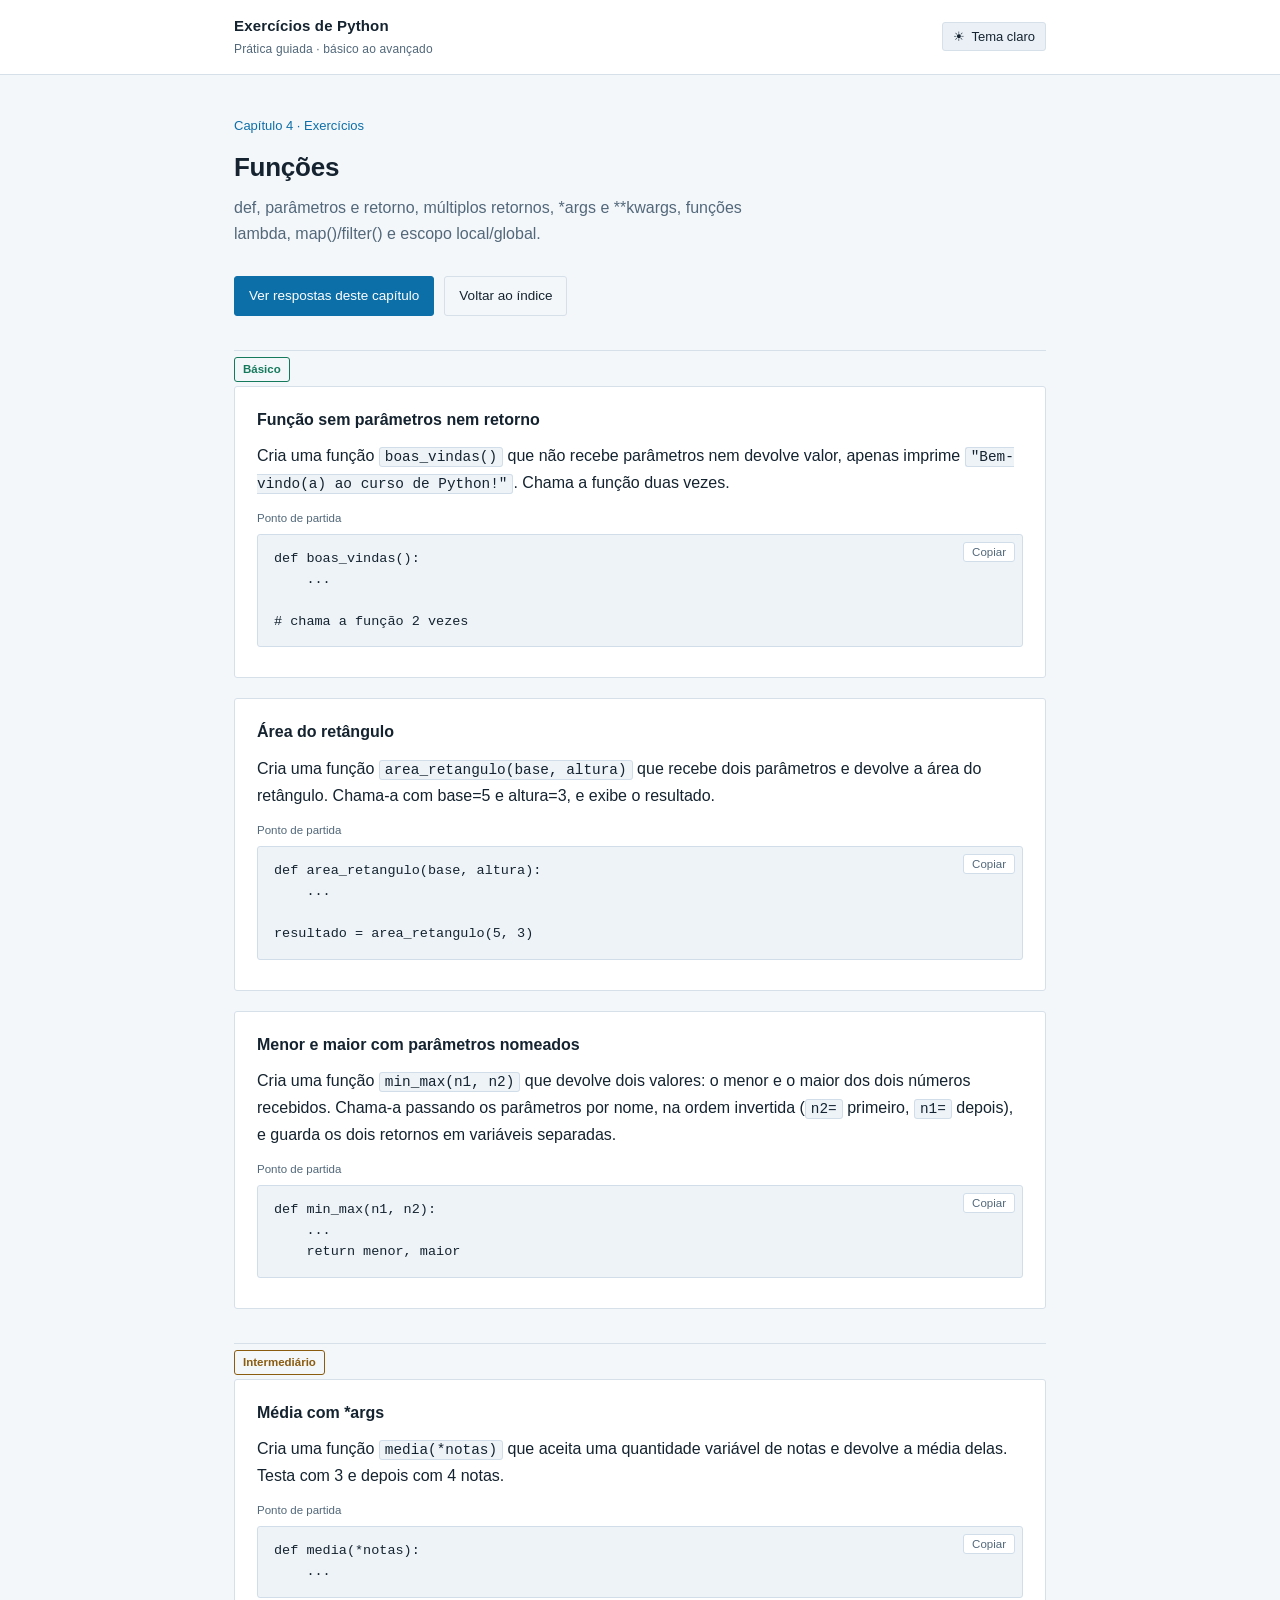
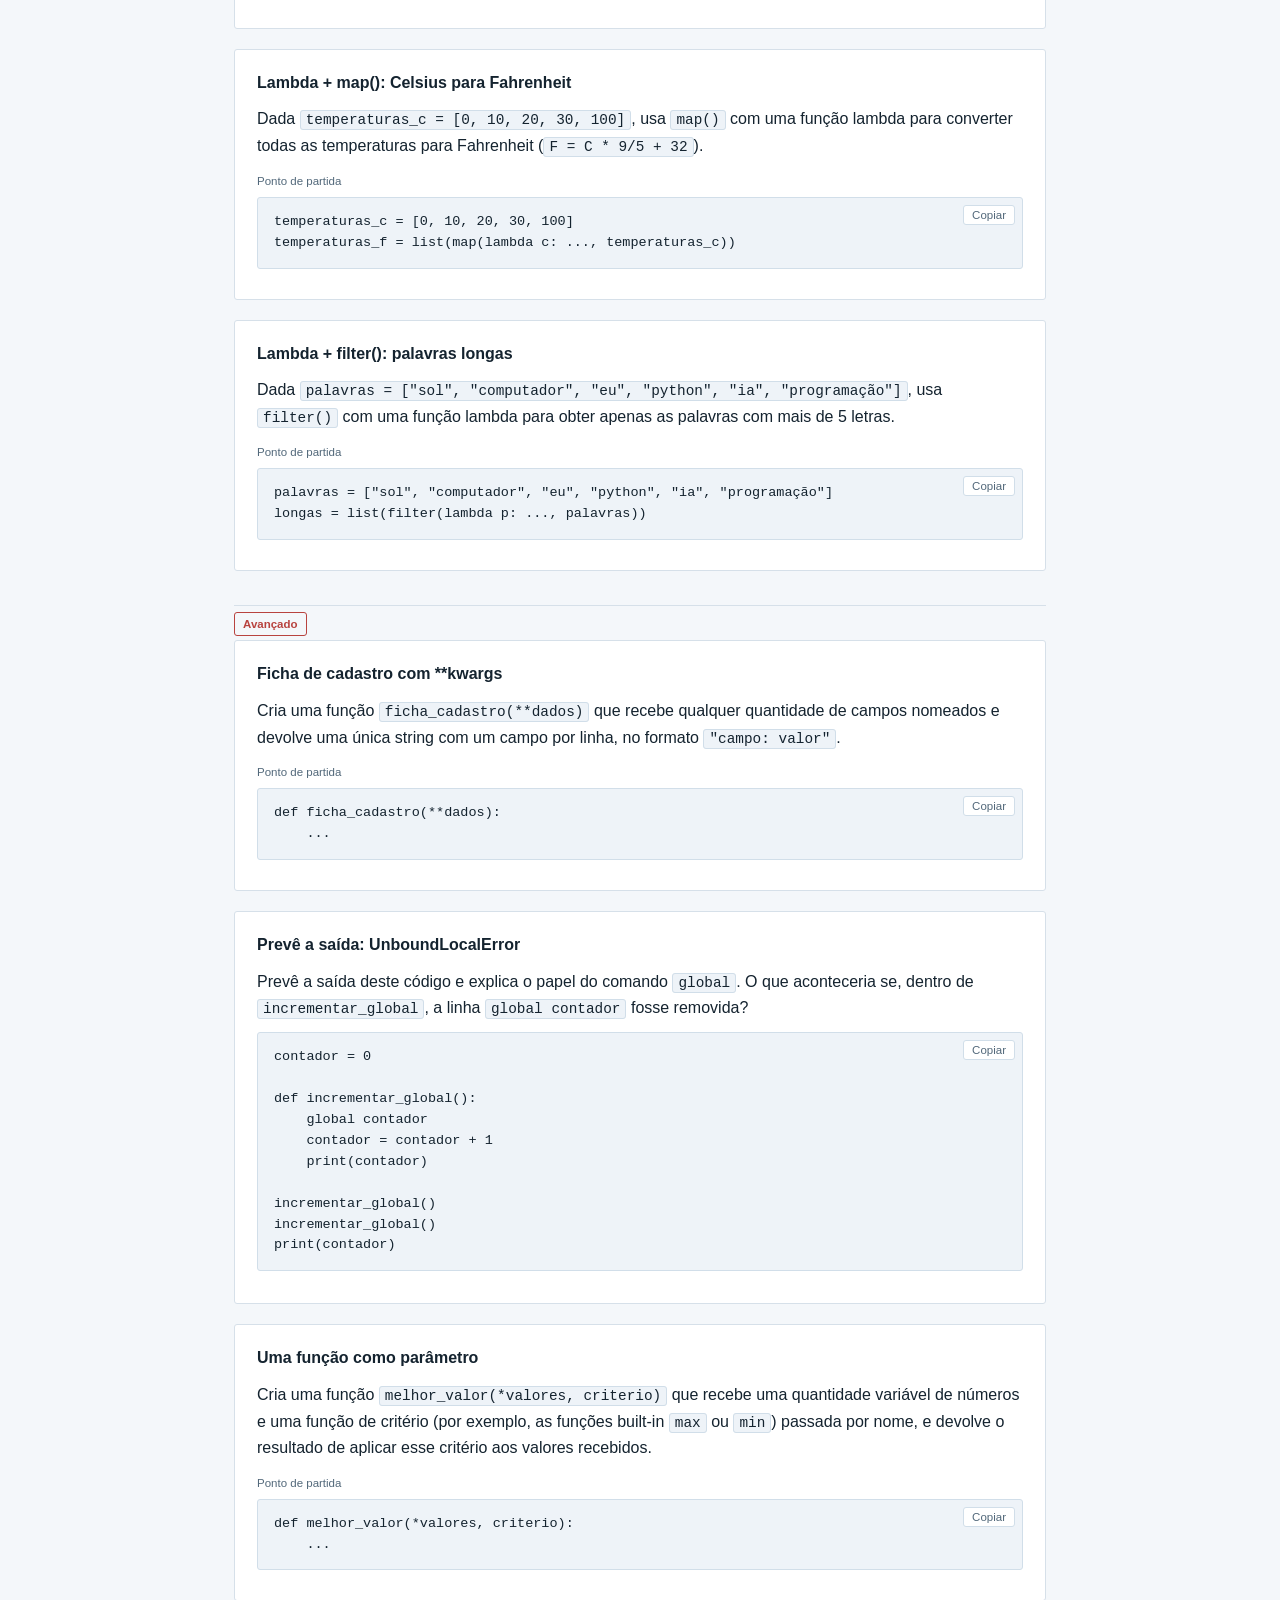
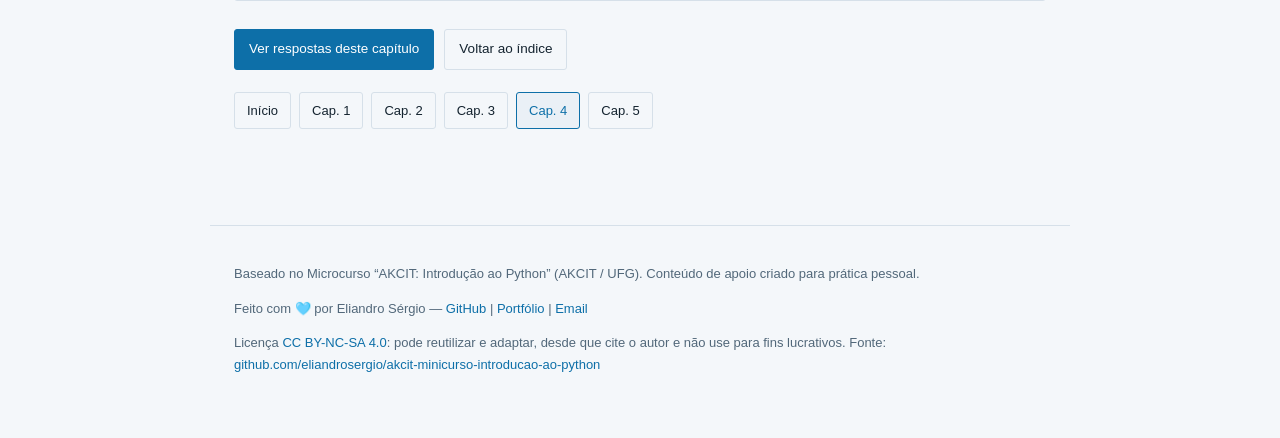
<file: my/web/exercicios-python/capitulo_004_exercicios.html>
<!DOCTYPE html>
<html lang="pt" data-theme="dark">
<head>
<meta charset="UTF-8">
<meta name="viewport" content="width=device-width, initial-scale=1.0">
<title>Capítulo 4 — Exercícios — Funções</title>
<link rel="stylesheet" href="assets/style.css">
</head>
<body>
<header class="topbar">
  <div class="topbar-inner">
    <div class="brand">
      <a href="index.html">Exercícios de Python</a>
      <small>Prática guiada · básico ao avançado</small>
    </div>
    <button class="toggle" type="button" data-theme-toggle>
      <span data-theme-icon>&#9789;</span>
      <span data-theme-label>Tema escuro</span>
    </button>
  </div>
</header>
<main>
<p class="page-kicker">Capítulo 4 &middot; Exercícios</p>
<h1>Funções</h1>
<p class="page-lede">def, parâmetros e retorno, múltiplos retornos, *args e **kwargs, funções lambda, map()/filter() e escopo local/global.</p>
<div class="page-actions">
  <a class="primary" href="capitulo_004_respostas.html">Ver respostas deste capítulo</a>
  <a href="index.html">Voltar ao índice</a>
</div>
<div class="level-section">
  <h2><span class="level level-basico">Básico</span></h2>
  <article class="exercise" id="ex-1">
  <div class="exercise-head">
    <h3>Função sem parâmetros nem retorno</h3>
  </div>
  <div class="statement">
    <p>Cria uma função <code>boas_vindas()</code> que não recebe parâmetros nem
                devolve valor, apenas imprime <code>"Bem-vindo(a) ao curso de Python!"</code>.
                Chama a função duas vezes.</p>
  </div>
  <p class="solution-label">Ponto de partida</p><div class="code-block"><pre><code>def boas_vindas():
    ...

# chama a função 2 vezes</code></pre><button class="copy-btn" type="button">Copiar</button></div>
</article>

<article class="exercise" id="ex-2">
  <div class="exercise-head">
    <h3>Área do retângulo</h3>
  </div>
  <div class="statement">
    <p>Cria uma função <code>area_retangulo(base, altura)</code> que recebe dois
                parâmetros e devolve a área do retângulo. Chama-a com base=5 e altura=3, e
                exibe o resultado.</p>
  </div>
  <p class="solution-label">Ponto de partida</p><div class="code-block"><pre><code>def area_retangulo(base, altura):
    ...

resultado = area_retangulo(5, 3)</code></pre><button class="copy-btn" type="button">Copiar</button></div>
</article>

<article class="exercise" id="ex-3">
  <div class="exercise-head">
    <h3>Menor e maior com parâmetros nomeados</h3>
  </div>
  <div class="statement">
    <p>Cria uma função <code>min_max(n1, n2)</code> que devolve dois valores: o
                menor e o maior dos dois números recebidos. Chama-a passando os parâmetros por
                nome, na ordem invertida (<code>n2=</code> primeiro, <code>n1=</code> depois), e
                guarda os dois retornos em variáveis separadas.</p>
  </div>
  <p class="solution-label">Ponto de partida</p><div class="code-block"><pre><code>def min_max(n1, n2):
    ...
    return menor, maior</code></pre><button class="copy-btn" type="button">Copiar</button></div>
</article>

</div><div class="level-section">
  <h2><span class="level level-intermediario">Intermediário</span></h2>
  <article class="exercise" id="ex-1">
  <div class="exercise-head">
    <h3>Média com *args</h3>
  </div>
  <div class="statement">
    <p>Cria uma função <code>media(*notas)</code> que aceita uma quantidade
                variável de notas e devolve a média delas. Testa com 3 e depois com 4 notas.</p>
  </div>
  <p class="solution-label">Ponto de partida</p><div class="code-block"><pre><code>def media(*notas):
    ...</code></pre><button class="copy-btn" type="button">Copiar</button></div>
</article>

<article class="exercise" id="ex-2">
  <div class="exercise-head">
    <h3>Lambda + map(): Celsius para Fahrenheit</h3>
  </div>
  <div class="statement">
    <p>Dada <code>temperaturas_c = [0, 10, 20, 30, 100]</code>, usa
                <code>map()</code> com uma função lambda para converter todas as temperaturas
                para Fahrenheit (<code>F = C * 9/5 + 32</code>).</p>
  </div>
  <p class="solution-label">Ponto de partida</p><div class="code-block"><pre><code>temperaturas_c = [0, 10, 20, 30, 100]
temperaturas_f = list(map(lambda c: ..., temperaturas_c))</code></pre><button class="copy-btn" type="button">Copiar</button></div>
</article>

<article class="exercise" id="ex-3">
  <div class="exercise-head">
    <h3>Lambda + filter(): palavras longas</h3>
  </div>
  <div class="statement">
    <p>Dada <code>palavras = ["sol", "computador", "eu", "python", "ia",
                "programação"]</code>, usa <code>filter()</code> com uma função lambda para
                obter apenas as palavras com mais de 5 letras.</p>
  </div>
  <p class="solution-label">Ponto de partida</p><div class="code-block"><pre><code>palavras = ["sol", "computador", "eu", "python", "ia", "programação"]
longas = list(filter(lambda p: ..., palavras))</code></pre><button class="copy-btn" type="button">Copiar</button></div>
</article>

</div><div class="level-section">
  <h2><span class="level level-avancado">Avançado</span></h2>
  <article class="exercise" id="ex-1">
  <div class="exercise-head">
    <h3>Ficha de cadastro com **kwargs</h3>
  </div>
  <div class="statement">
    <p>Cria uma função <code>ficha_cadastro(**dados)</code> que recebe qualquer
                quantidade de campos nomeados e devolve uma única string com um campo por
                linha, no formato <code>"campo: valor"</code>.</p>
  </div>
  <p class="solution-label">Ponto de partida</p><div class="code-block"><pre><code>def ficha_cadastro(**dados):
    ...</code></pre><button class="copy-btn" type="button">Copiar</button></div>
</article>

<article class="exercise" id="ex-2">
  <div class="exercise-head">
    <h3>Prevê a saída: UnboundLocalError</h3>
  </div>
  <div class="statement">
    <p>Prevê a saída deste código e explica o papel do comando <code>global</code>.
                O que aconteceria se, dentro de <code>incrementar_global</code>, a linha
                <code>global contador</code> fosse removida?</p><div class="code-block"><pre><code>contador = 0

def incrementar_global():
    global contador
    contador = contador + 1
    print(contador)

incrementar_global()
incrementar_global()
print(contador)</code></pre><button class="copy-btn" type="button">Copiar</button></div>
  </div>
  
</article>

<article class="exercise" id="ex-3">
  <div class="exercise-head">
    <h3>Uma função como parâmetro</h3>
  </div>
  <div class="statement">
    <p>Cria uma função <code>melhor_valor(*valores, criterio)</code> que recebe uma
                quantidade variável de números e uma função de critério (por exemplo, as
                funções built-in <code>max</code> ou <code>min</code>) passada por nome, e
                devolve o resultado de aplicar esse critério aos valores recebidos.</p>
  </div>
  <p class="solution-label">Ponto de partida</p><div class="code-block"><pre><code>def melhor_valor(*valores, criterio):
    ...</code></pre><button class="copy-btn" type="button">Copiar</button></div>
</article>

</div>
<div class="page-actions">
  <a class="primary" href="capitulo_004_respostas.html">Ver respostas deste capítulo</a>
  <a href="index.html">Voltar ao índice</a>
</div>

<nav class="chapter-nav" aria-label="Capítulos">
<a href="index.html">Início</a>
<a href="capitulo_001_exercicios.html">Cap. 1</a>
<a href="capitulo_002_exercicios.html">Cap. 2</a>
<a href="capitulo_003_exercicios.html">Cap. 3</a>
<a href="capitulo_004_exercicios.html" class="current">Cap. 4</a>
<a href="capitulo_005_exercicios.html">Cap. 5</a>
</nav>
</main>
<footer>
  <p>Baseado no Microcurso &ldquo;AKCIT: Introdução ao Python&rdquo; (AKCIT / UFG). Conteúdo de apoio criado para prática pessoal.</p>
  <p>
    Feito com 🩵️ por Eliandro Sérgio &mdash;
    <a href="https://github.com/eliandrosergio">GitHub</a> |
    <a href="https://eliandro.ngolabyte.ao">Portfólio</a> |
    <a href="mailto:eliandrosergio42@gmail.com">Email</a>
  </p>
  <p>
    Licença <a href="https://creativecommons.org/licenses/by-nc-sa/4.0/deed.pt-br">CC BY-NC-SA 4.0</a>: pode reutilizar e adaptar, desde que cite o autor e não use para fins lucrativos. Fonte:
    <a href="https://github.com/eliandrosergio/akcit-minicurso-introducao-ao-python">github.com/eliandrosergio/akcit-minicurso-introducao-ao-python</a>
  </p>
</footer>
<script src="assets/theme.js"></script>
</body>
</html>
</file>
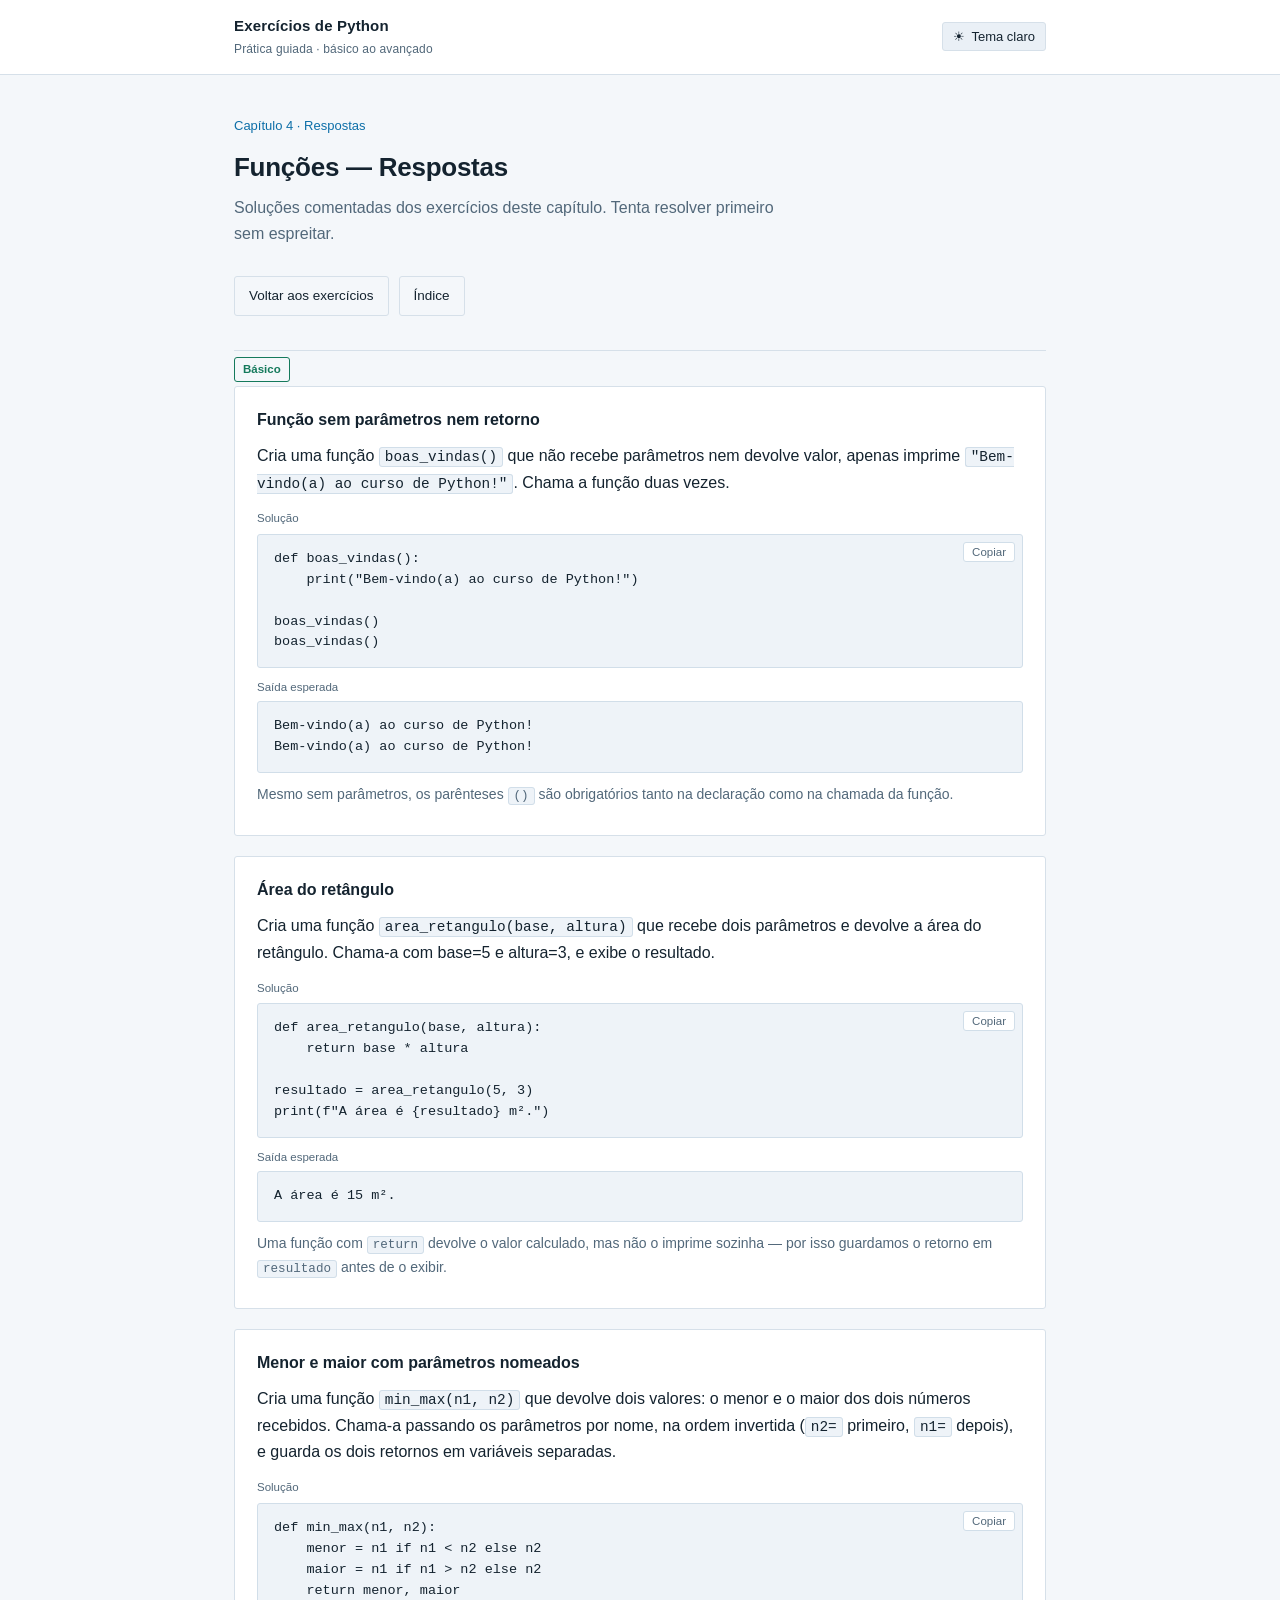
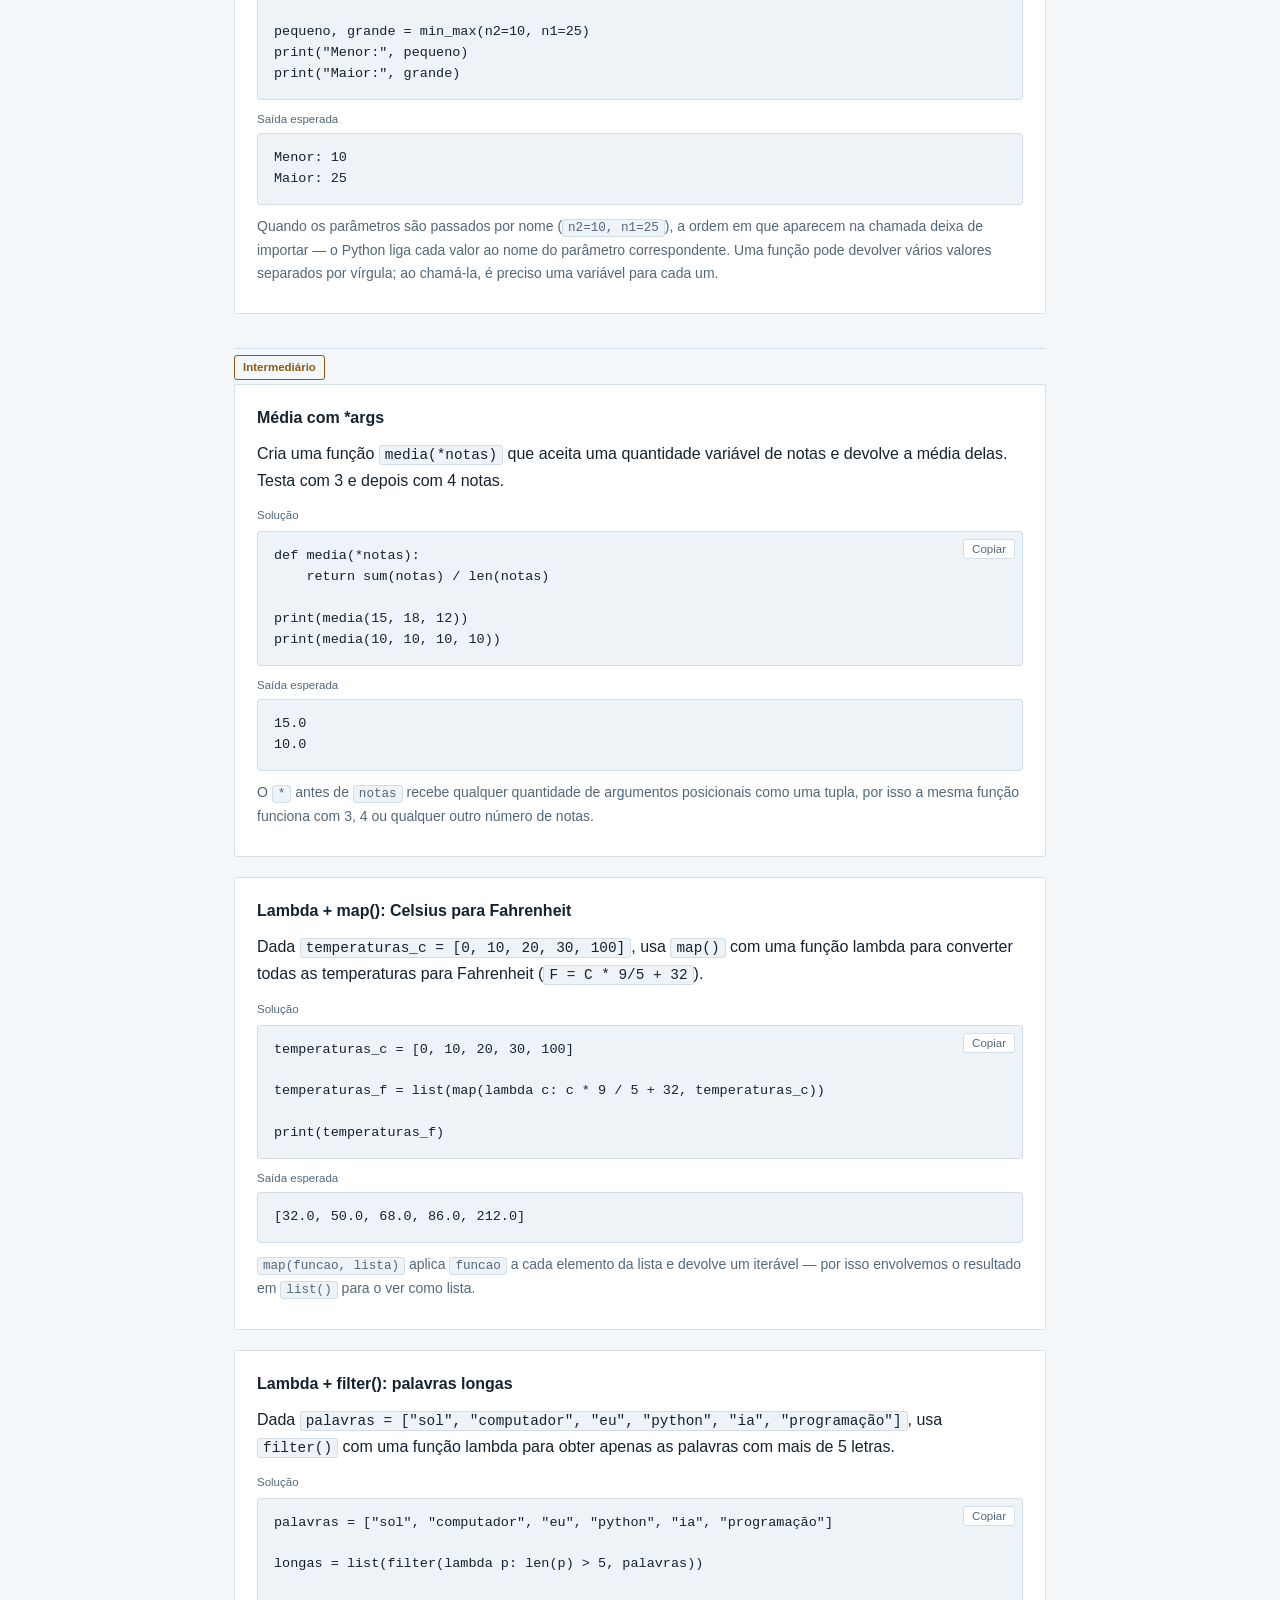
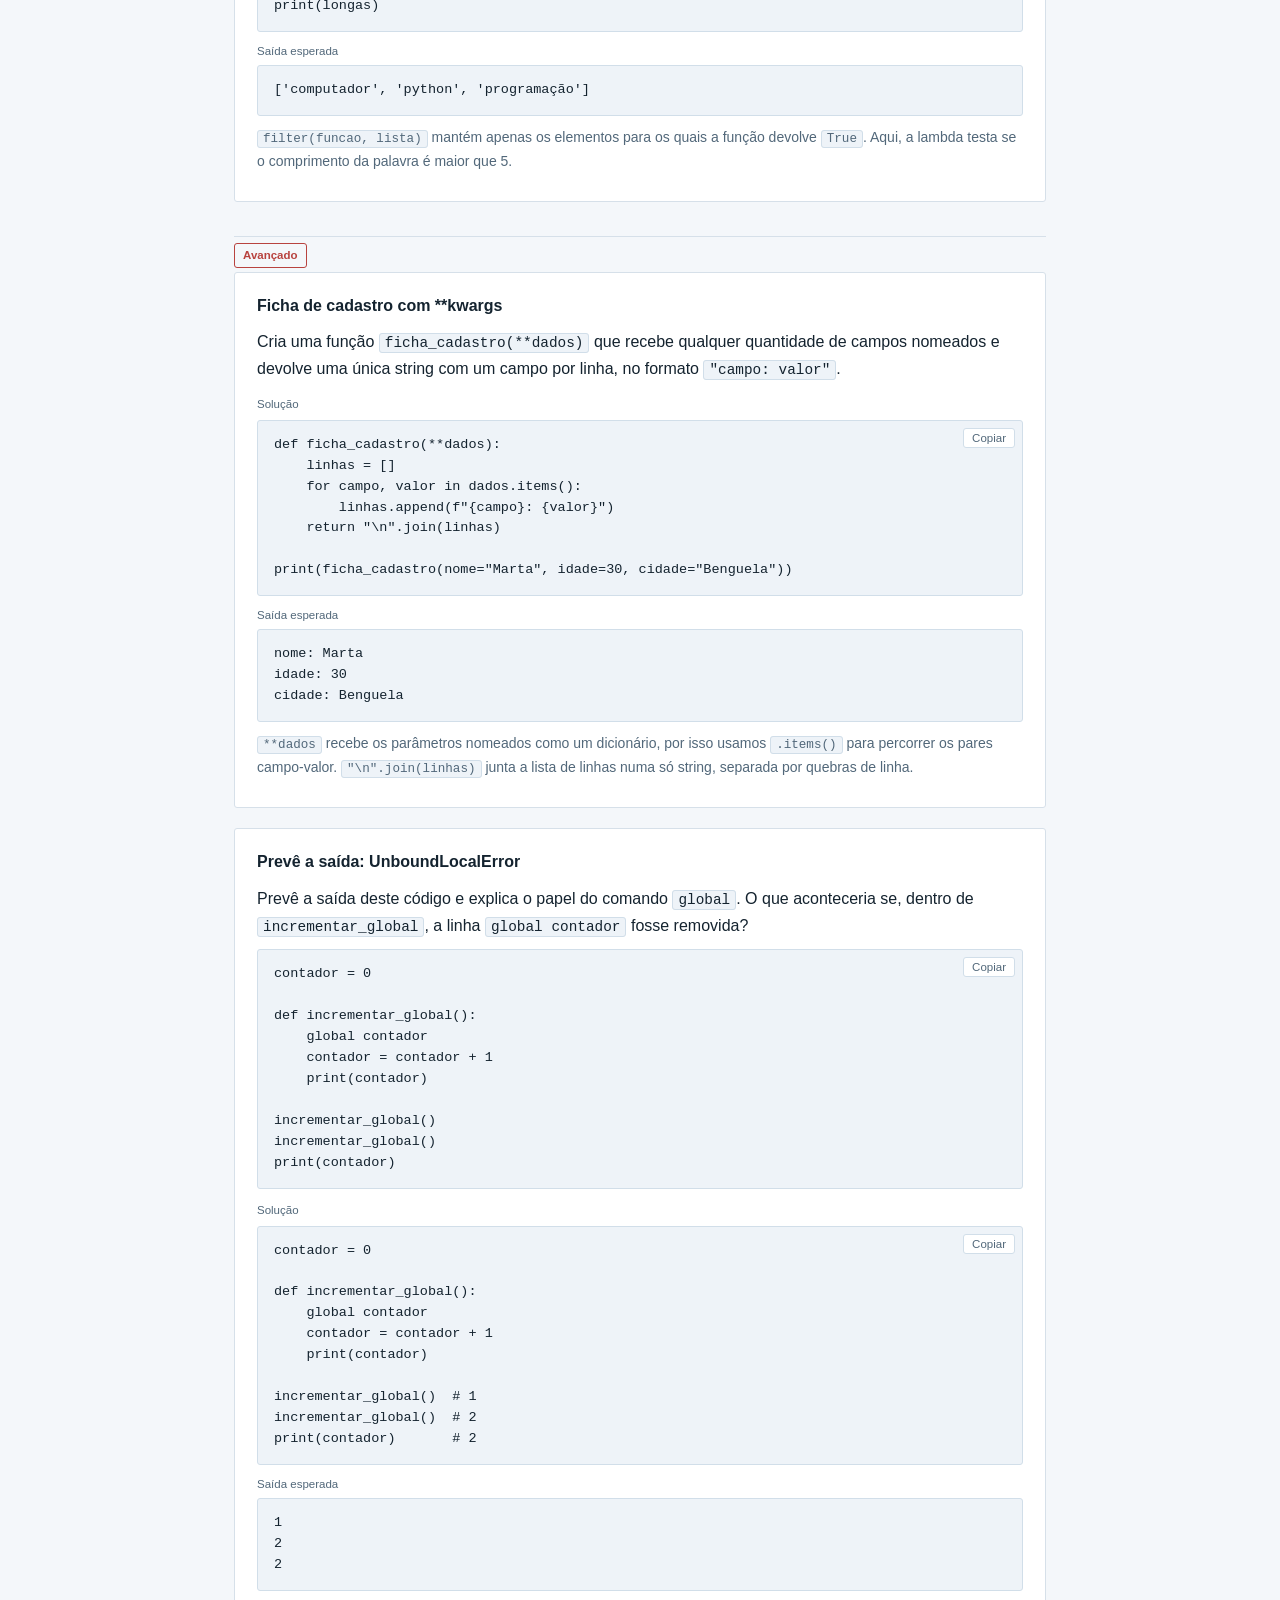
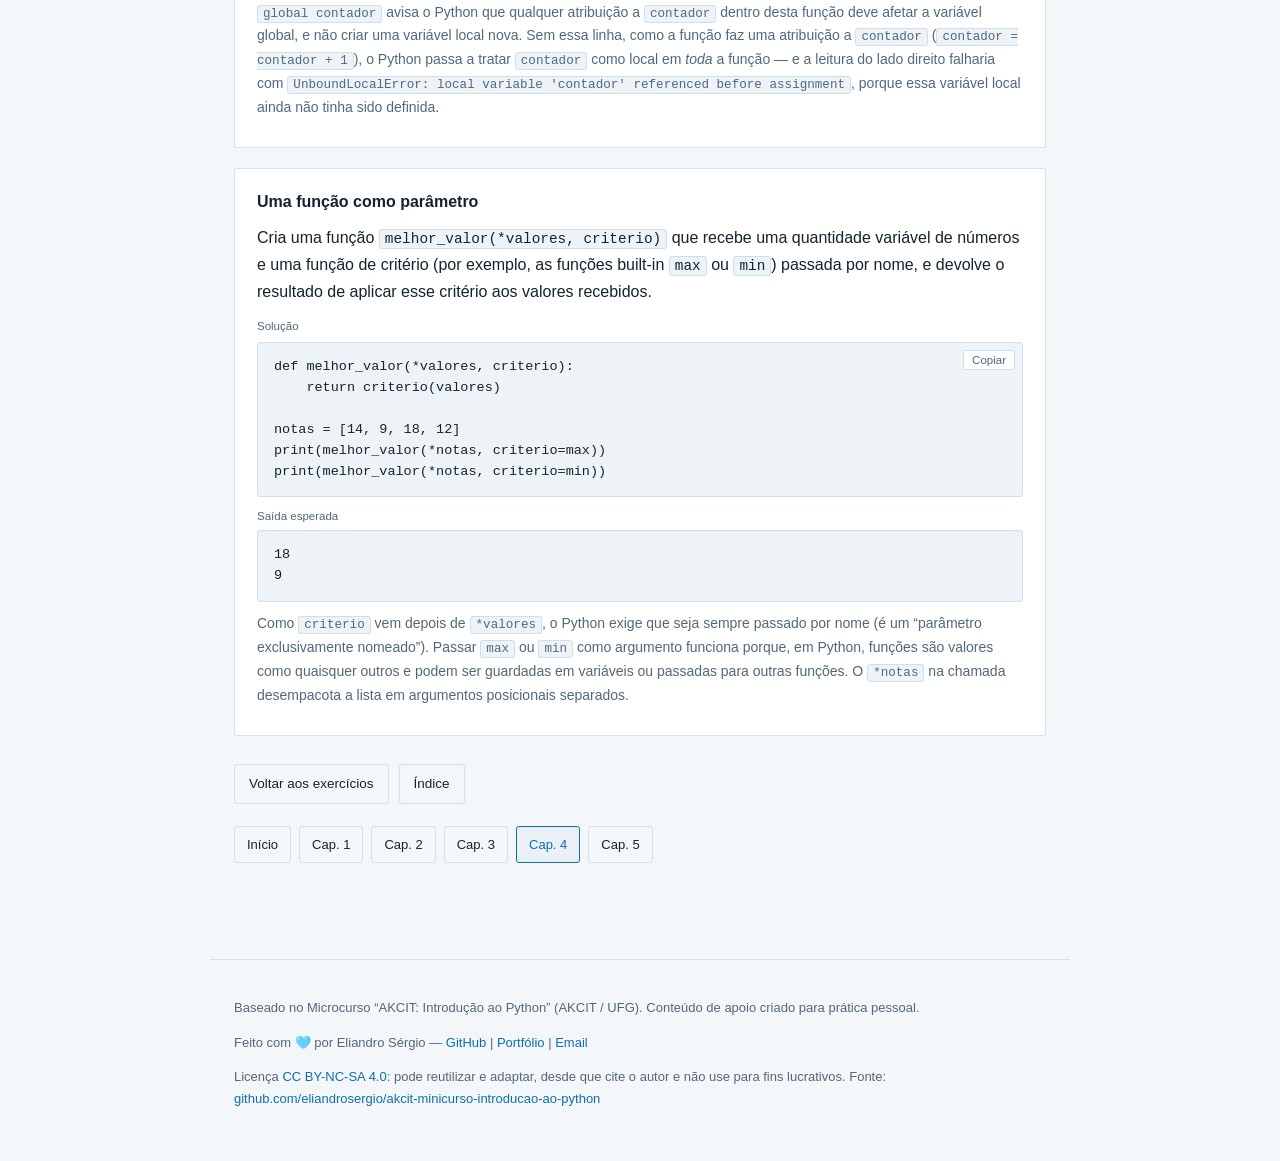
<file: my/web/exercicios-python/capitulo_004_respostas.html>
<!DOCTYPE html>
<html lang="pt" data-theme="dark">
<head>
<meta charset="UTF-8">
<meta name="viewport" content="width=device-width, initial-scale=1.0">
<title>Capítulo 4 — Respostas — Funções</title>
<link rel="stylesheet" href="assets/style.css">
</head>
<body>
<header class="topbar">
  <div class="topbar-inner">
    <div class="brand">
      <a href="index.html">Exercícios de Python</a>
      <small>Prática guiada · básico ao avançado</small>
    </div>
    <button class="toggle" type="button" data-theme-toggle>
      <span data-theme-icon>&#9789;</span>
      <span data-theme-label>Tema escuro</span>
    </button>
  </div>
</header>
<main>
<p class="page-kicker">Capítulo 4 &middot; Respostas</p>
<h1>Funções &mdash; Respostas</h1>
<p class="page-lede">Soluções comentadas dos exercícios deste capítulo. Tenta resolver primeiro sem espreitar.</p>
<div class="page-actions">
  <a href="capitulo_004_exercicios.html">Voltar aos exercícios</a>
  <a href="index.html">Índice</a>
</div>
<div class="level-section">
  <h2><span class="level level-basico">Básico</span></h2>
  <article class="exercise" id="ex-1">
  <div class="exercise-head">
    <h3>Função sem parâmetros nem retorno</h3>
  </div>
  <div class="statement">
    <p>Cria uma função <code>boas_vindas()</code> que não recebe parâmetros nem
                devolve valor, apenas imprime <code>"Bem-vindo(a) ao curso de Python!"</code>.
                Chama a função duas vezes.</p>
  </div>
  <p class="solution-label">Solução</p><div class="code-block"><pre><code>def boas_vindas():
    print("Bem-vindo(a) ao curso de Python!")

boas_vindas()
boas_vindas()</code></pre><button class="copy-btn" type="button">Copiar</button></div>
  <p class="output-label">Saída esperada</p><div class="code-block"><pre><code>Bem-vindo(a) ao curso de Python!
Bem-vindo(a) ao curso de Python!</code></pre></div>
  <div class="explanation"><p>Mesmo sem parâmetros, os parênteses <code>()</code> são obrigatórios tanto
                na declaração como na chamada da função.</p></div>
</article>

<article class="exercise" id="ex-2">
  <div class="exercise-head">
    <h3>Área do retângulo</h3>
  </div>
  <div class="statement">
    <p>Cria uma função <code>area_retangulo(base, altura)</code> que recebe dois
                parâmetros e devolve a área do retângulo. Chama-a com base=5 e altura=3, e
                exibe o resultado.</p>
  </div>
  <p class="solution-label">Solução</p><div class="code-block"><pre><code>def area_retangulo(base, altura):
    return base * altura

resultado = area_retangulo(5, 3)
print(f"A área é {resultado} m².")</code></pre><button class="copy-btn" type="button">Copiar</button></div>
  <p class="output-label">Saída esperada</p><div class="code-block"><pre><code>A área é 15 m².</code></pre></div>
  <div class="explanation"><p>Uma função com <code>return</code> devolve o valor calculado, mas não o
                imprime sozinha &mdash; por isso guardamos o retorno em <code>resultado</code>
                antes de o exibir.</p></div>
</article>

<article class="exercise" id="ex-3">
  <div class="exercise-head">
    <h3>Menor e maior com parâmetros nomeados</h3>
  </div>
  <div class="statement">
    <p>Cria uma função <code>min_max(n1, n2)</code> que devolve dois valores: o
                menor e o maior dos dois números recebidos. Chama-a passando os parâmetros por
                nome, na ordem invertida (<code>n2=</code> primeiro, <code>n1=</code> depois), e
                guarda os dois retornos em variáveis separadas.</p>
  </div>
  <p class="solution-label">Solução</p><div class="code-block"><pre><code>def min_max(n1, n2):
    menor = n1 if n1 &lt; n2 else n2
    maior = n1 if n1 &gt; n2 else n2
    return menor, maior

pequeno, grande = min_max(n2=10, n1=25)
print("Menor:", pequeno)
print("Maior:", grande)</code></pre><button class="copy-btn" type="button">Copiar</button></div>
  <p class="output-label">Saída esperada</p><div class="code-block"><pre><code>Menor: 10
Maior: 25</code></pre></div>
  <div class="explanation"><p>Quando os parâmetros são passados por nome (<code>n2=10, n1=25</code>), a
                ordem em que aparecem na chamada deixa de importar &mdash; o Python liga cada
                valor ao nome do parâmetro correspondente. Uma função pode devolver vários
                valores separados por vírgula; ao chamá-la, é preciso uma variável para cada
                um.</p></div>
</article>

</div><div class="level-section">
  <h2><span class="level level-intermediario">Intermediário</span></h2>
  <article class="exercise" id="ex-1">
  <div class="exercise-head">
    <h3>Média com *args</h3>
  </div>
  <div class="statement">
    <p>Cria uma função <code>media(*notas)</code> que aceita uma quantidade
                variável de notas e devolve a média delas. Testa com 3 e depois com 4 notas.</p>
  </div>
  <p class="solution-label">Solução</p><div class="code-block"><pre><code>def media(*notas):
    return sum(notas) / len(notas)

print(media(15, 18, 12))
print(media(10, 10, 10, 10))</code></pre><button class="copy-btn" type="button">Copiar</button></div>
  <p class="output-label">Saída esperada</p><div class="code-block"><pre><code>15.0
10.0</code></pre></div>
  <div class="explanation"><p>O <code>*</code> antes de <code>notas</code> recebe qualquer quantidade de
                argumentos posicionais como uma tupla, por isso a mesma função funciona com 3,
                4 ou qualquer outro número de notas.</p></div>
</article>

<article class="exercise" id="ex-2">
  <div class="exercise-head">
    <h3>Lambda + map(): Celsius para Fahrenheit</h3>
  </div>
  <div class="statement">
    <p>Dada <code>temperaturas_c = [0, 10, 20, 30, 100]</code>, usa
                <code>map()</code> com uma função lambda para converter todas as temperaturas
                para Fahrenheit (<code>F = C * 9/5 + 32</code>).</p>
  </div>
  <p class="solution-label">Solução</p><div class="code-block"><pre><code>temperaturas_c = [0, 10, 20, 30, 100]

temperaturas_f = list(map(lambda c: c * 9 / 5 + 32, temperaturas_c))

print(temperaturas_f)</code></pre><button class="copy-btn" type="button">Copiar</button></div>
  <p class="output-label">Saída esperada</p><div class="code-block"><pre><code>[32.0, 50.0, 68.0, 86.0, 212.0]</code></pre></div>
  <div class="explanation"><p><code>map(funcao, lista)</code> aplica <code>funcao</code> a cada elemento
                da lista e devolve um iterável &mdash; por isso envolvemos o resultado em
                <code>list()</code> para o ver como lista.</p></div>
</article>

<article class="exercise" id="ex-3">
  <div class="exercise-head">
    <h3>Lambda + filter(): palavras longas</h3>
  </div>
  <div class="statement">
    <p>Dada <code>palavras = ["sol", "computador", "eu", "python", "ia",
                "programação"]</code>, usa <code>filter()</code> com uma função lambda para
                obter apenas as palavras com mais de 5 letras.</p>
  </div>
  <p class="solution-label">Solução</p><div class="code-block"><pre><code>palavras = ["sol", "computador", "eu", "python", "ia", "programação"]

longas = list(filter(lambda p: len(p) &gt; 5, palavras))

print(longas)</code></pre><button class="copy-btn" type="button">Copiar</button></div>
  <p class="output-label">Saída esperada</p><div class="code-block"><pre><code>['computador', 'python', 'programação']</code></pre></div>
  <div class="explanation"><p><code>filter(funcao, lista)</code> mantém apenas os elementos para os quais
                a função devolve <code>True</code>. Aqui, a lambda testa se o comprimento da
                palavra é maior que 5.</p></div>
</article>

</div><div class="level-section">
  <h2><span class="level level-avancado">Avançado</span></h2>
  <article class="exercise" id="ex-1">
  <div class="exercise-head">
    <h3>Ficha de cadastro com **kwargs</h3>
  </div>
  <div class="statement">
    <p>Cria uma função <code>ficha_cadastro(**dados)</code> que recebe qualquer
                quantidade de campos nomeados e devolve uma única string com um campo por
                linha, no formato <code>"campo: valor"</code>.</p>
  </div>
  <p class="solution-label">Solução</p><div class="code-block"><pre><code>def ficha_cadastro(**dados):
    linhas = []
    for campo, valor in dados.items():
        linhas.append(f"{campo}: {valor}")
    return "\n".join(linhas)

print(ficha_cadastro(nome="Marta", idade=30, cidade="Benguela"))</code></pre><button class="copy-btn" type="button">Copiar</button></div>
  <p class="output-label">Saída esperada</p><div class="code-block"><pre><code>nome: Marta
idade: 30
cidade: Benguela</code></pre></div>
  <div class="explanation"><p><code>**dados</code> recebe os parâmetros nomeados como um dicionário, por
                isso usamos <code>.items()</code> para percorrer os pares campo-valor.
                <code>"\n".join(linhas)</code> junta a lista de linhas numa só string,
                separada por quebras de linha.</p></div>
</article>

<article class="exercise" id="ex-2">
  <div class="exercise-head">
    <h3>Prevê a saída: UnboundLocalError</h3>
  </div>
  <div class="statement">
    <p>Prevê a saída deste código e explica o papel do comando <code>global</code>.
                O que aconteceria se, dentro de <code>incrementar_global</code>, a linha
                <code>global contador</code> fosse removida?</p><div class="code-block"><pre><code>contador = 0

def incrementar_global():
    global contador
    contador = contador + 1
    print(contador)

incrementar_global()
incrementar_global()
print(contador)</code></pre><button class="copy-btn" type="button">Copiar</button></div>
  </div>
  <p class="solution-label">Solução</p><div class="code-block"><pre><code>contador = 0

def incrementar_global():
    global contador
    contador = contador + 1
    print(contador)

incrementar_global()  # 1
incrementar_global()  # 2
print(contador)       # 2</code></pre><button class="copy-btn" type="button">Copiar</button></div>
  <p class="output-label">Saída esperada</p><div class="code-block"><pre><code>1
2
2</code></pre></div>
  <div class="explanation"><p><code>global contador</code> avisa o Python que qualquer atribuição a
                <code>contador</code> dentro desta função deve afetar a variável global, e não
                criar uma variável local nova. Sem essa linha, como a função faz uma atribuição
                a <code>contador</code> (<code>contador = contador + 1</code>), o Python passa a
                tratar <code>contador</code> como local em <em>toda</em> a função &mdash; e a
                leitura do lado direito falharia com <code>UnboundLocalError: local variable
                'contador' referenced before assignment</code>, porque essa variável local
                ainda não tinha sido definida.</p></div>
</article>

<article class="exercise" id="ex-3">
  <div class="exercise-head">
    <h3>Uma função como parâmetro</h3>
  </div>
  <div class="statement">
    <p>Cria uma função <code>melhor_valor(*valores, criterio)</code> que recebe uma
                quantidade variável de números e uma função de critério (por exemplo, as
                funções built-in <code>max</code> ou <code>min</code>) passada por nome, e
                devolve o resultado de aplicar esse critério aos valores recebidos.</p>
  </div>
  <p class="solution-label">Solução</p><div class="code-block"><pre><code>def melhor_valor(*valores, criterio):
    return criterio(valores)

notas = [14, 9, 18, 12]
print(melhor_valor(*notas, criterio=max))
print(melhor_valor(*notas, criterio=min))</code></pre><button class="copy-btn" type="button">Copiar</button></div>
  <p class="output-label">Saída esperada</p><div class="code-block"><pre><code>18
9</code></pre></div>
  <div class="explanation"><p>Como <code>criterio</code> vem depois de <code>*valores</code>, o Python
                exige que seja sempre passado por nome (é um &ldquo;parâmetro exclusivamente
                nomeado&rdquo;). Passar <code>max</code> ou <code>min</code> como argumento
                funciona porque, em Python, funções são valores como quaisquer outros e podem
                ser guardadas em variáveis ou passadas para outras funções. O <code>*notas</code>
                na chamada desempacota a lista em argumentos posicionais separados.</p></div>
</article>

</div>
<div class="page-actions">
  <a href="capitulo_004_exercicios.html">Voltar aos exercícios</a>
  <a href="index.html">Índice</a>
</div>

<nav class="chapter-nav" aria-label="Capítulos">
<a href="index.html">Início</a>
<a href="capitulo_001_exercicios.html">Cap. 1</a>
<a href="capitulo_002_exercicios.html">Cap. 2</a>
<a href="capitulo_003_exercicios.html">Cap. 3</a>
<a href="capitulo_004_exercicios.html" class="current">Cap. 4</a>
<a href="capitulo_005_exercicios.html">Cap. 5</a>
</nav>
</main>
<footer>
  <p>Baseado no Microcurso &ldquo;AKCIT: Introdução ao Python&rdquo; (AKCIT / UFG). Conteúdo de apoio criado para prática pessoal.</p>
  <p>
    Feito com 🩵️ por Eliandro Sérgio &mdash;
    <a href="https://github.com/eliandrosergio">GitHub</a> |
    <a href="https://eliandro.ngolabyte.ao">Portfólio</a> |
    <a href="mailto:eliandrosergio42@gmail.com">Email</a>
  </p>
  <p>
    Licença <a href="https://creativecommons.org/licenses/by-nc-sa/4.0/deed.pt-br">CC BY-NC-SA 4.0</a>: pode reutilizar e adaptar, desde que cite o autor e não use para fins lucrativos. Fonte:
    <a href="https://github.com/eliandrosergio/akcit-minicurso-introducao-ao-python">github.com/eliandrosergio/akcit-minicurso-introducao-ao-python</a>
  </p>
</footer>
<script src="assets/theme.js"></script>
</body>
</html>
</file>
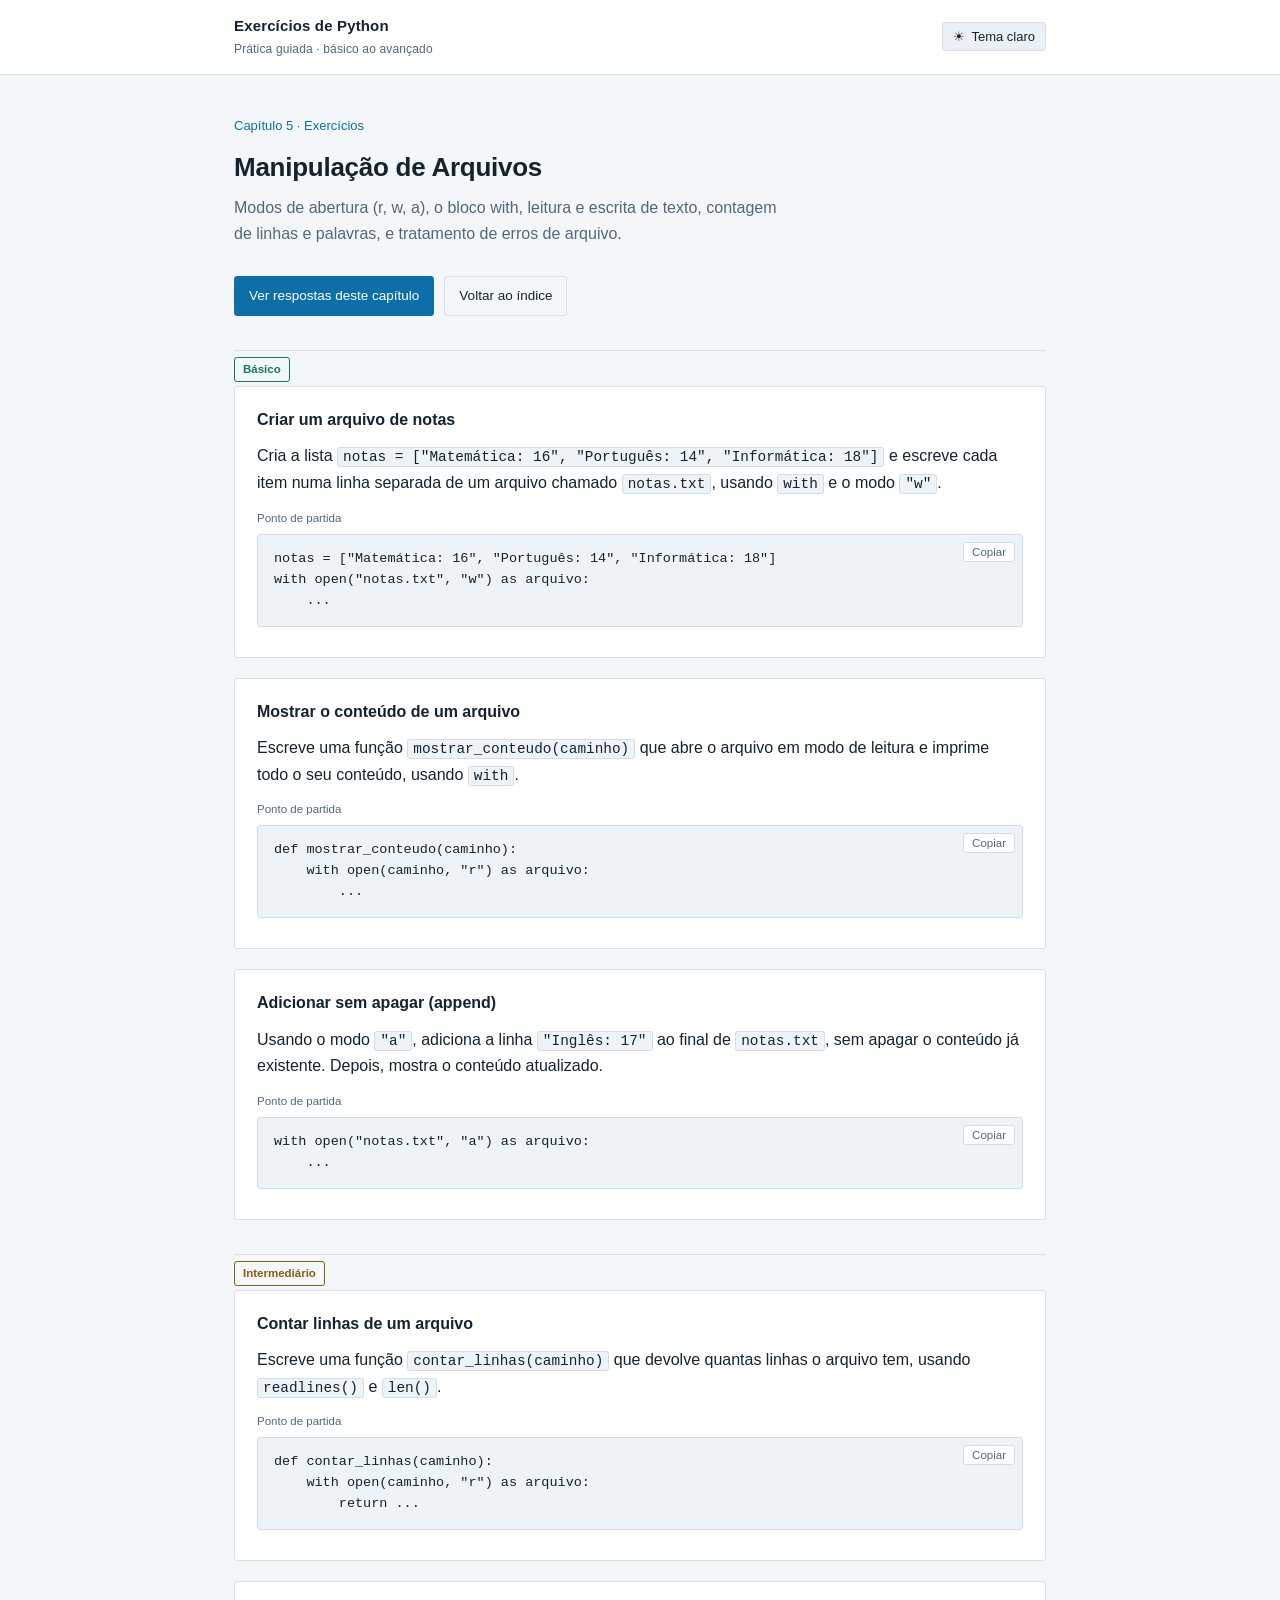
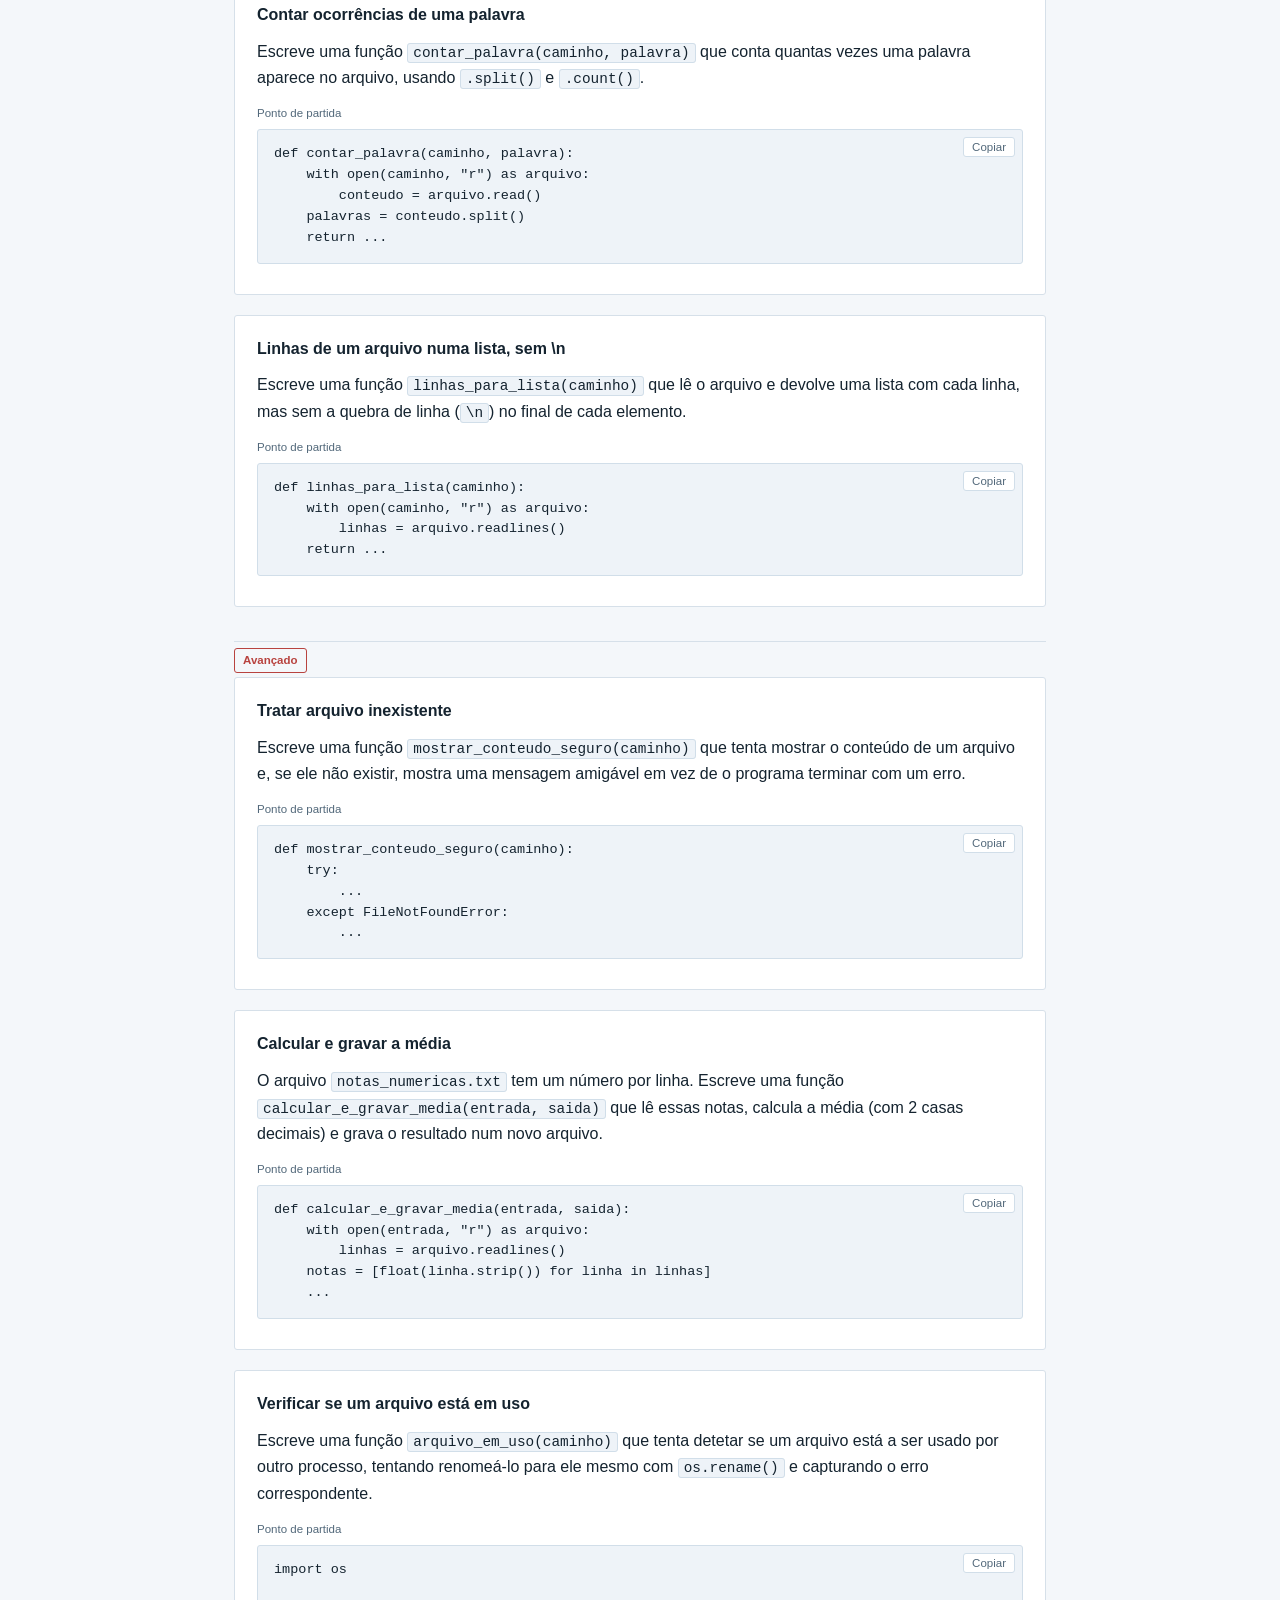
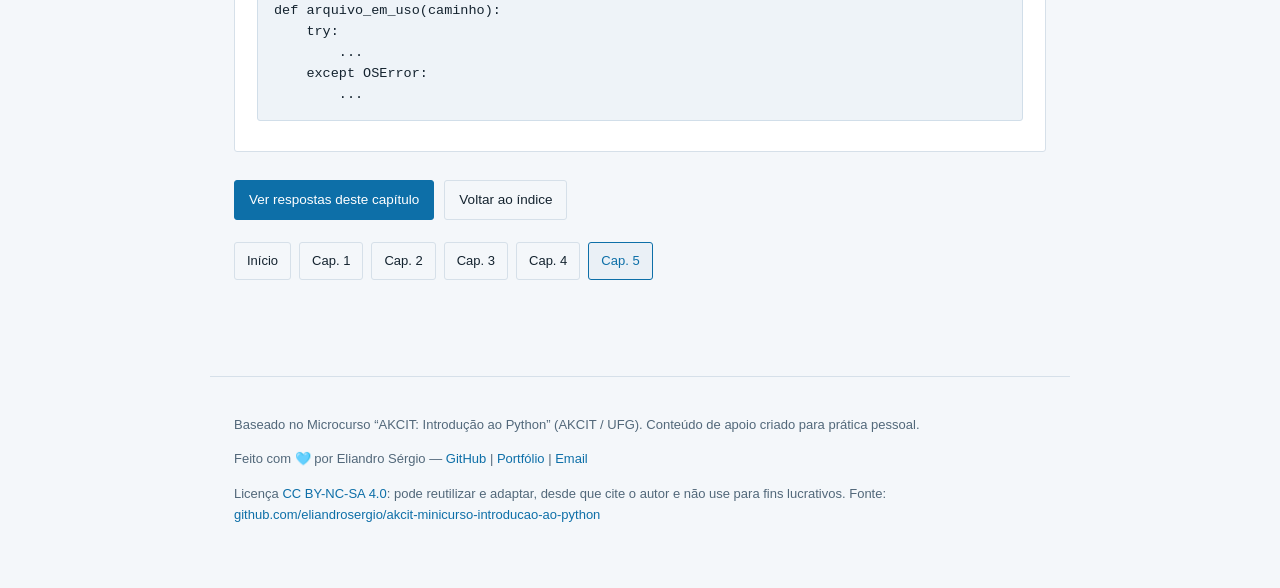
<file: my/web/exercicios-python/capitulo_005_exercicios.html>
<!DOCTYPE html>
<html lang="pt" data-theme="dark">
<head>
<meta charset="UTF-8">
<meta name="viewport" content="width=device-width, initial-scale=1.0">
<title>Capítulo 5 — Exercícios — Manipulação de Arquivos</title>
<link rel="stylesheet" href="assets/style.css">
</head>
<body>
<header class="topbar">
  <div class="topbar-inner">
    <div class="brand">
      <a href="index.html">Exercícios de Python</a>
      <small>Prática guiada · básico ao avançado</small>
    </div>
    <button class="toggle" type="button" data-theme-toggle>
      <span data-theme-icon>&#9789;</span>
      <span data-theme-label>Tema escuro</span>
    </button>
  </div>
</header>
<main>
<p class="page-kicker">Capítulo 5 &middot; Exercícios</p>
<h1>Manipulação de Arquivos</h1>
<p class="page-lede">Modos de abertura (r, w, a), o bloco with, leitura e escrita de texto, contagem de linhas e palavras, e tratamento de erros de arquivo.</p>
<div class="page-actions">
  <a class="primary" href="capitulo_005_respostas.html">Ver respostas deste capítulo</a>
  <a href="index.html">Voltar ao índice</a>
</div>
<div class="level-section">
  <h2><span class="level level-basico">Básico</span></h2>
  <article class="exercise" id="ex-1">
  <div class="exercise-head">
    <h3>Criar um arquivo de notas</h3>
  </div>
  <div class="statement">
    <p>Cria a lista <code>notas = ["Matemática: 16", "Português: 14",
                "Informática: 18"]</code> e escreve cada item numa linha separada de um
                arquivo chamado <code>notas.txt</code>, usando <code>with</code> e o modo
                <code>"w"</code>.</p>
  </div>
  <p class="solution-label">Ponto de partida</p><div class="code-block"><pre><code>notas = ["Matemática: 16", "Português: 14", "Informática: 18"]
with open("notas.txt", "w") as arquivo:
    ...</code></pre><button class="copy-btn" type="button">Copiar</button></div>
</article>

<article class="exercise" id="ex-2">
  <div class="exercise-head">
    <h3>Mostrar o conteúdo de um arquivo</h3>
  </div>
  <div class="statement">
    <p>Escreve uma função <code>mostrar_conteudo(caminho)</code> que abre o
                arquivo em modo de leitura e imprime todo o seu conteúdo, usando
                <code>with</code>.</p>
  </div>
  <p class="solution-label">Ponto de partida</p><div class="code-block"><pre><code>def mostrar_conteudo(caminho):
    with open(caminho, "r") as arquivo:
        ...</code></pre><button class="copy-btn" type="button">Copiar</button></div>
</article>

<article class="exercise" id="ex-3">
  <div class="exercise-head">
    <h3>Adicionar sem apagar (append)</h3>
  </div>
  <div class="statement">
    <p>Usando o modo <code>"a"</code>, adiciona a linha <code>"Inglês: 17"</code>
                ao final de <code>notas.txt</code>, sem apagar o conteúdo já existente. Depois,
                mostra o conteúdo atualizado.</p>
  </div>
  <p class="solution-label">Ponto de partida</p><div class="code-block"><pre><code>with open("notas.txt", "a") as arquivo:
    ...</code></pre><button class="copy-btn" type="button">Copiar</button></div>
</article>

</div><div class="level-section">
  <h2><span class="level level-intermediario">Intermediário</span></h2>
  <article class="exercise" id="ex-1">
  <div class="exercise-head">
    <h3>Contar linhas de um arquivo</h3>
  </div>
  <div class="statement">
    <p>Escreve uma função <code>contar_linhas(caminho)</code> que devolve quantas
                linhas o arquivo tem, usando <code>readlines()</code> e <code>len()</code>.</p>
  </div>
  <p class="solution-label">Ponto de partida</p><div class="code-block"><pre><code>def contar_linhas(caminho):
    with open(caminho, "r") as arquivo:
        return ...</code></pre><button class="copy-btn" type="button">Copiar</button></div>
</article>

<article class="exercise" id="ex-2">
  <div class="exercise-head">
    <h3>Contar ocorrências de uma palavra</h3>
  </div>
  <div class="statement">
    <p>Escreve uma função <code>contar_palavra(caminho, palavra)</code> que conta
                quantas vezes uma palavra aparece no arquivo, usando <code>.split()</code> e
                <code>.count()</code>.</p>
  </div>
  <p class="solution-label">Ponto de partida</p><div class="code-block"><pre><code>def contar_palavra(caminho, palavra):
    with open(caminho, "r") as arquivo:
        conteudo = arquivo.read()
    palavras = conteudo.split()
    return ...</code></pre><button class="copy-btn" type="button">Copiar</button></div>
</article>

<article class="exercise" id="ex-3">
  <div class="exercise-head">
    <h3>Linhas de um arquivo numa lista, sem \n</h3>
  </div>
  <div class="statement">
    <p>Escreve uma função <code>linhas_para_lista(caminho)</code> que lê o arquivo
                e devolve uma lista com cada linha, mas sem a quebra de linha
                (<code>\n</code>) no final de cada elemento.</p>
  </div>
  <p class="solution-label">Ponto de partida</p><div class="code-block"><pre><code>def linhas_para_lista(caminho):
    with open(caminho, "r") as arquivo:
        linhas = arquivo.readlines()
    return ...</code></pre><button class="copy-btn" type="button">Copiar</button></div>
</article>

</div><div class="level-section">
  <h2><span class="level level-avancado">Avançado</span></h2>
  <article class="exercise" id="ex-1">
  <div class="exercise-head">
    <h3>Tratar arquivo inexistente</h3>
  </div>
  <div class="statement">
    <p>Escreve uma função <code>mostrar_conteudo_seguro(caminho)</code> que tenta
                mostrar o conteúdo de um arquivo e, se ele não existir, mostra uma mensagem
                amigável em vez de o programa terminar com um erro.</p>
  </div>
  <p class="solution-label">Ponto de partida</p><div class="code-block"><pre><code>def mostrar_conteudo_seguro(caminho):
    try:
        ...
    except FileNotFoundError:
        ...</code></pre><button class="copy-btn" type="button">Copiar</button></div>
</article>

<article class="exercise" id="ex-2">
  <div class="exercise-head">
    <h3>Calcular e gravar a média</h3>
  </div>
  <div class="statement">
    <p>O arquivo <code>notas_numericas.txt</code> tem um número por linha. Escreve
                uma função <code>calcular_e_gravar_media(entrada, saida)</code> que lê essas
                notas, calcula a média (com 2 casas decimais) e grava o resultado num novo
                arquivo.</p>
  </div>
  <p class="solution-label">Ponto de partida</p><div class="code-block"><pre><code>def calcular_e_gravar_media(entrada, saida):
    with open(entrada, "r") as arquivo:
        linhas = arquivo.readlines()
    notas = [float(linha.strip()) for linha in linhas]
    ...</code></pre><button class="copy-btn" type="button">Copiar</button></div>
</article>

<article class="exercise" id="ex-3">
  <div class="exercise-head">
    <h3>Verificar se um arquivo está em uso</h3>
  </div>
  <div class="statement">
    <p>Escreve uma função <code>arquivo_em_uso(caminho)</code> que tenta detetar
                se um arquivo está a ser usado por outro processo, tentando renomeá-lo para ele
                mesmo com <code>os.rename()</code> e capturando o erro correspondente.</p>
  </div>
  <p class="solution-label">Ponto de partida</p><div class="code-block"><pre><code>import os

def arquivo_em_uso(caminho):
    try:
        ...
    except OSError:
        ...</code></pre><button class="copy-btn" type="button">Copiar</button></div>
</article>

</div>
<div class="page-actions">
  <a class="primary" href="capitulo_005_respostas.html">Ver respostas deste capítulo</a>
  <a href="index.html">Voltar ao índice</a>
</div>

<nav class="chapter-nav" aria-label="Capítulos">
<a href="index.html">Início</a>
<a href="capitulo_001_exercicios.html">Cap. 1</a>
<a href="capitulo_002_exercicios.html">Cap. 2</a>
<a href="capitulo_003_exercicios.html">Cap. 3</a>
<a href="capitulo_004_exercicios.html">Cap. 4</a>
<a href="capitulo_005_exercicios.html" class="current">Cap. 5</a>


</nav>
</main>
<footer>
  <p>Baseado no Microcurso &ldquo;AKCIT: Introdução ao Python&rdquo; (AKCIT / UFG). Conteúdo de apoio criado para prática pessoal.</p>
  <p>
    Feito com 🩵️ por Eliandro Sérgio &mdash;
    <a href="https://github.com/eliandrosergio">GitHub</a> |
    <a href="https://eliandro.ngolabyte.ao">Portfólio</a> |
    <a href="mailto:eliandrosergio42@gmail.com">Email</a>
  </p>
  <p>
    Licença <a href="https://creativecommons.org/licenses/by-nc-sa/4.0/deed.pt-br">CC BY-NC-SA 4.0</a>: pode reutilizar e adaptar, desde que cite o autor e não use para fins lucrativos. Fonte:
    <a href="https://github.com/eliandrosergio/akcit-minicurso-introducao-ao-python">github.com/eliandrosergio/akcit-minicurso-introducao-ao-python</a>
  </p>
</footer>
<script src="assets/theme.js"></script>
</body>
</html>
</file>
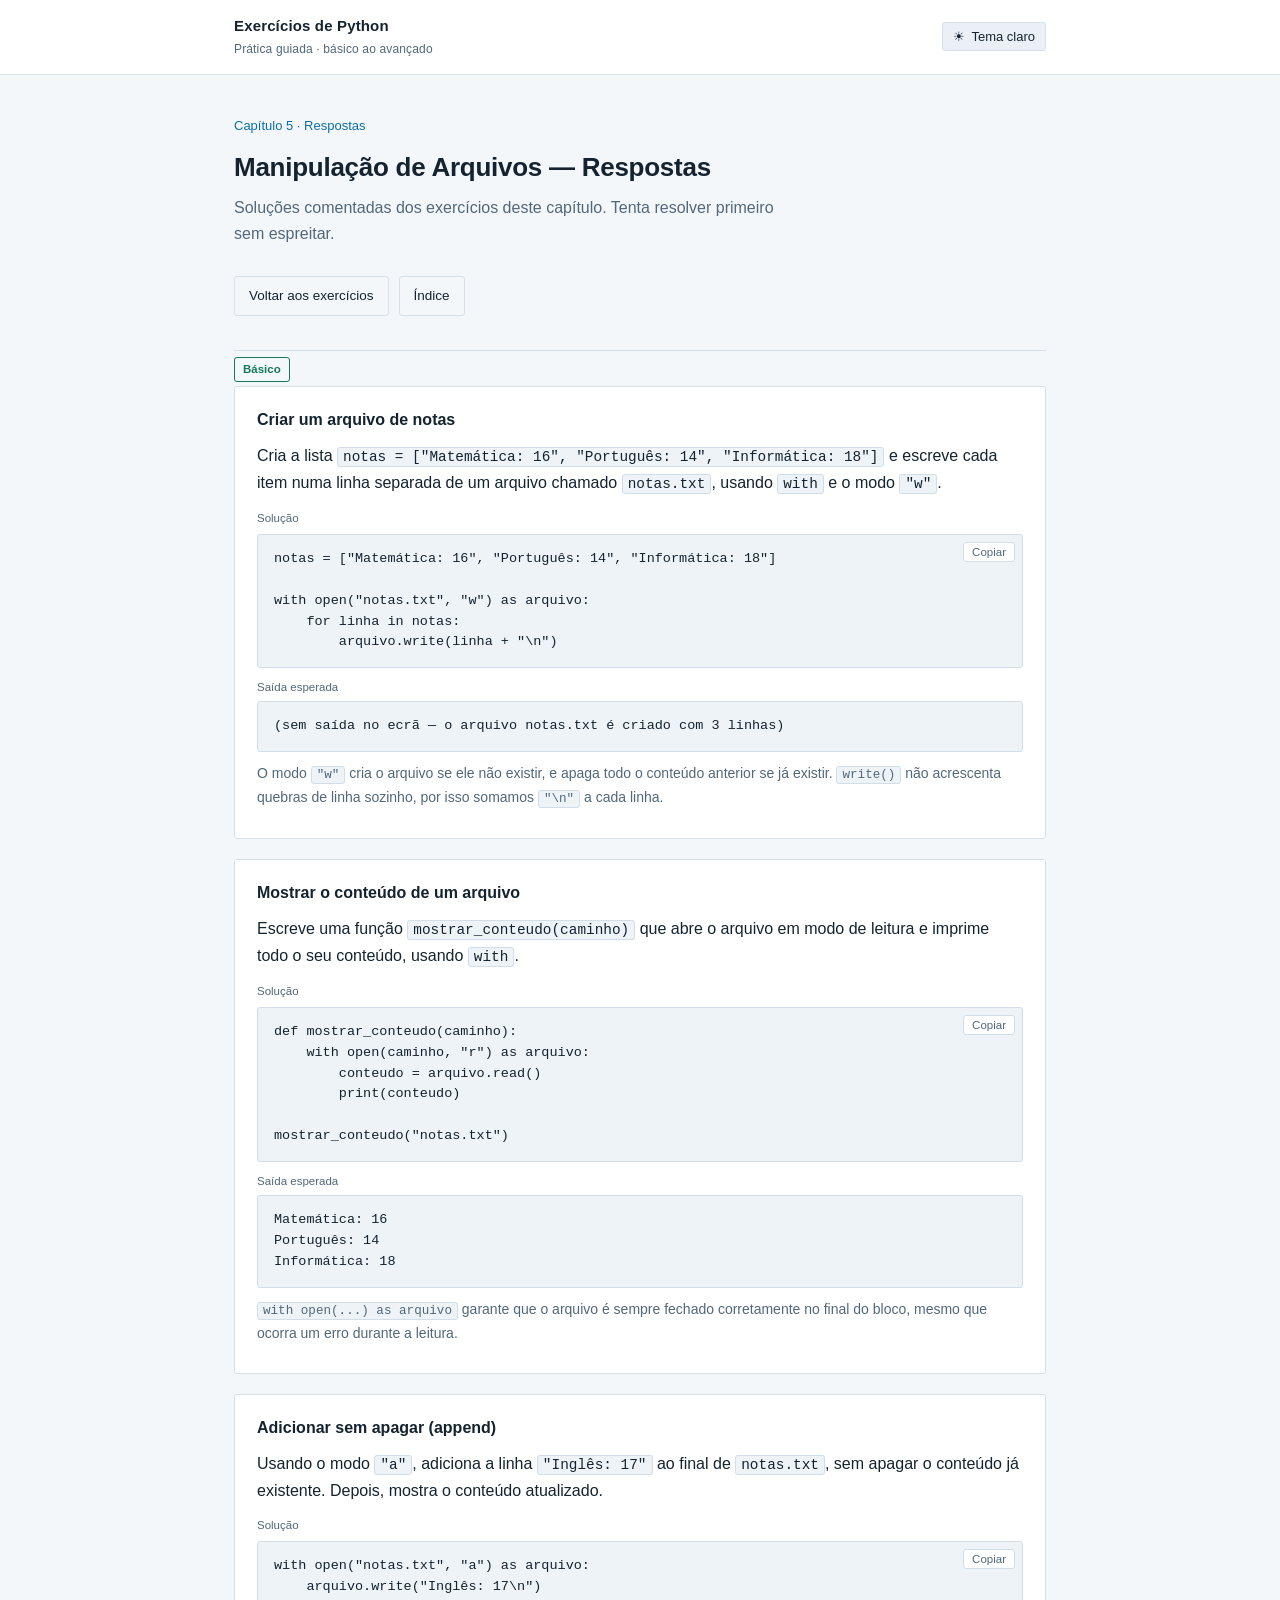
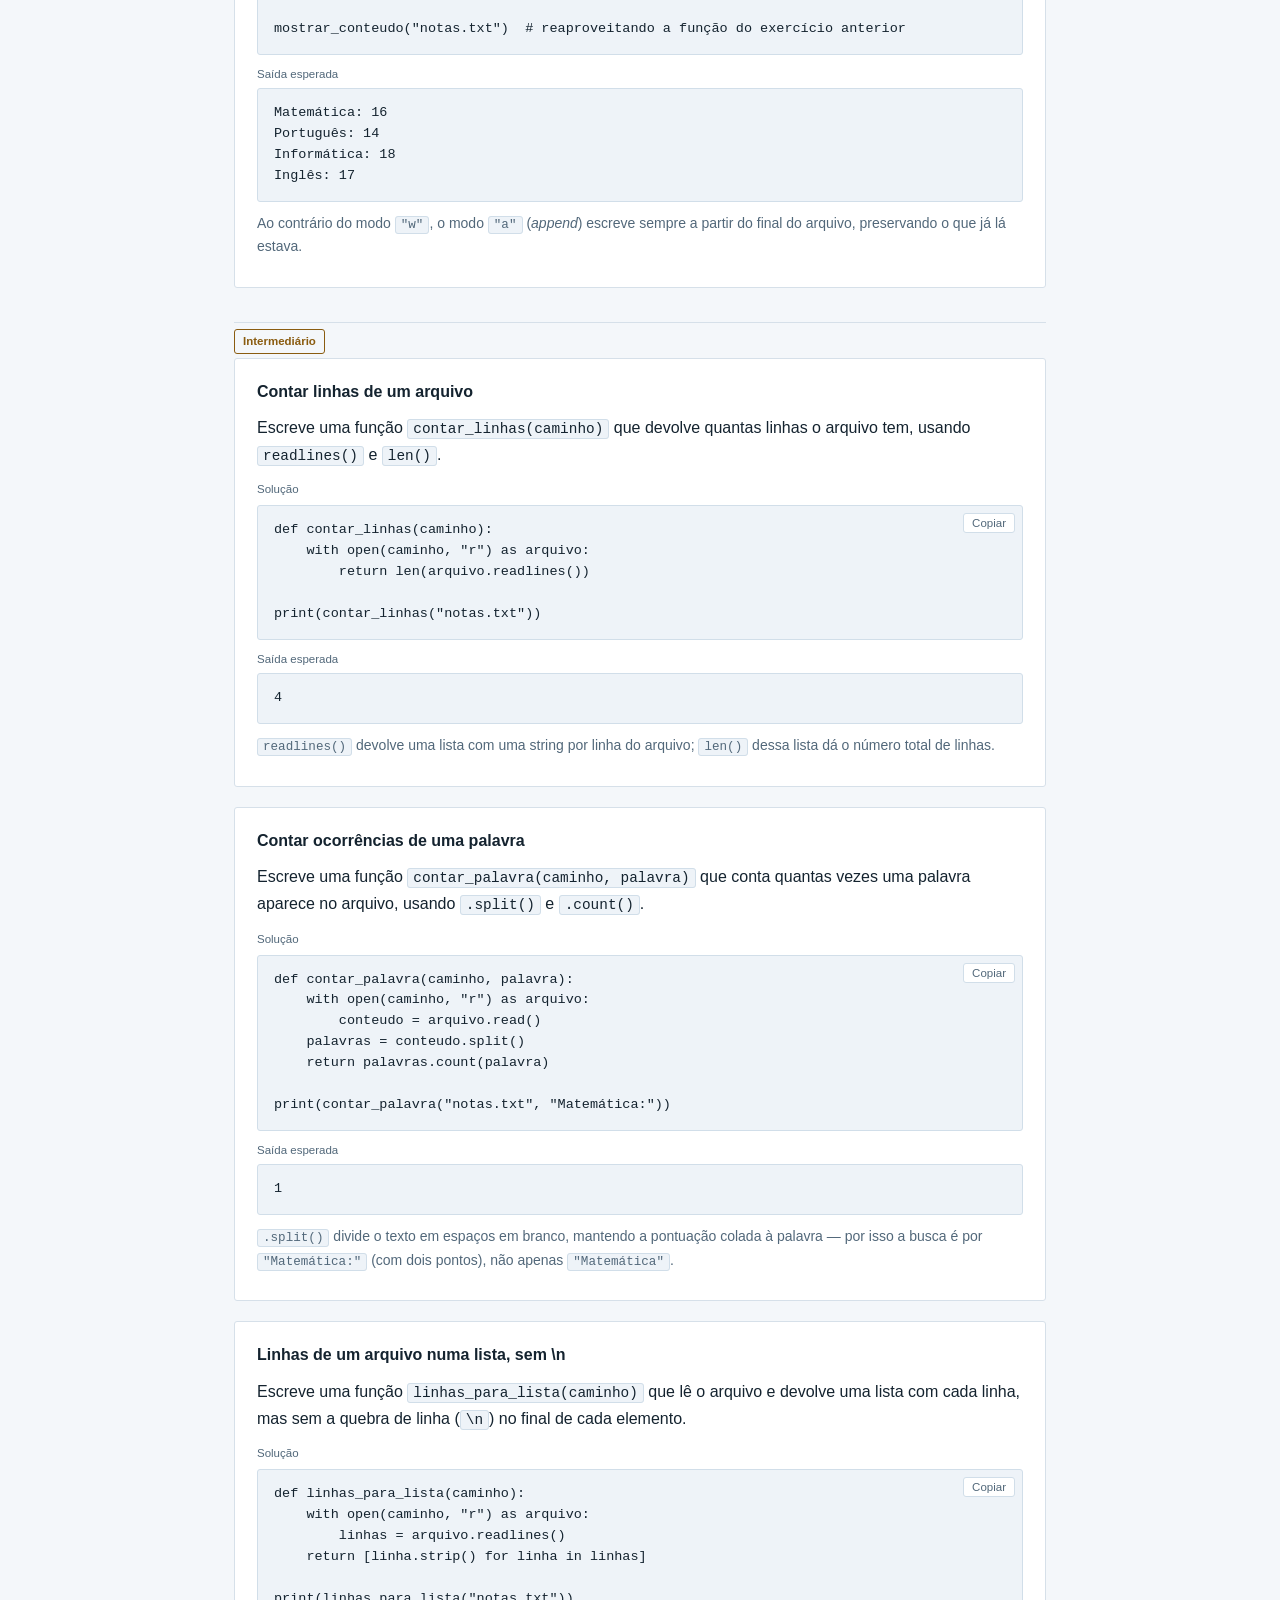
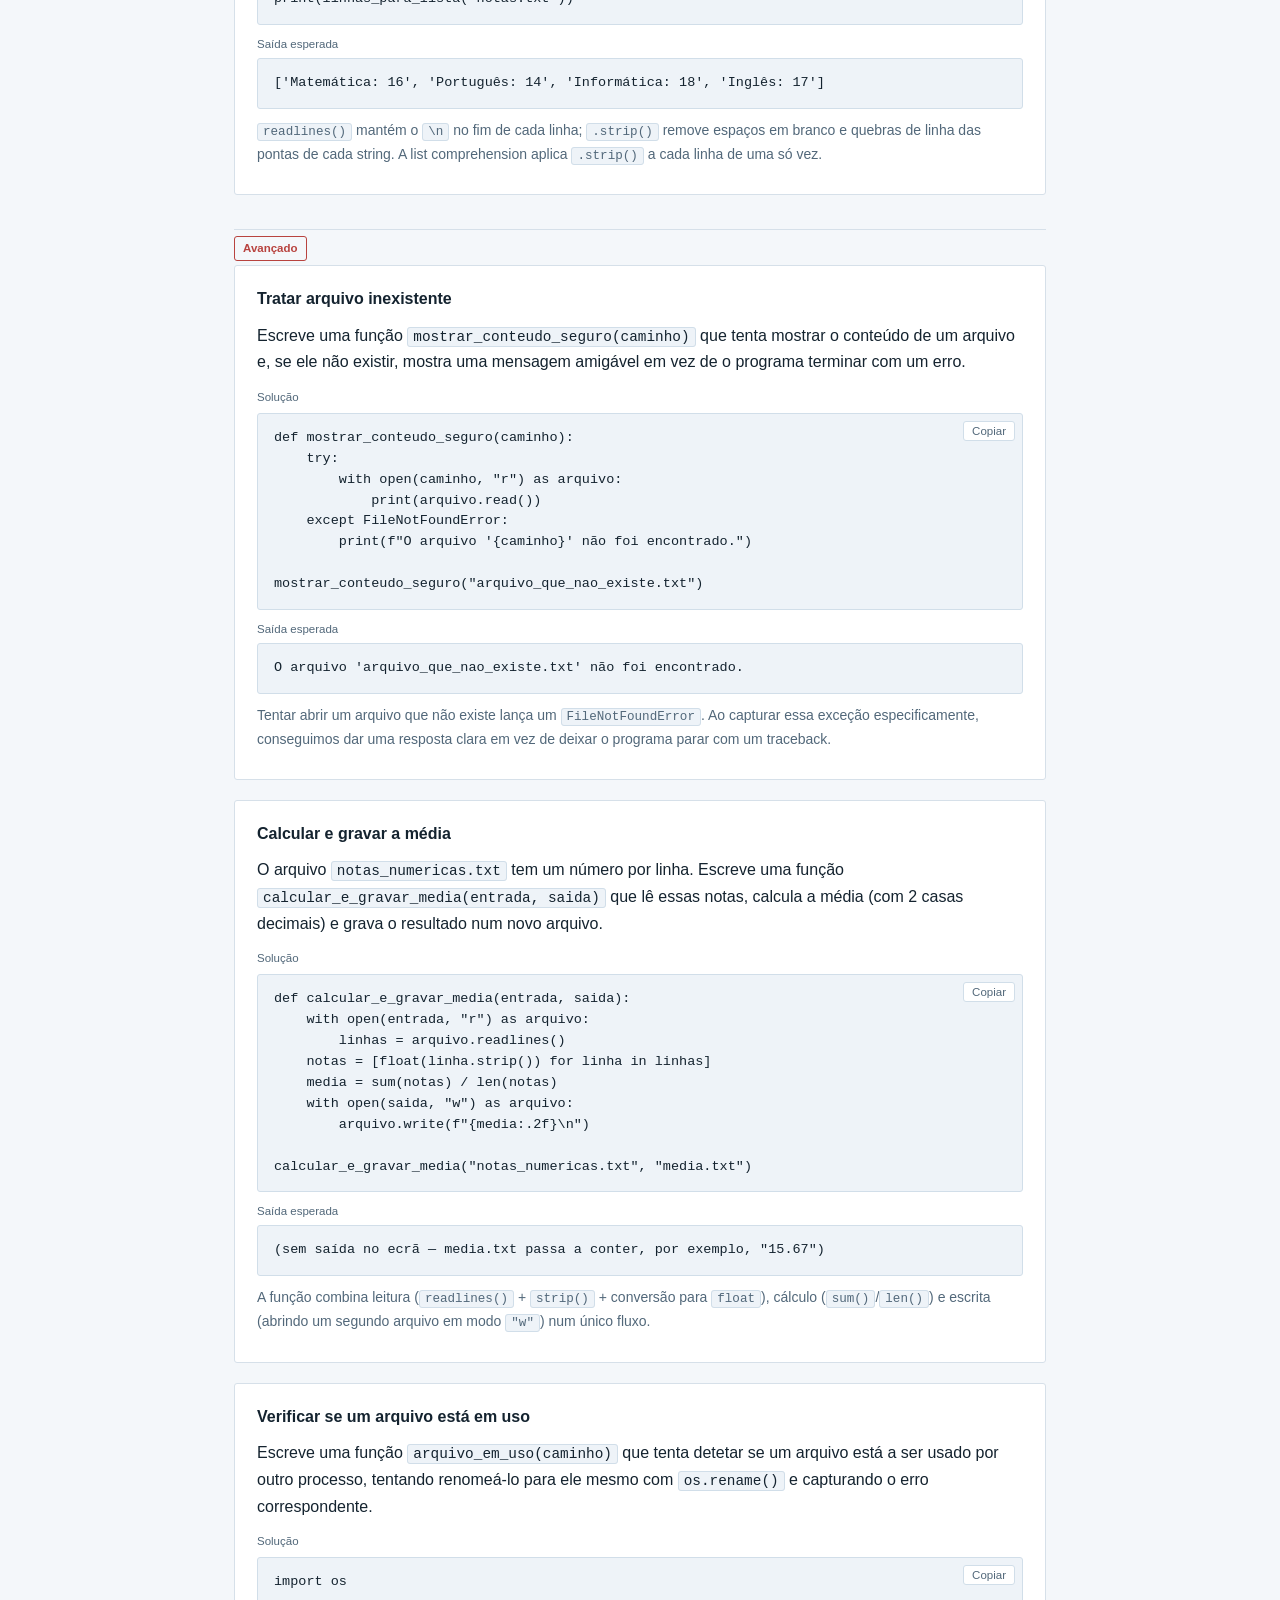
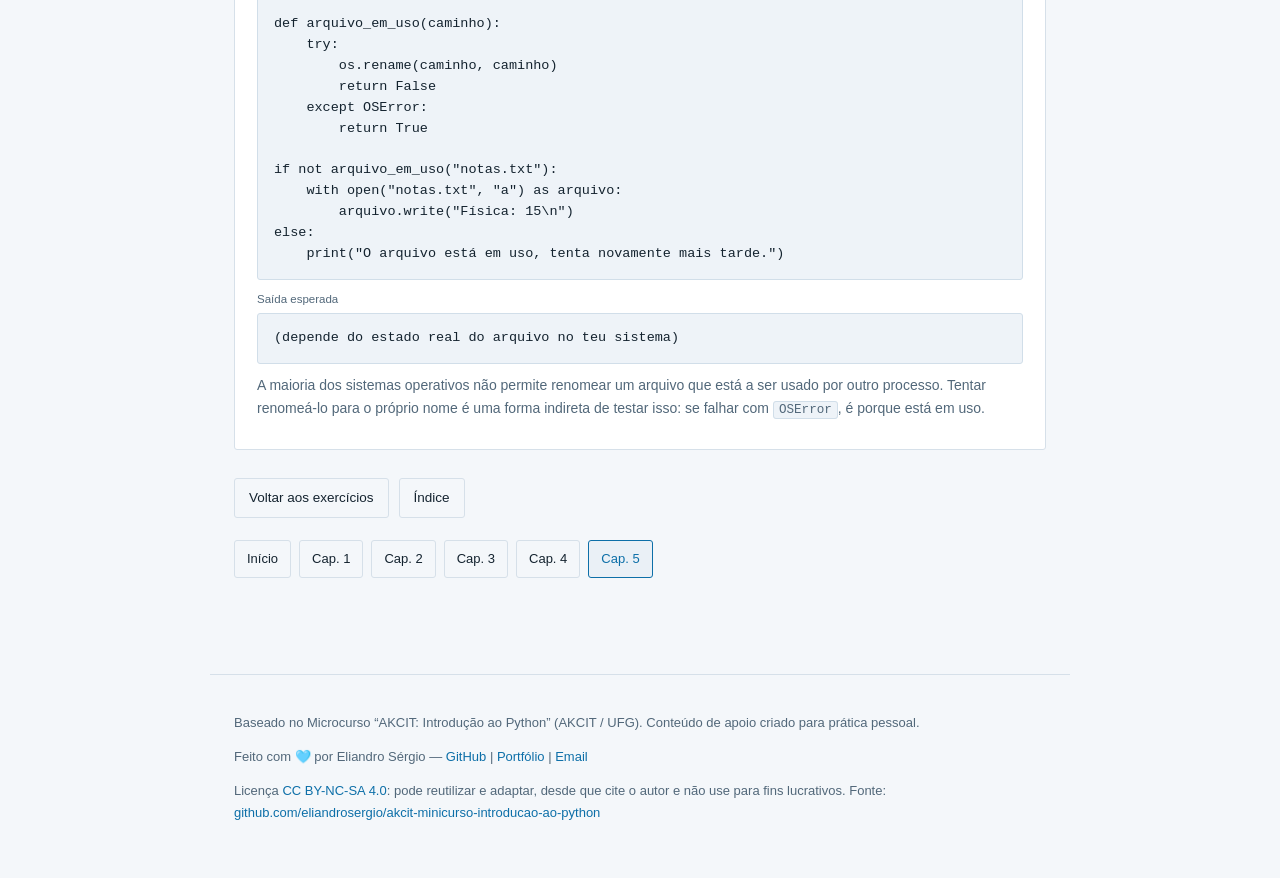
<file: my/web/exercicios-python/capitulo_005_respostas.html>
<!DOCTYPE html>
<html lang="pt" data-theme="dark">
<head>
<meta charset="UTF-8">
<meta name="viewport" content="width=device-width, initial-scale=1.0">
<title>Capítulo 5 — Respostas — Manipulação de Arquivos</title>
<link rel="stylesheet" href="assets/style.css">
</head>
<body>
<header class="topbar">
  <div class="topbar-inner">
    <div class="brand">
      <a href="index.html">Exercícios de Python</a>
      <small>Prática guiada · básico ao avançado</small>
    </div>
    <button class="toggle" type="button" data-theme-toggle>
      <span data-theme-icon>&#9789;</span>
      <span data-theme-label>Tema escuro</span>
    </button>
  </div>
</header>
<main>
<p class="page-kicker">Capítulo 5 &middot; Respostas</p>
<h1>Manipulação de Arquivos &mdash; Respostas</h1>
<p class="page-lede">Soluções comentadas dos exercícios deste capítulo. Tenta resolver primeiro sem espreitar.</p>
<div class="page-actions">
  <a href="capitulo_005_exercicios.html">Voltar aos exercícios</a>
  <a href="index.html">Índice</a>
</div>
<div class="level-section">
  <h2><span class="level level-basico">Básico</span></h2>
  <article class="exercise" id="ex-1">
  <div class="exercise-head">
    <h3>Criar um arquivo de notas</h3>
  </div>
  <div class="statement">
    <p>Cria a lista <code>notas = ["Matemática: 16", "Português: 14",
                "Informática: 18"]</code> e escreve cada item numa linha separada de um
                arquivo chamado <code>notas.txt</code>, usando <code>with</code> e o modo
                <code>"w"</code>.</p>
  </div>
  <p class="solution-label">Solução</p><div class="code-block"><pre><code>notas = ["Matemática: 16", "Português: 14", "Informática: 18"]

with open("notas.txt", "w") as arquivo:
    for linha in notas:
        arquivo.write(linha + "\n")</code></pre><button class="copy-btn" type="button">Copiar</button></div>
  <p class="output-label">Saída esperada</p><div class="code-block"><pre><code>(sem saída no ecrã — o arquivo notas.txt é criado com 3 linhas)</code></pre></div>
  <div class="explanation"><p>O modo <code>"w"</code> cria o arquivo se ele não existir, e apaga todo o
                conteúdo anterior se já existir. <code>write()</code> não acrescenta quebras de
                linha sozinho, por isso somamos <code>"\n"</code> a cada linha.</p></div>
</article>

<article class="exercise" id="ex-2">
  <div class="exercise-head">
    <h3>Mostrar o conteúdo de um arquivo</h3>
  </div>
  <div class="statement">
    <p>Escreve uma função <code>mostrar_conteudo(caminho)</code> que abre o
                arquivo em modo de leitura e imprime todo o seu conteúdo, usando
                <code>with</code>.</p>
  </div>
  <p class="solution-label">Solução</p><div class="code-block"><pre><code>def mostrar_conteudo(caminho):
    with open(caminho, "r") as arquivo:
        conteudo = arquivo.read()
        print(conteudo)

mostrar_conteudo("notas.txt")</code></pre><button class="copy-btn" type="button">Copiar</button></div>
  <p class="output-label">Saída esperada</p><div class="code-block"><pre><code>Matemática: 16
Português: 14
Informática: 18</code></pre></div>
  <div class="explanation"><p><code>with open(...) as arquivo</code> garante que o arquivo é sempre
                fechado corretamente no final do bloco, mesmo que ocorra um erro durante a
                leitura.</p></div>
</article>

<article class="exercise" id="ex-3">
  <div class="exercise-head">
    <h3>Adicionar sem apagar (append)</h3>
  </div>
  <div class="statement">
    <p>Usando o modo <code>"a"</code>, adiciona a linha <code>"Inglês: 17"</code>
                ao final de <code>notas.txt</code>, sem apagar o conteúdo já existente. Depois,
                mostra o conteúdo atualizado.</p>
  </div>
  <p class="solution-label">Solução</p><div class="code-block"><pre><code>with open("notas.txt", "a") as arquivo:
    arquivo.write("Inglês: 17\n")

mostrar_conteudo("notas.txt")  # reaproveitando a função do exercício anterior</code></pre><button class="copy-btn" type="button">Copiar</button></div>
  <p class="output-label">Saída esperada</p><div class="code-block"><pre><code>Matemática: 16
Português: 14
Informática: 18
Inglês: 17</code></pre></div>
  <div class="explanation"><p>Ao contrário do modo <code>"w"</code>, o modo <code>"a"</code>
                (<em>append</em>) escreve sempre a partir do final do arquivo, preservando o
                que já lá estava.</p></div>
</article>

</div><div class="level-section">
  <h2><span class="level level-intermediario">Intermediário</span></h2>
  <article class="exercise" id="ex-1">
  <div class="exercise-head">
    <h3>Contar linhas de um arquivo</h3>
  </div>
  <div class="statement">
    <p>Escreve uma função <code>contar_linhas(caminho)</code> que devolve quantas
                linhas o arquivo tem, usando <code>readlines()</code> e <code>len()</code>.</p>
  </div>
  <p class="solution-label">Solução</p><div class="code-block"><pre><code>def contar_linhas(caminho):
    with open(caminho, "r") as arquivo:
        return len(arquivo.readlines())

print(contar_linhas("notas.txt"))</code></pre><button class="copy-btn" type="button">Copiar</button></div>
  <p class="output-label">Saída esperada</p><div class="code-block"><pre><code>4</code></pre></div>
  <div class="explanation"><p><code>readlines()</code> devolve uma lista com uma string por linha do
                arquivo; <code>len()</code> dessa lista dá o número total de linhas.</p></div>
</article>

<article class="exercise" id="ex-2">
  <div class="exercise-head">
    <h3>Contar ocorrências de uma palavra</h3>
  </div>
  <div class="statement">
    <p>Escreve uma função <code>contar_palavra(caminho, palavra)</code> que conta
                quantas vezes uma palavra aparece no arquivo, usando <code>.split()</code> e
                <code>.count()</code>.</p>
  </div>
  <p class="solution-label">Solução</p><div class="code-block"><pre><code>def contar_palavra(caminho, palavra):
    with open(caminho, "r") as arquivo:
        conteudo = arquivo.read()
    palavras = conteudo.split()
    return palavras.count(palavra)

print(contar_palavra("notas.txt", "Matemática:"))</code></pre><button class="copy-btn" type="button">Copiar</button></div>
  <p class="output-label">Saída esperada</p><div class="code-block"><pre><code>1</code></pre></div>
  <div class="explanation"><p><code>.split()</code> divide o texto em espaços em branco, mantendo a
                pontuação colada à palavra &mdash; por isso a busca é por
                <code>"Matemática:"</code> (com dois pontos), não apenas
                <code>"Matemática"</code>.</p></div>
</article>

<article class="exercise" id="ex-3">
  <div class="exercise-head">
    <h3>Linhas de um arquivo numa lista, sem \n</h3>
  </div>
  <div class="statement">
    <p>Escreve uma função <code>linhas_para_lista(caminho)</code> que lê o arquivo
                e devolve uma lista com cada linha, mas sem a quebra de linha
                (<code>\n</code>) no final de cada elemento.</p>
  </div>
  <p class="solution-label">Solução</p><div class="code-block"><pre><code>def linhas_para_lista(caminho):
    with open(caminho, "r") as arquivo:
        linhas = arquivo.readlines()
    return [linha.strip() for linha in linhas]

print(linhas_para_lista("notas.txt"))</code></pre><button class="copy-btn" type="button">Copiar</button></div>
  <p class="output-label">Saída esperada</p><div class="code-block"><pre><code>['Matemática: 16', 'Português: 14', 'Informática: 18', 'Inglês: 17']</code></pre></div>
  <div class="explanation"><p><code>readlines()</code> mantém o <code>\n</code> no fim de cada linha;
                <code>.strip()</code> remove espaços em branco e quebras de linha das pontas de
                cada string. A list comprehension aplica <code>.strip()</code> a cada linha de
                uma só vez.</p></div>
</article>

</div><div class="level-section">
  <h2><span class="level level-avancado">Avançado</span></h2>
  <article class="exercise" id="ex-1">
  <div class="exercise-head">
    <h3>Tratar arquivo inexistente</h3>
  </div>
  <div class="statement">
    <p>Escreve uma função <code>mostrar_conteudo_seguro(caminho)</code> que tenta
                mostrar o conteúdo de um arquivo e, se ele não existir, mostra uma mensagem
                amigável em vez de o programa terminar com um erro.</p>
  </div>
  <p class="solution-label">Solução</p><div class="code-block"><pre><code>def mostrar_conteudo_seguro(caminho):
    try:
        with open(caminho, "r") as arquivo:
            print(arquivo.read())
    except FileNotFoundError:
        print(f"O arquivo '{caminho}' não foi encontrado.")

mostrar_conteudo_seguro("arquivo_que_nao_existe.txt")</code></pre><button class="copy-btn" type="button">Copiar</button></div>
  <p class="output-label">Saída esperada</p><div class="code-block"><pre><code>O arquivo 'arquivo_que_nao_existe.txt' não foi encontrado.</code></pre></div>
  <div class="explanation"><p>Tentar abrir um arquivo que não existe lança um <code>FileNotFoundError</code>.
                Ao capturar essa exceção especificamente, conseguimos dar uma resposta clara
                em vez de deixar o programa parar com um traceback.</p></div>
</article>

<article class="exercise" id="ex-2">
  <div class="exercise-head">
    <h3>Calcular e gravar a média</h3>
  </div>
  <div class="statement">
    <p>O arquivo <code>notas_numericas.txt</code> tem um número por linha. Escreve
                uma função <code>calcular_e_gravar_media(entrada, saida)</code> que lê essas
                notas, calcula a média (com 2 casas decimais) e grava o resultado num novo
                arquivo.</p>
  </div>
  <p class="solution-label">Solução</p><div class="code-block"><pre><code>def calcular_e_gravar_media(entrada, saida):
    with open(entrada, "r") as arquivo:
        linhas = arquivo.readlines()
    notas = [float(linha.strip()) for linha in linhas]
    media = sum(notas) / len(notas)
    with open(saida, "w") as arquivo:
        arquivo.write(f"{media:.2f}\n")

calcular_e_gravar_media("notas_numericas.txt", "media.txt")</code></pre><button class="copy-btn" type="button">Copiar</button></div>
  <p class="output-label">Saída esperada</p><div class="code-block"><pre><code>(sem saída no ecrã — media.txt passa a conter, por exemplo, "15.67")</code></pre></div>
  <div class="explanation"><p>A função combina leitura (<code>readlines()</code> + <code>strip()</code> +
                conversão para <code>float</code>), cálculo (<code>sum()</code>/<code>len()</code>)
                e escrita (abrindo um segundo arquivo em modo <code>"w"</code>) num único
                fluxo.</p></div>
</article>

<article class="exercise" id="ex-3">
  <div class="exercise-head">
    <h3>Verificar se um arquivo está em uso</h3>
  </div>
  <div class="statement">
    <p>Escreve uma função <code>arquivo_em_uso(caminho)</code> que tenta detetar
                se um arquivo está a ser usado por outro processo, tentando renomeá-lo para ele
                mesmo com <code>os.rename()</code> e capturando o erro correspondente.</p>
  </div>
  <p class="solution-label">Solução</p><div class="code-block"><pre><code>import os

def arquivo_em_uso(caminho):
    try:
        os.rename(caminho, caminho)
        return False
    except OSError:
        return True

if not arquivo_em_uso("notas.txt"):
    with open("notas.txt", "a") as arquivo:
        arquivo.write("Física: 15\n")
else:
    print("O arquivo está em uso, tenta novamente mais tarde.")</code></pre><button class="copy-btn" type="button">Copiar</button></div>
  <p class="output-label">Saída esperada</p><div class="code-block"><pre><code>(depende do estado real do arquivo no teu sistema)</code></pre></div>
  <div class="explanation"><p>A maioria dos sistemas operativos não permite renomear um arquivo que está
                a ser usado por outro processo. Tentar renomeá-lo para o próprio nome é uma
                forma indireta de testar isso: se falhar com <code>OSError</code>, é porque
                está em uso.</p></div>
</article>

</div>
<div class="page-actions">
  <a href="capitulo_005_exercicios.html">Voltar aos exercícios</a>
  <a href="index.html">Índice</a>
</div>

<nav class="chapter-nav" aria-label="Capítulos">
<a href="index.html">Início</a>
<a href="capitulo_001_exercicios.html">Cap. 1</a>
<a href="capitulo_002_exercicios.html">Cap. 2</a>
<a href="capitulo_003_exercicios.html">Cap. 3</a>
<a href="capitulo_004_exercicios.html">Cap. 4</a>
<a href="capitulo_005_exercicios.html" class="current">Cap. 5</a>


</nav>
</main>
<footer>
  <p>Baseado no Microcurso &ldquo;AKCIT: Introdução ao Python&rdquo; (AKCIT / UFG). Conteúdo de apoio criado para prática pessoal.</p>
  <p>
    Feito com 🩵️ por Eliandro Sérgio &mdash;
    <a href="https://github.com/eliandrosergio">GitHub</a> |
    <a href="https://eliandro.ngolabyte.ao">Portfólio</a> |
    <a href="mailto:eliandrosergio42@gmail.com">Email</a>
  </p>
  <p>
    Licença <a href="https://creativecommons.org/licenses/by-nc-sa/4.0/deed.pt-br">CC BY-NC-SA 4.0</a>: pode reutilizar e adaptar, desde que cite o autor e não use para fins lucrativos. Fonte:
    <a href="https://github.com/eliandrosergio/akcit-minicurso-introducao-ao-python">github.com/eliandrosergio/akcit-minicurso-introducao-ao-python</a>
  </p>
</footer>
<script src="assets/theme.js"></script>
</body>
</html>
</file>
<file: my/web/exercicios-python/assets/style.css>
/* ---------------------------------------------------------
   Exercícios de Python — folha de estilos partilhada
   Tema escuro (por defeito) / claro, minimalista, sem gradientes
--------------------------------------------------------- */

:root{
  --bg: #0b1420;
  --surface: #101d2e;
  --surface-2: #0d1826;
  --border: #1f3247;
  --text: #e4ecf5;
  --text-muted: #8fa3b8;
  --accent: #5db8ff;
  --accent-strong: #8fd0ff;
  --accent-text: #06121e;
  --good: #4fd1a5;
  --warn: #f2b95c;
  --bad: #ef8686;
  --code-bg: #0a1420;
  --code-border: #1c2e42;
  --focus: #5db8ff;
  --radius: 3px;
  --serif-line: 1.65;
}

:root[data-theme="light"]{
  --bg: #f4f7fa;
  --surface: #ffffff;
  --surface-2: #eaf0f6;
  --border: #d6e0e9;
  --text: #14232f;
  --text-muted: #52687a;
  --accent: #0d6fa8;
  --accent-strong: #075782;
  --accent-text: #ffffff;
  --good: #157a5c;
  --warn: #8a5c10;
  --bad: #b8433f;
  --code-bg: #eef3f8;
  --code-border: #d1dee9;
  --focus: #0d6fa8;
}

*, *::before, *::after{ box-sizing: border-box; }

html{ color-scheme: dark; }
html[data-theme="light"]{ color-scheme: light; }

body{
  margin: 0;
  background: var(--bg);
  color: var(--text);
  font-family: -apple-system, "Segoe UI", Roboto, "Helvetica Neue", Arial, sans-serif;
  line-height: var(--serif-line);
  font-size: 16px;
  -webkit-font-smoothing: antialiased;
}

::selection{ background: var(--accent); color: var(--accent-text); }

a{ color: var(--accent); text-decoration: none; }
a:hover{ text-decoration: underline; }
a:focus-visible, button:focus-visible, .toggle:focus-visible{
  outline: 2px solid var(--focus);
  outline-offset: 2px;
}

code, pre, .mono{
  font-family: ui-monospace, "Cascadia Code", "Fira Code", Consolas, "SFMono-Regular", Menlo, monospace;
}

/* ---------- layout shell ---------- */

.topbar{
  border-bottom: 1px solid var(--border);
  background: var(--surface);
}
.topbar-inner{
  max-width: 860px;
  margin: 0 auto;
  padding: 14px 24px;
  display: flex;
  align-items: center;
  justify-content: space-between;
  gap: 16px;
}
.brand{
  font-weight: 600;
  font-size: 15px;
  letter-spacing: 0.01em;
  color: var(--text);
}
.brand small{
  display: block;
  font-weight: 400;
  font-size: 12px;
  color: var(--text-muted);
  margin-top: 1px;
}
.brand a{ color: inherit; }
.brand a:hover{ text-decoration: none; color: var(--accent); }

.crumbs{
  font-size: 13px;
  color: var(--text-muted);
}
.crumbs a{ color: var(--text-muted); }
.crumbs a:hover{ color: var(--accent); }

main{
  max-width: 860px;
  margin: 0 auto;
  padding: 40px 24px 96px;
}

footer{
  max-width: 860px;
  margin: 0 auto;
  padding: 24px 24px 56px;
  color: var(--text-muted);
  font-size: 13px;
  border-top: 1px solid var(--border);
}

/* ---------- theme toggle ---------- */

.toggle{
  border: 1px solid var(--border);
  background: var(--surface-2);
  color: var(--text);
  border-radius: var(--radius);
  padding: 6px 10px;
  font-size: 13px;
  cursor: pointer;
  display: inline-flex;
  align-items: center;
  gap: 6px;
}
.toggle:hover{ border-color: var(--accent); color: var(--accent); }

/* ---------- headings & text ---------- */

h1{
  font-size: 26px;
  margin: 0 0 6px;
  letter-spacing: -0.01em;
}
h2{
  font-size: 19px;
  margin: 0 0 4px;
}
.page-kicker{
  font-size: 13px;
  color: var(--accent);
  margin: 0 0 10px;
}
.page-lede{
  color: var(--text-muted);
  max-width: 62ch;
  margin: 0 0 8px;
}

.chapter-nav{
  display: flex;
  flex-wrap: wrap;
  gap: 8px;
  margin: 22px 0 0;
}
.chapter-nav a{
  border: 1px solid var(--border);
  border-radius: var(--radius);
  padding: 7px 12px;
  font-size: 13px;
  color: var(--text);
}
.chapter-nav a:hover{
  border-color: var(--accent);
  color: var(--accent);
  text-decoration: none;
}
.chapter-nav a.current{
  border-color: var(--accent);
  color: var(--accent);
  background: var(--surface-2);
}

/* ---------- index / chapter cards ---------- */

.chapter-list{
  margin-top: 28px;
  display: flex;
  flex-direction: column;
  gap: 14px;
}
.chapter-card{
  border: 1px solid var(--border);
  border-radius: var(--radius);
  background: var(--surface);
  padding: 18px 20px;
}
.chapter-card .num{
  color: var(--text-muted);
  font-size: 13px;
  font-family: ui-monospace, monospace;
}
.chapter-card h2{ margin: 2px 0 6px; }
.chapter-card p{
  color: var(--text-muted);
  margin: 0 0 12px;
  max-width: 68ch;
}
.chapter-card .links{
  display: flex;
  gap: 10px;
  flex-wrap: wrap;
}
.chapter-card .links a{
  font-size: 13px;
  border: 1px solid var(--border);
  border-radius: var(--radius);
  padding: 6px 11px;
}
.chapter-card .links a:hover{
  border-color: var(--accent);
  text-decoration: none;
  color: var(--accent);
}
.chapter-card .links a.primary{
  background: var(--accent);
  border-color: var(--accent);
  color: var(--accent-text);
}
.chapter-card .links a.primary:hover{
  color: var(--accent-text);
  opacity: 0.9;
}

.notice{
  border: 1px solid var(--border);
  border-left: 3px solid var(--accent);
  background: var(--surface);
  border-radius: var(--radius);
  padding: 14px 16px;
  color: var(--text-muted);
  font-size: 14px;
  margin: 24px 0;
}
.notice strong{ color: var(--text); }

/* ---------- exercise blocks ---------- */

.exercise{
  border: 1px solid var(--border);
  border-radius: var(--radius);
  background: var(--surface);
  padding: 20px 22px;
  margin: 0 0 20px;
}
.exercise-head{
  display: flex;
  align-items: baseline;
  justify-content: space-between;
  gap: 12px;
  margin-bottom: 10px;
}
.exercise-head h3{
  font-size: 16px;
  margin: 0;
}
.exercise-num{ color: var(--text-muted); font-family: ui-monospace, monospace; }

.level{
  display: inline-block;
  font-size: 11.5px;
  border: 1px solid var(--border);
  border-radius: var(--radius);
  padding: 2px 8px;
  white-space: nowrap;
}
.level-basico{ color: var(--good); border-color: var(--good); }
.level-intermediario{ color: var(--warn); border-color: var(--warn); }
.level-avancado{ color: var(--bad); border-color: var(--bad); }

.level-section{
  margin: 34px 0 16px;
  padding-top: 6px;
  border-top: 1px solid var(--border);
}
.level-section:first-of-type{ border-top: none; margin-top: 18px; }
.level-section h2{
  display: flex;
  align-items: center;
  gap: 10px;
}

.statement{ margin: 0 0 12px; }
.statement p{ margin: 0 0 10px; }
.statement ul, .statement ol{ margin: 0 0 10px 20px; padding: 0; }

pre{
  background: var(--code-bg);
  border: 1px solid var(--code-border);
  border-radius: var(--radius);
  padding: 14px 16px;
  overflow-x: auto;
  font-size: 13.5px;
  line-height: 1.55;
  margin: 0 0 10px;
  position: relative;
}
pre code{ background: none; padding: 0; }
code:not(pre code){
  background: var(--code-bg);
  border: 1px solid var(--code-border);
  border-radius: 3px;
  padding: 1px 5px;
  font-size: 0.9em;
}

.code-block{ position: relative; }
.copy-btn{
  position: absolute;
  top: 8px;
  right: 8px;
  font-size: 11.5px;
  border: 1px solid var(--code-border);
  background: var(--surface);
  color: var(--text-muted);
  border-radius: var(--radius);
  padding: 3px 8px;
  cursor: pointer;
}
.copy-btn:hover{ color: var(--accent); border-color: var(--accent); }

.hint{
  margin-top: 10px;
}
.hint summary{
  cursor: pointer;
  font-size: 13px;
  color: var(--accent);
  user-select: none;
}
.hint summary:hover{ color: var(--accent-strong); }
.hint-body{
  margin-top: 8px;
  color: var(--text-muted);
  font-size: 14px;
}

.solution-label{
  font-size: 11.5px;
  color: var(--text-muted);
  text-transform: none;
  margin: 0 0 6px;
}
.explanation{
  margin-top: 10px;
  color: var(--text-muted);
  font-size: 14px;
}
.explanation p{ margin: 0 0 8px; }

.output-label{
  font-size: 11.5px;
  color: var(--text-muted);
  margin: 10px 0 4px;
}

.page-actions{
  display: flex;
  gap: 10px;
  margin: 28px 0 8px;
  flex-wrap: wrap;
}
.page-actions a{
  border: 1px solid var(--border);
  border-radius: var(--radius);
  padding: 8px 14px;
  font-size: 13.5px;
  color: var(--text);
}
.page-actions a:hover{
  border-color: var(--accent);
  color: var(--accent);
  text-decoration: none;
}
.page-actions a.primary{
  background: var(--accent);
  border-color: var(--accent);
  color: var(--accent-text);
}
.page-actions a.primary:hover{ color: var(--accent-text); opacity: 0.9; }

@media (max-width: 600px){
  .topbar-inner{ flex-direction: column; align-items: flex-start; gap: 8px; }
  main{ padding: 28px 16px 72px; }
  .exercise{ padding: 16px; }
}

@media (prefers-reduced-motion: reduce){
  *{ transition: none !important; }
}
</file>
